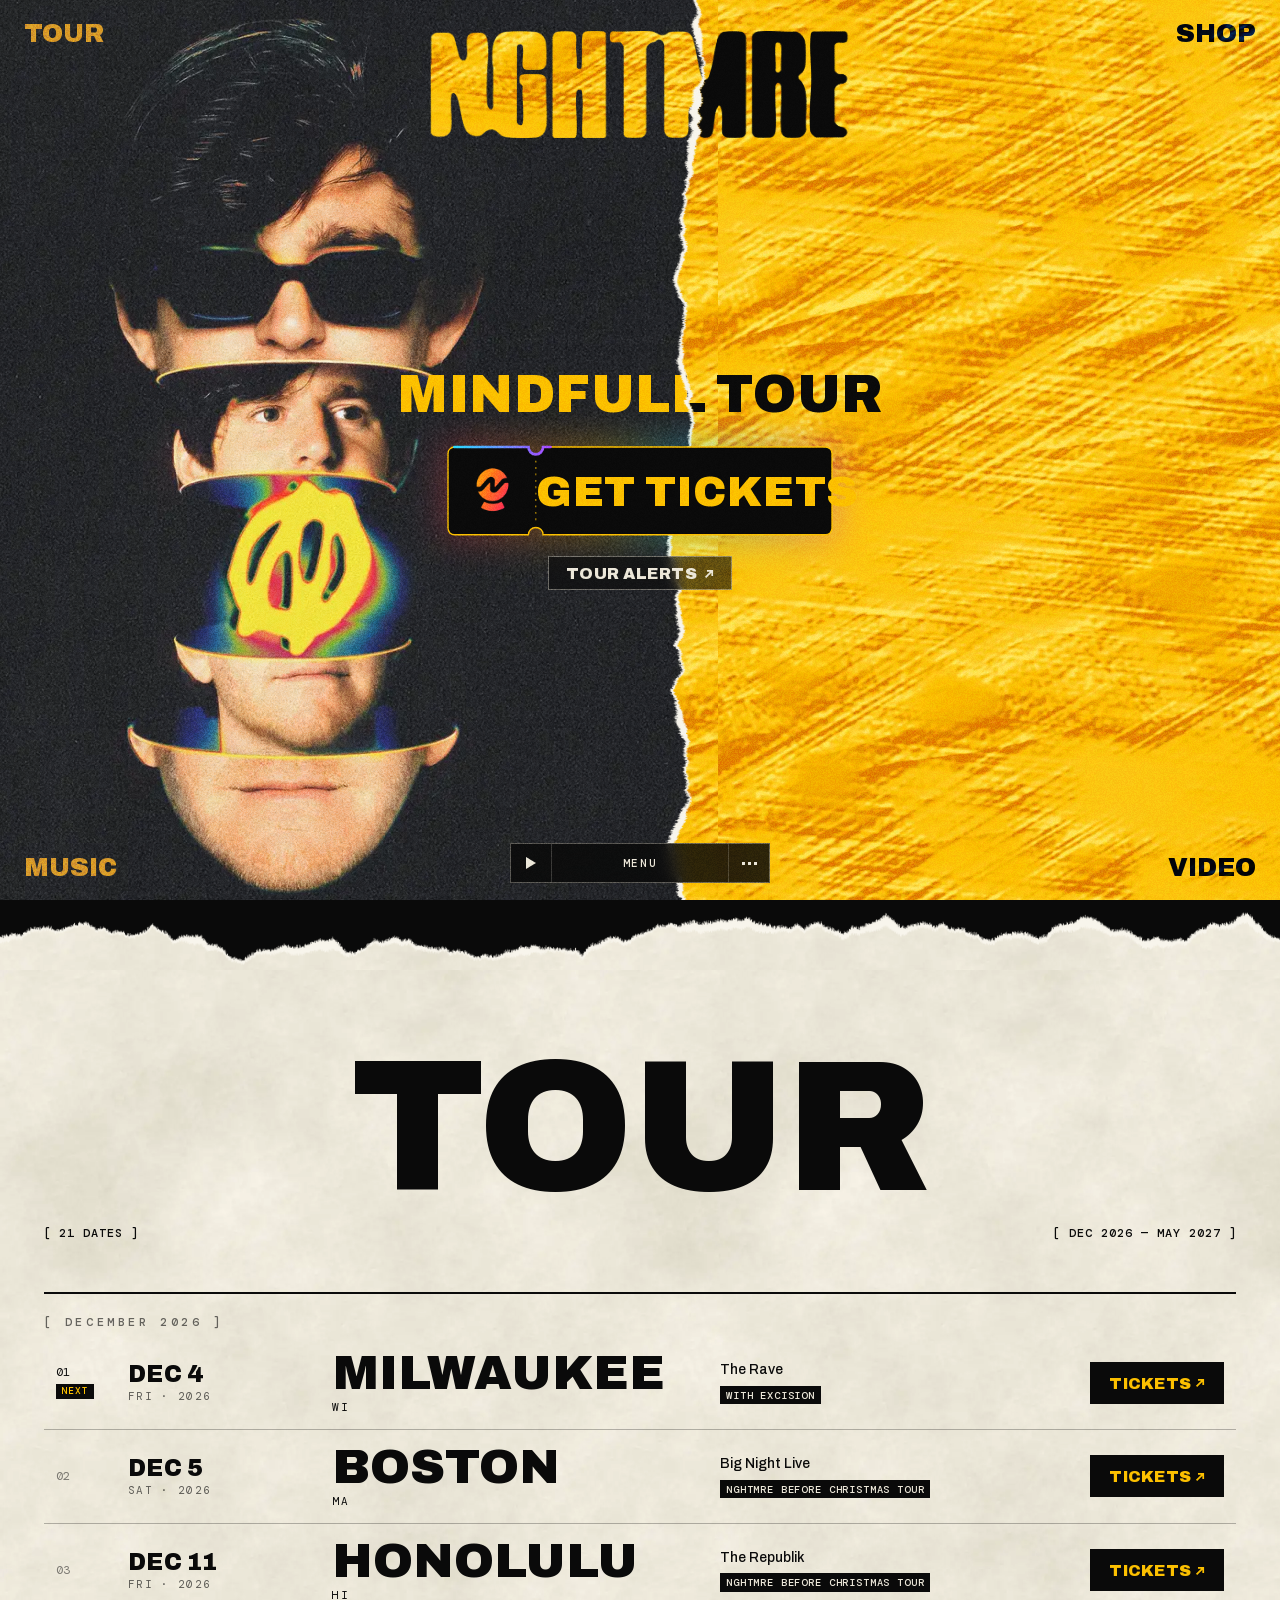
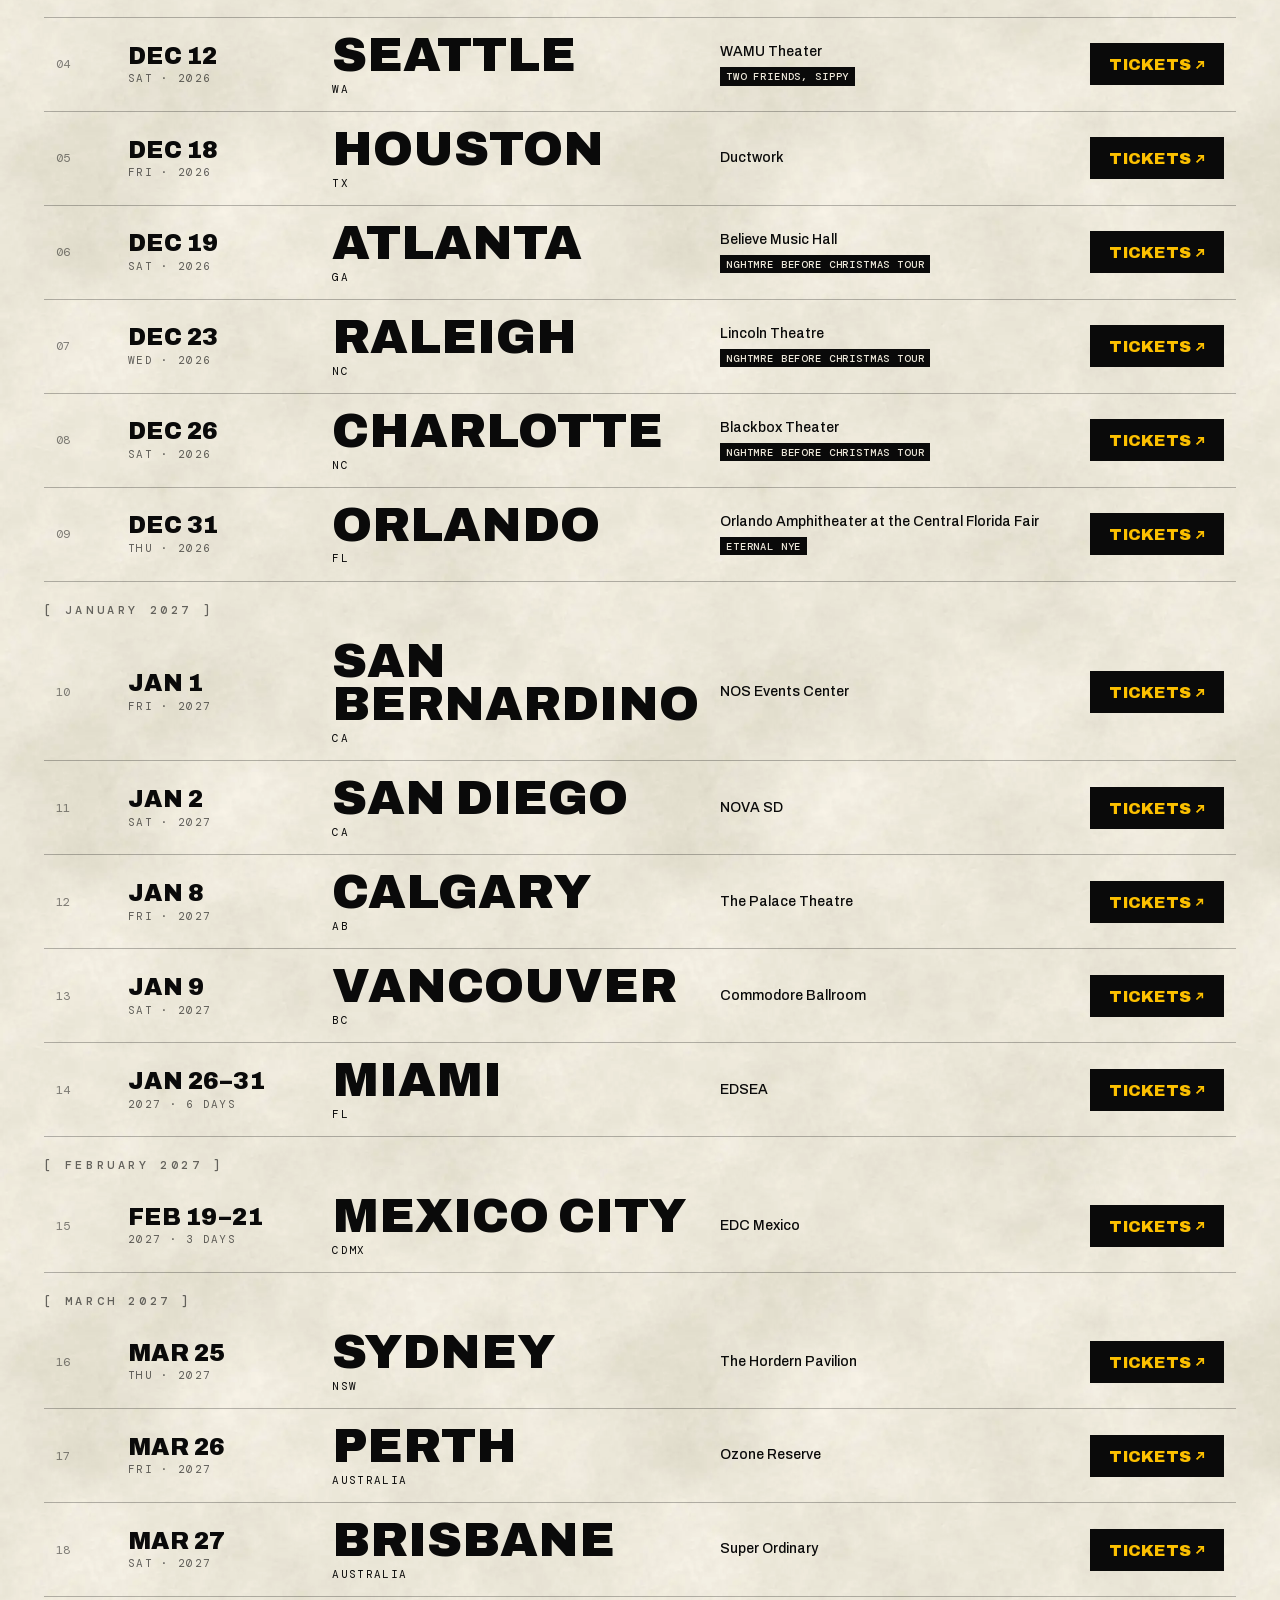
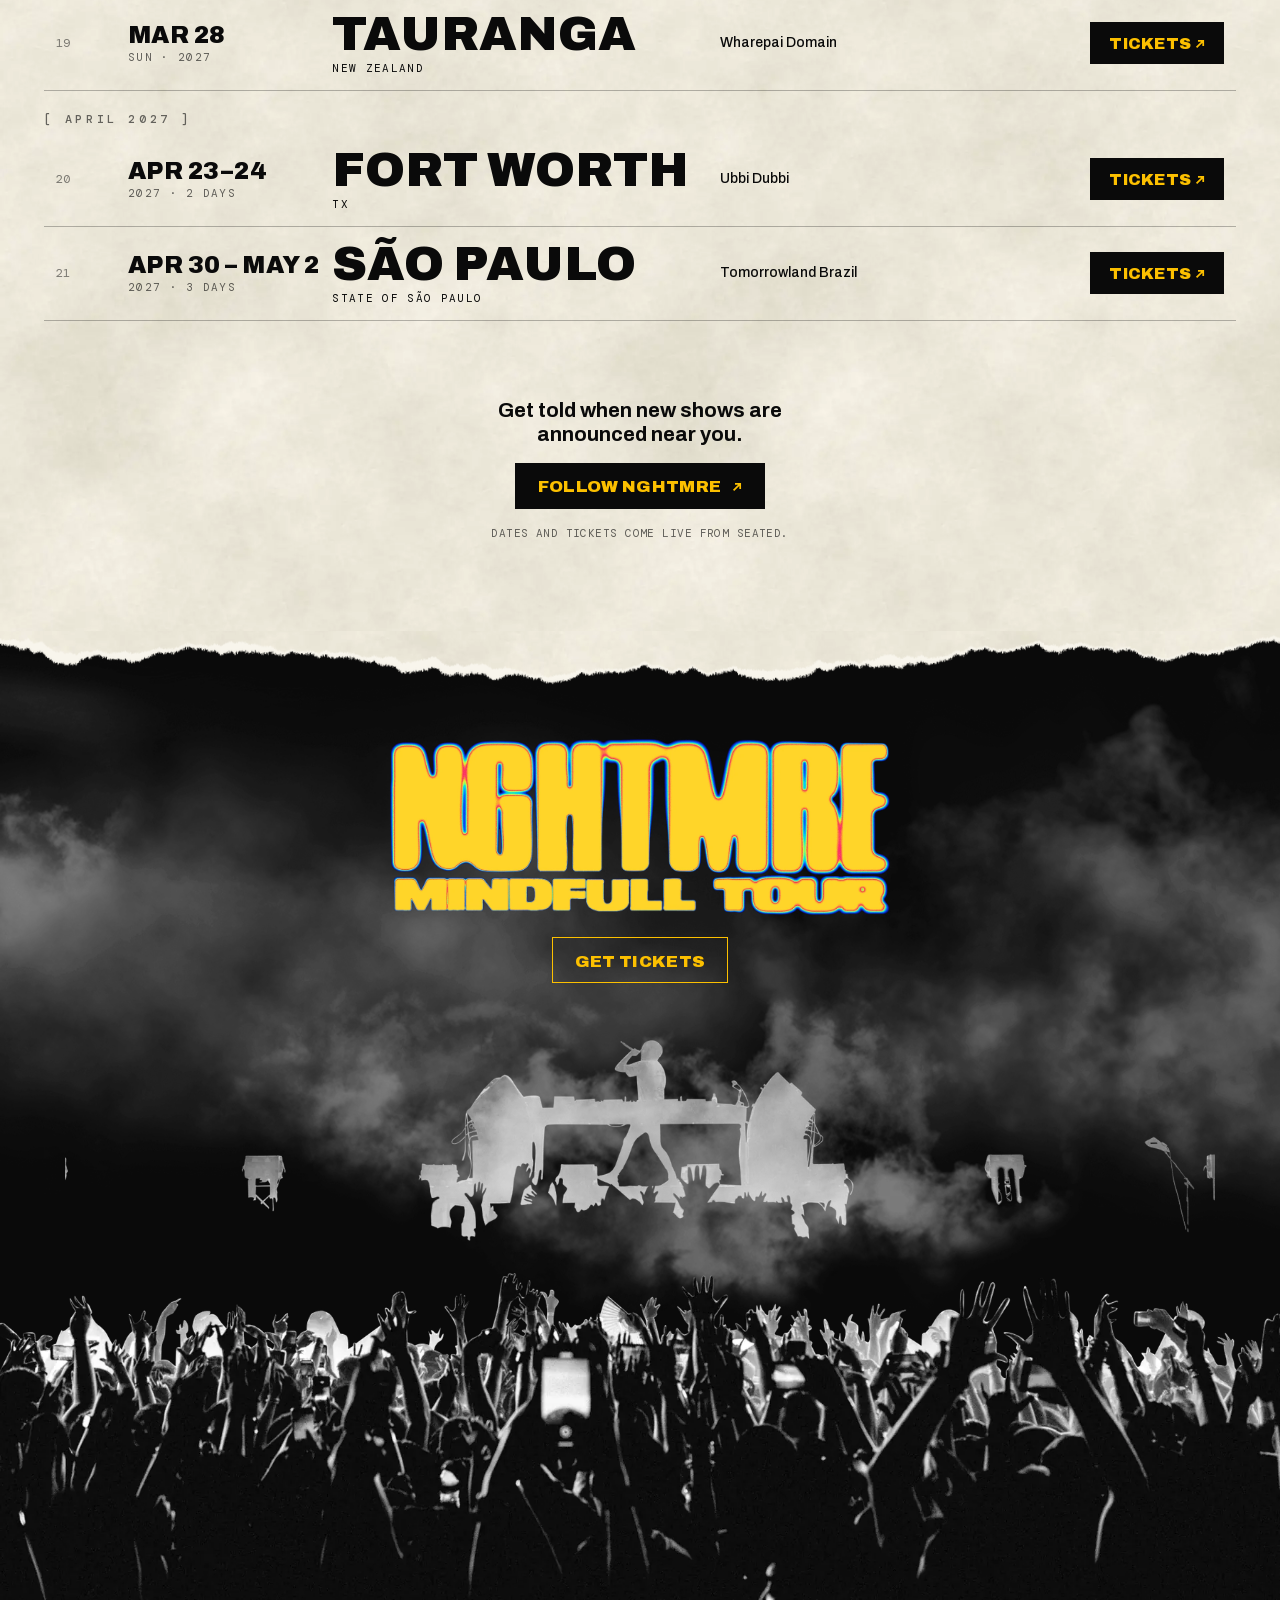
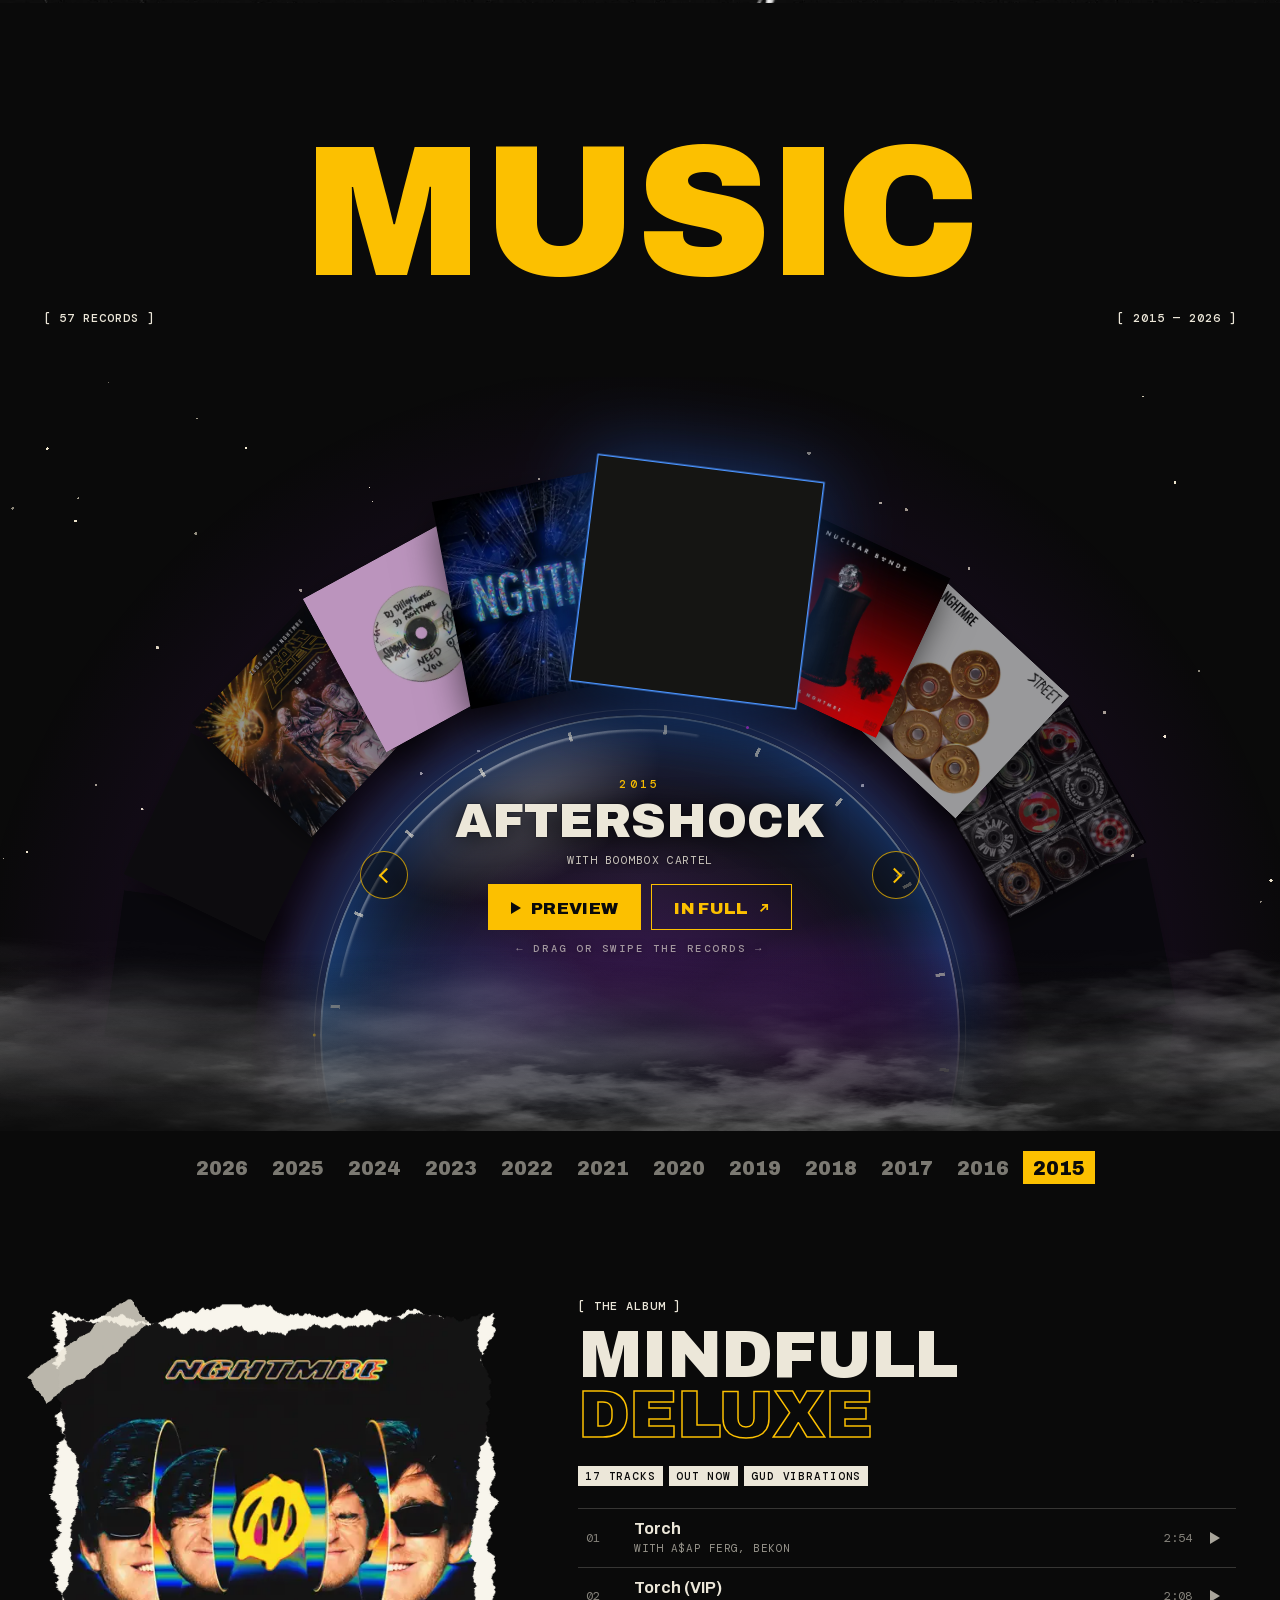
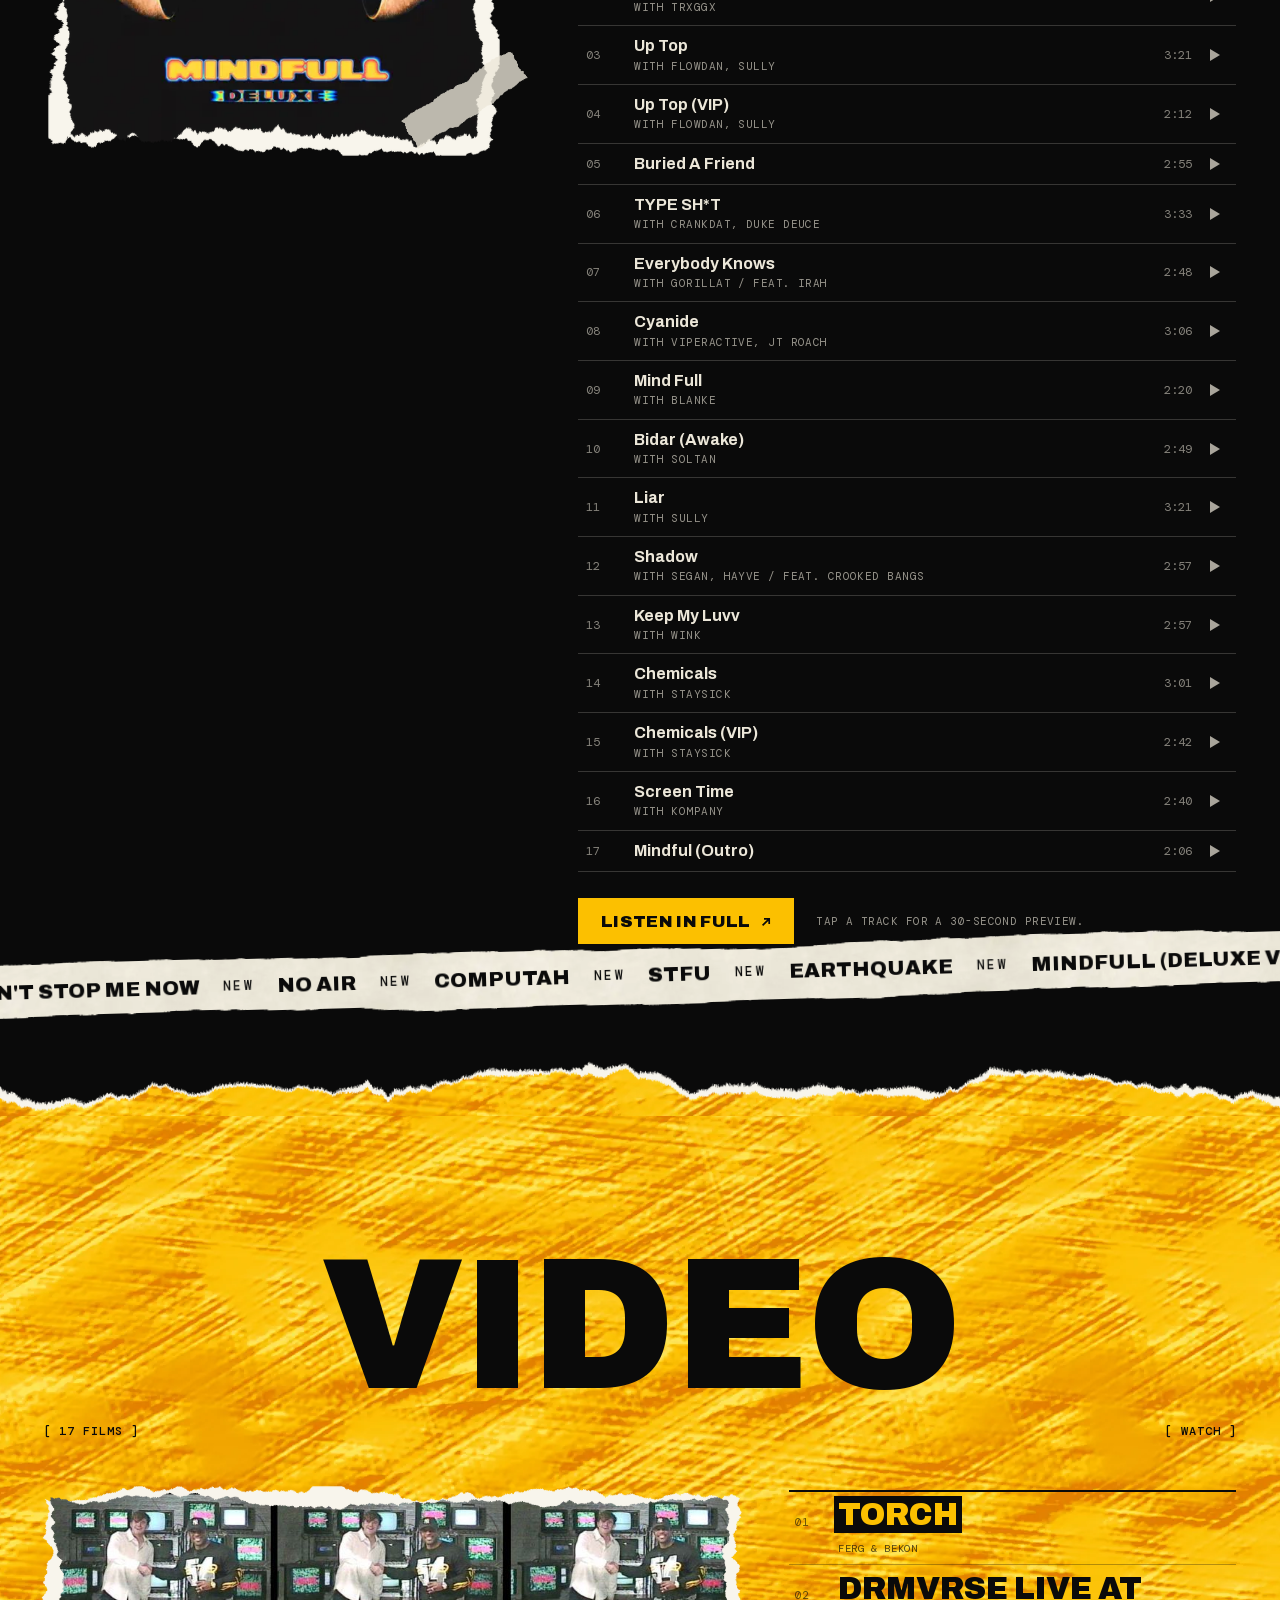
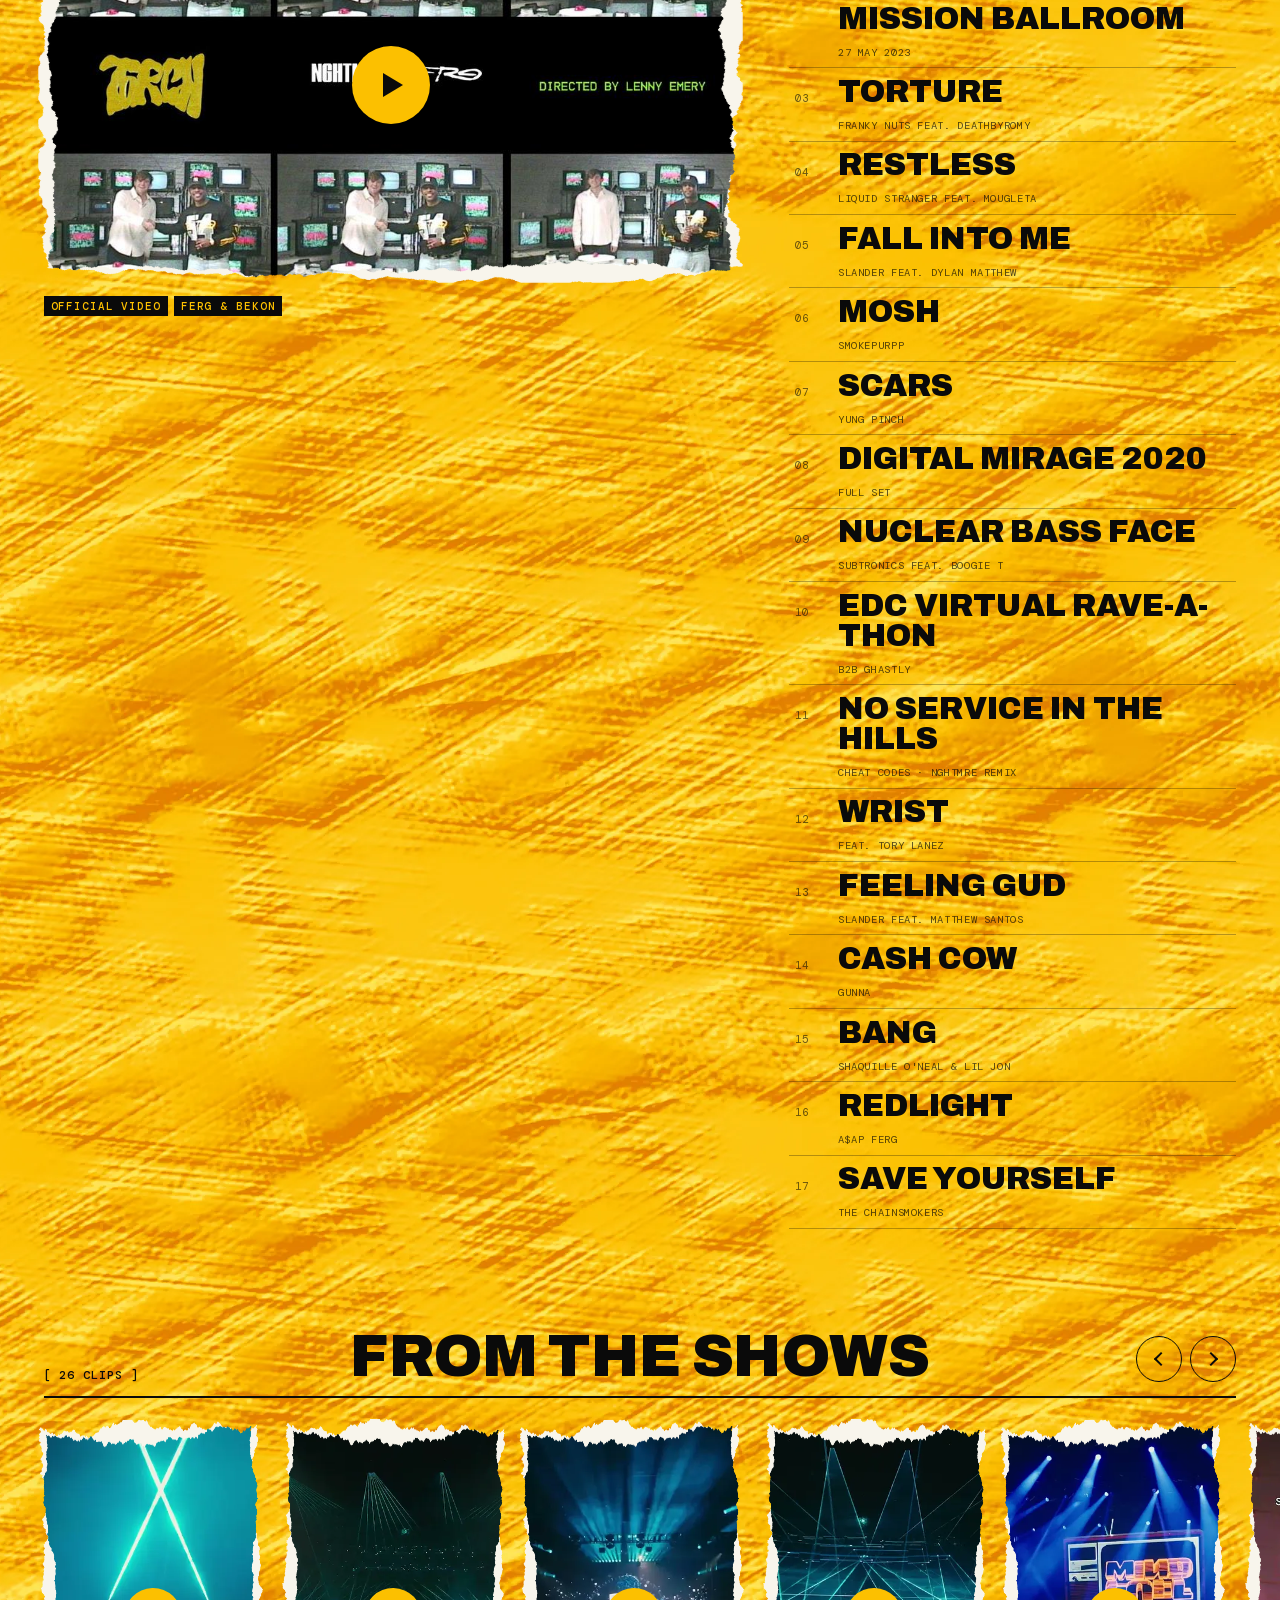
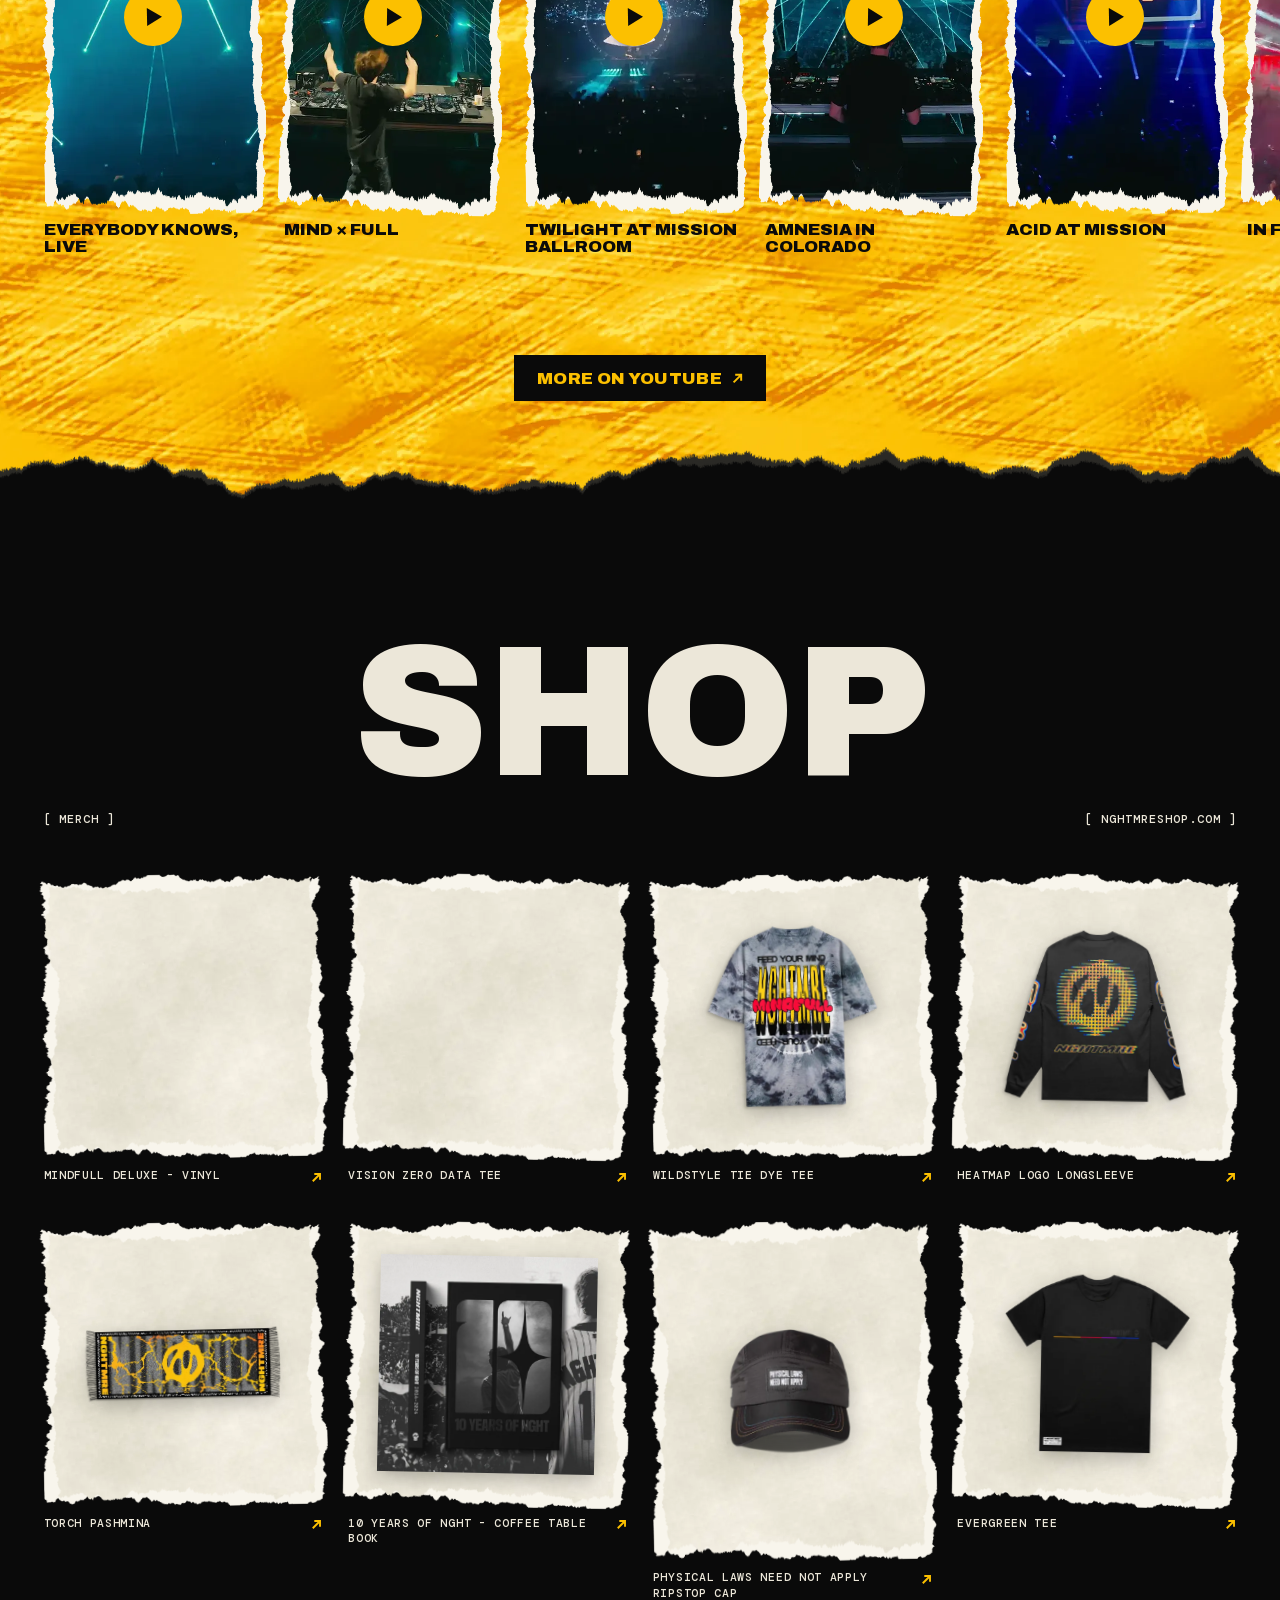
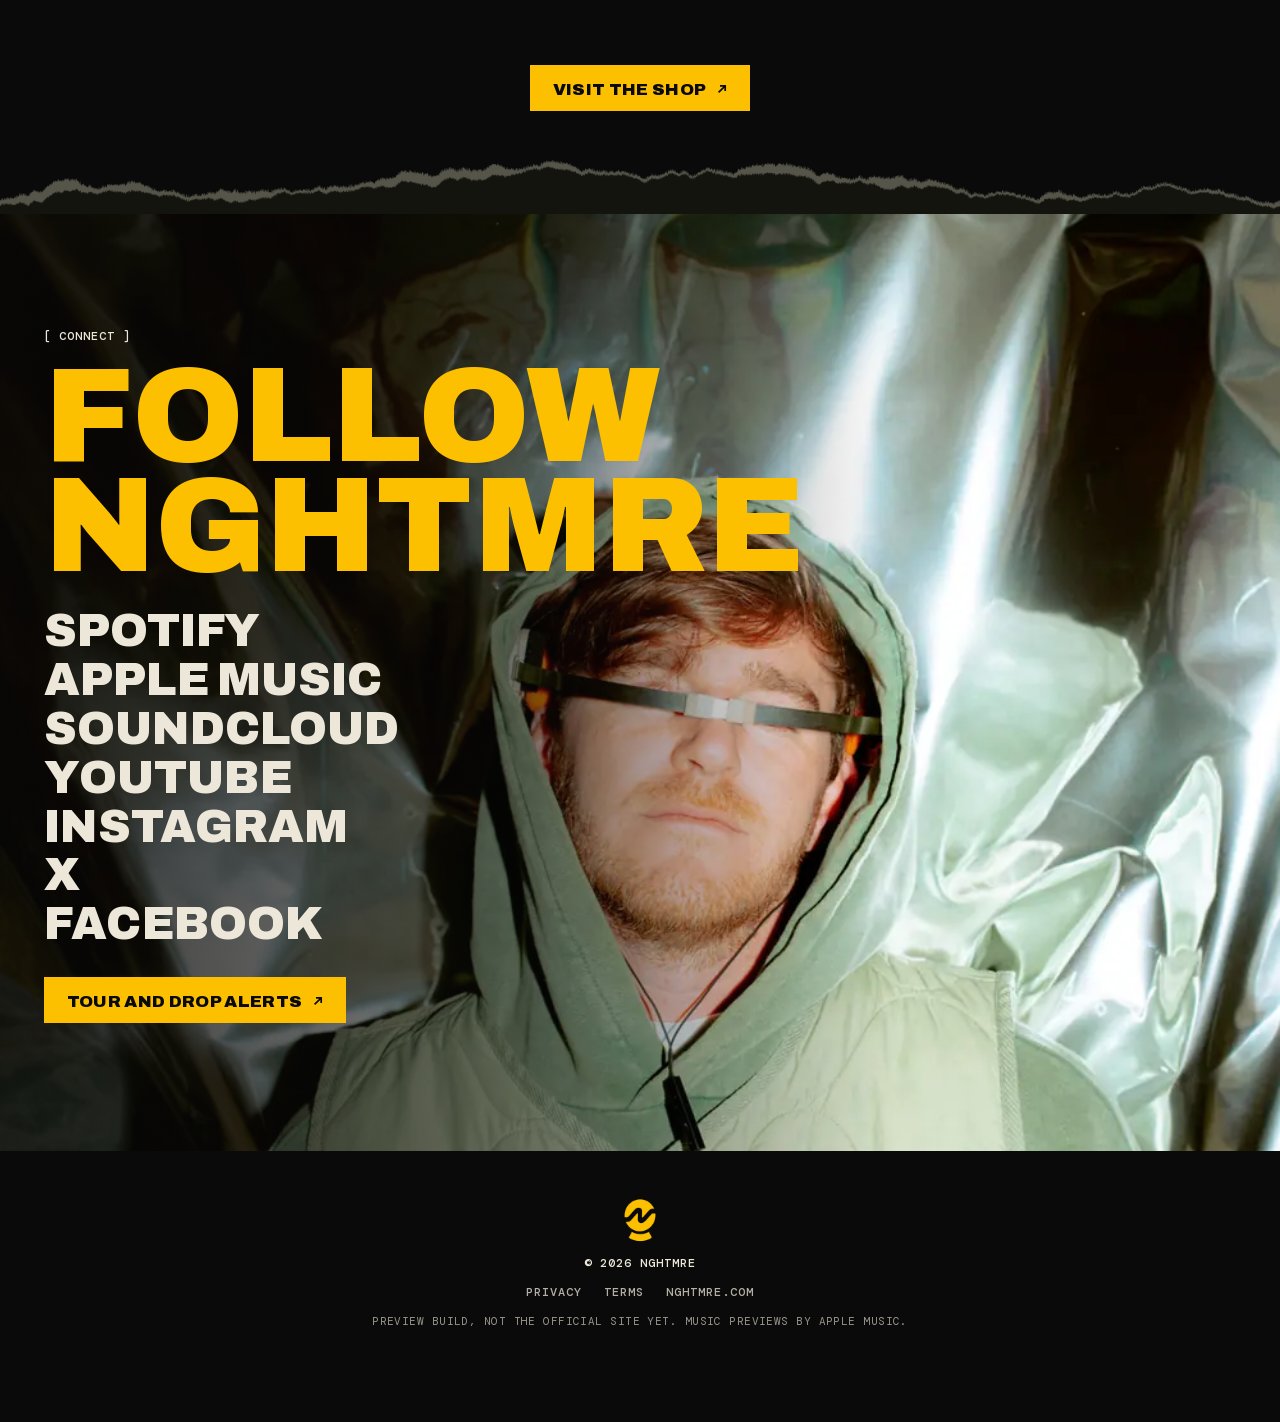
<file: index.html>
<!doctype html>
<html lang="en">
<head>
<meta charset="utf-8">
<meta name="viewport" content="width=device-width, initial-scale=1, viewport-fit=cover">
<meta name="robots" content="noindex">
<title>NGHTMRE</title>
<meta name="description" content="NGHTMRE. Mindfull Tour dates and tickets, music, videos and merch.">
<meta property="og:type" content="website">
<meta property="og:title" content="NGHTMRE: Mindfull Tour">
<meta property="og:description" content="Tour dates and tickets, music, videos and merch.">
<meta property="og:image" content="https://samsegan.github.io/nghtmre-site/img/share.jpg">
<meta property="og:image:width" content="1200">
<meta property="og:image:height" content="630">
<meta name="twitter:card" content="summary_large_image">
<meta name="theme-color" content="#0a0a0a">
<link rel="icon" href="data:image/svg+xml,%3Csvg xmlns='http://www.w3.org/2000/svg' viewBox='0 0 32 32'%3E%3Crect width='32' height='32' fill='%23fcc000'/%3E%3Cpath d='M8 23V9h3.400l6.200 8.200V9H21v14h-3.300l-6.300-8.300V23z' fill='%230a0a0a'/%3E%3C/svg%3E">
<link rel="preconnect" href="https://nghtmre.com" crossorigin>
<link rel="preload" href="https://nghtmre.com/cdn/shop/t/16/assets/DusterTM.woff" as="font" type="font/woff2" crossorigin>
<link rel="preload" href="https://nghtmre.com/cdn/shop/t/16/assets/bootzy.woff" as="font" type="font/woff2" crossorigin>
<link rel="preload" as="image" href="img/hero.webp" media="(min-width: 821px)">
<link rel="preload" as="image" href="img/hero-m.webp" media="(max-width: 820px)">
<link rel="stylesheet" href="css/styles.css">
<script>document.documentElement.className = 'js';</script>
</head>
<body>

<a class="skip" href="#tour">Skip to the tour dates</a>

<svg class="defs" width="0" height="0" aria-hidden="true" focusable="false">
  <linearGradient id="tix-heat" gradientUnits="userSpaceOnUse" x1="0" y1="0" x2="420" y2="96">
    <stop offset="0" stop-color="#22e4ff"/><stop offset=".3" stop-color="#c02cff"/><stop offset=".6" stop-color="#ff2d55"/><stop offset="1" stop-color="#fcc000"/>
  </linearGradient>
  <linearGradient id="orb-heat" gradientUnits="userSpaceOnUse" x1="0" y1="0" x2="200" y2="0">
    <stop offset="0" stop-color="#2f6bff"/><stop offset=".3" stop-color="#c02cff"/><stop offset=".55" stop-color="#ff2d55"/><stop offset=".8" stop-color="#ff7a1a"/><stop offset="1" stop-color="#fcc000"/>
  </linearGradient>
</svg>

<!-- once past the dates, tickets stay one tap away -->
<a class="tix tix-float" id="tix-float" href="#tour" aria-label="Get tickets for the Mindfull Tour" aria-hidden="true" tabindex="-1">
        <svg class="tix-shape" viewBox="0 0 420 96" aria-hidden="true" focusable="false">
          <path class="tix-body" d="M7 0H88A8 8 0 0 0 104 0H413A7 7 0 0 1 420 7V89A7 7 0 0 1 413 96H104A8 8 0 0 0 88 96H7A7 7 0 0 1 0 89V7A7 7 0 0 1 7 0Z"/>
          <path class="tix-run" pathLength="1000" d="M7 0H88A8 8 0 0 0 104 0H413A7 7 0 0 1 420 7V89A7 7 0 0 1 413 96H104A8 8 0 0 0 88 96H7A7 7 0 0 1 0 89V7A7 7 0 0 1 7 0Z"/>
          <path class="tix-perf" d="M96 15V81"/>
        </svg>
        <span class="tix-orb" aria-hidden="true"></span>
        <span class="tix-text">Get tickets</span>
</a>

<!-- film grain over everything -->
<div id="grain" aria-hidden="true"></div>

<!-- the four corners, as on nghtmre.com; they invert against whatever is behind them -->
<nav id="nav" aria-label="Sections">
  <a class="corner tl" href="#tour" data-sec="tour">Tour</a>
  <a class="corner tr" href="#shop" data-sec="shop">Shop</a>
  <a class="corner bl" href="#music" data-sec="music">Music</a>
  <a class="corner br" href="#video" data-sec="video">Video</a>
  <a class="nav-logo" href="#top" aria-label="NGHTMRE: back to the top"></a>
</nav>

<!-- the bag: what is picked from the shop, checked out on nghtmreshop.com -->
<button class="bag-btn" id="bag-btn" type="button" aria-controls="bag" aria-expanded="false" hidden>Bag <b id="bag-n">0</b></button>
<div class="bag" id="bag" role="dialog" aria-label="Your bag" hidden>
  <div class="bag-head">
    <span>Your bag</span>
    <button class="bag-x" type="button" aria-label="Close the bag">&times;</button>
  </div>
  <ul class="bag-list" id="bag-list"></ul>
  <div class="bag-foot">
    <p class="bag-sum"><span>Subtotal</span> <b id="bag-sum">$0</b></p>
    <a class="btn y solid bag-go" id="bag-go" href="https://nghtmreshop.com/cart" target="_blank" rel="noopener">Check out <span class="ext" aria-hidden="true"></span></a>
    <p class="fine">Checkout is on nghtmreshop.com, NGHTMRE's own store. Shipping and tax are added there.</p>
  </div>
</div>

<!-- bottom centre: the player and the dial -->
<div id="dock">
  <button class="dock-play" type="button" aria-label="Play a preview"><i aria-hidden="true"></i></button>
  <button class="dock-label" type="button" aria-expanded="false" aria-controls="dial">
    <span class="dock-text">Menu</span>
  </button>
  <button class="dock-more" type="button" aria-label="Open the menu" aria-expanded="false" aria-controls="dial"><i aria-hidden="true"></i></button>
  <span class="dock-bar" aria-hidden="true"></span>
</div>

<div id="dial" role="dialog" aria-label="Menu" hidden>
  <div class="dial-head">
    <span class="dial-sq" aria-hidden="true"></span>
    <span class="dial-title">NGHTMRE</span>
    <button class="dial-x" type="button" aria-label="Close the menu">&times;</button>
  </div>
  <div class="dial-face">
    <div class="dial-wheel">
      <a href="#tour" data-sec="tour"><b>1.</b> Tour</a>
      <a href="#music" data-sec="music"><b>2.</b> Music</a>
      <a href="#video" data-sec="video"><b>3.</b> Video</a>
      <a href="#shop" data-sec="shop"><b>4.</b> Shop</a>
      <a href="#connect" data-sec="connect"><b>5.</b> Connect</a>
      <a href="#top" data-sec="top">Top</a>
    </div>
    <span class="dial-ring" aria-hidden="true"></span>
    <span class="dial-dot" aria-hidden="true"></span>
    <button class="dial-play" type="button" aria-label="Play a preview"><i aria-hidden="true"></i></button>
  </div>
  <p class="dial-now"><span class="dial-now-k">Now</span> <span class="dial-now-v">Nothing playing</span></p>
  <div class="dial-foot">
    <a href="#tour">Tickets</a>
    <span class="dial-mark" aria-hidden="true"></span>
    <a href="https://laylo.com/nghtmre" target="_blank" rel="noopener">Follow</a>
  </div>
</div>

<main>

<div class="stack">

  <!-- ============ LANDING ============ -->
  <section id="top" class="hero" data-sec="top">
    <div class="hero-photo">
      <div class="cut">
        <picture>
          <source media="(max-width: 820px)" srcset="img/hero-m.webp">
          <img src="img/hero.webp" alt="NGHTMRE: a portrait cut into stacked slices, with a melting smiley in the middle" width="1800" height="1800" fetchpriority="high">
        </picture>
      </div>
    </div>

    <!-- the logo and the tour's name, printed across the tear: yellow on the photo... -->
    <div class="ink-y" aria-hidden="true"><span class="lk-logo"><b></b></span><span class="lk-title">Mindfull Tour</span></div>
    <div class="hero-paint">
      <span class="vtear" aria-hidden="true"></span>
      <!-- ...and black on the paint: the sheet, then its torn edge -->
      <div class="onpaint sheet" aria-hidden="true"><div class="herobox"><span class="heat"></span><span class="lk-logo"><b></b></span><span class="lk-title">Mindfull Tour</span></div></div>
      <div class="onpaint edge" aria-hidden="true"><div class="herobox"><span class="heat"></span><span class="lk-logo"><b></b></span><span class="lk-title">Mindfull Tour</span></div></div>
    </div>

    <div class="hero-ui">
      <h1 class="sr">NGHTMRE: Mindfull Tour</h1>
      <button class="dream-hit logo" type="button" aria-pressed="false" aria-label="NGHTMRE. Press to dream."></button>
      <button class="dream-hit title" type="button" aria-pressed="false" aria-label="Mindfull Tour. Press to dream."></button>
      <a class="tix" href="#tour" aria-label="Get tickets for the Mindfull Tour">
        <svg class="tix-shape" viewBox="0 0 420 96" aria-hidden="true" focusable="false">
          <path class="tix-body" d="M7 0H88A8 8 0 0 0 104 0H413A7 7 0 0 1 420 7V89A7 7 0 0 1 413 96H104A8 8 0 0 0 88 96H7A7 7 0 0 1 0 89V7A7 7 0 0 1 7 0Z"/>
          <path class="tix-run" pathLength="1000" d="M7 0H88A8 8 0 0 0 104 0H413A7 7 0 0 1 420 7V89A7 7 0 0 1 413 96H104A8 8 0 0 0 88 96H7A7 7 0 0 1 0 89V7A7 7 0 0 1 7 0Z"/>
          <path class="tix-perf" d="M96 15V81"/>
        </svg>
        <span class="tix-orb" aria-hidden="true"></span>
        <span class="tix-text">Get tickets</span>
      </a>
      <a class="hero-alerts" href="https://laylo.com/nghtmre/A9tr65" target="_blank" rel="noopener">Tour alerts <span class="ext" aria-hidden="true"></span></a>
    </div>

    <span class="lid top" aria-hidden="true"></span><span class="lid bottom" aria-hidden="true"></span>
  </section>

  <!-- ============ TOUR ============ -->
  <section id="tour" class="tour" data-sec="tour">
    <span class="tear top a paper" aria-hidden="true"></span>

    <header class="sec-head">
      <p class="label" id="tour-count">[ Dates ]</p>
      <h2 class="mega">Tour</h2>
      <p class="label r" id="tour-span">[ 2026 &mdash; 27 ]</p>
    </header>

    <ol class="shows" id="shows">
      <li class="shows-wait">
        <a href="https://nghtmre.com/pages/tour">The dates are on nghtmre.com <span class="ext" aria-hidden="true"></span></a>
      </li>
    </ol>

    <div class="tour-foot">
      <p>Get told when new shows are announced near you.</p>
      <a class="btn solid" href="https://laylo.com/nghtmre" target="_blank" rel="noopener">Follow NGHTMRE <span class="ext" aria-hidden="true"></span></a>
      <p class="fine">Dates and tickets come live from Seated.</p>
    </div>

    <!-- the stage, the fog and the crowd from nghtmre.com -->
    <div class="scene" id="scene">
      <span class="tear bottom b paper" aria-hidden="true"></span>
      <img class="scene-stage" src="img/stage.webp" alt="" width="1600" height="1066" loading="lazy">
      <img class="scene-fog" src="img/fog.webp" alt="" width="1400" height="738" loading="lazy">
      <div class="scene-copy">
        <img class="scene-title" src="img/tour-title.webp" alt="NGHTMRE Mindfull Tour" width="1300" height="459" loading="lazy">
        <a class="btn y" href="#tour">Get tickets</a>
      </div>
      <img class="scene-crowd" src="img/crowd.webp" alt="" width="1800" height="1200" loading="lazy">
    </div>
  </section>

</div>

<!-- ============ MUSIC ============ -->
<section id="music" class="music" data-sec="music">
  <header class="sec-head">
    <p class="label" id="music-count">[ Records ]</p>
    <h2 class="mega">Music</h2>
    <p class="label r">[ 2015 &mdash; 2026 ]</p>
  </header>

  <!-- every record, turning round his orb -->
  <div class="orbit" id="orbit">
    <div class="orbit-stage" id="orbit-stage" tabindex="0" aria-roledescription="carousel" aria-label="Every record. Drag or swipe sideways, or use the left and right arrow keys, to turn the wheel.">
      <span class="orbit-sky" aria-hidden="true"></span>
      <div class="orb" aria-hidden="true">
        <span class="orb-halo"></span>
        <span class="orb-glass">
          <span class="orb-mist m1"></span><span class="orb-mist m2"></span><span class="orb-mist m3"></span>
          <span class="orb-ticks"></span>
          <span class="orb-shine"></span><span class="orb-glint"></span>
        </span>
        <svg class="orb-ring" viewBox="0 0 200 200" focusable="false">
          <circle class="r0" cx="100" cy="100" r="99"/>
          <circle class="r1" id="orb-prog" cx="100" cy="100" r="99" pathLength="100" transform="rotate(180 100 100)"/>
        </svg>
      </div>
      <ul class="fan" id="fan"></ul>
      <div class="orbit-fog" aria-hidden="true">
        <img src="img/fog.webp" alt="" width="1400" height="738" loading="lazy">
        <img src="img/fog.webp" alt="" width="1400" height="738" loading="lazy">
      </div>
      <button class="orb-turn back" type="button" aria-label="Turn the wheel back one record"><i aria-hidden="true"></i></button>
      <button class="orb-turn fwd" type="button" aria-label="Turn the wheel on one record"><i aria-hidden="true"></i></button>
      <div class="vision" aria-live="polite">
        <p class="vision-when" id="vision-when"></p>
        <h3 class="vision-title" id="vision-title"></h3>
        <p class="vision-who" id="vision-who"></p>
        <div class="vision-btns">
          <button class="btn y solid" type="button" id="vision-play"><span class="dp-i" aria-hidden="true"></span><span class="dp-t">Preview</span></button>
          <a class="btn y" id="vision-link" href="#" target="_blank" rel="noopener">In full <span class="ext" aria-hidden="true"></span></a>
        </div>
        <p class="vision-hint" aria-hidden="true"><span>&larr;</span> Drag or swipe the records <span>&rarr;</span></p>
      </div>
    </div>
    <ol class="orbit-years" id="orbit-years" aria-label="Jump to a year"></ol>
  </div>

  <div class="album" id="album">
    <div class="album-art">
      <div class="torn sq">
        <img id="album-img" src="art/mindfull-deluxe-version.webp" alt="MINDFULL (Deluxe Version) cover" width="520" height="520">
      </div>
      <span class="tape t1" aria-hidden="true"></span>
      <span class="tape t2" aria-hidden="true"></span>
    </div>
    <div class="album-body">
      <p class="label">[ The album ]</p>
      <h3 class="album-title">Mindfull <em>Deluxe</em></h3>
      <ul class="specs" id="album-specs">
        <li><span>17 tracks</span></li>
        <li><span>Out now</span></li>
        <li><span>Gud Vibrations</span></li>
      </ul>
      <ol class="tracks" id="tracks"></ol>
      <div class="album-foot">
        <a class="btn y solid" id="album-link" href="https://album.link/i/1887643726" target="_blank" rel="noopener">Listen in full <span class="ext" aria-hidden="true"></span></a>
        <p class="fine">Tap a track for a 30-second preview.</p>
      </div>
    </div>
  </div>

  <!-- the same records as a grid, for ?records=grid -->
  <div class="grid-view" id="grid-view" hidden>
    <div class="cat-head">
      <p class="label">[ Every record ]</p>
      <p class="label r">Tap a sleeve to hear it</p>
    </div>
    <ul class="cat" id="cat"></ul>
    <div class="cat-more">
      <button class="btn y" type="button" id="cat-all">View all</button>
    </div>
  </div>
</section>

<!-- torn strip of the newest records -->
<div class="strip" aria-hidden="true"><div class="strip-in"><div class="strip-run" id="strip-run"></div></div></div>

<!-- ============ VIDEO ============ -->
<section id="video" class="video" data-sec="video">
  <span class="tear top c paint" aria-hidden="true"></span>

  <header class="sec-head">
    <p class="label" id="video-count">[ Films ]</p>
    <h2 class="mega">Video</h2>
    <p class="label r">[ Watch ]</p>
  </header>

  <div class="vid">
    <div class="vid-stage">
      <div class="torn wide" id="vid-frame"></div>
      <p class="vid-meta" id="vid-meta"></p>
    </div>
    <ol class="vid-list" id="vid-list"></ol>
  </div>
  <!-- his YouTube Shorts: moments from the shows, played in the page -->
  <div class="clips" id="clips">
    <div class="clips-head">
      <p class="label" id="clips-count">[ Clips ]</p>
      <h3 class="clips-title">From the shows</h3>
      <div class="clips-turn">
        <button type="button" class="clips-b back" aria-label="Earlier clips"><i aria-hidden="true"></i></button>
        <button type="button" class="clips-b fwd" aria-label="More clips"><i aria-hidden="true"></i></button>
      </div>
    </div>
    <ul class="clips-run" id="clips-run"></ul>
  </div>

  <div class="vid-more">
    <a class="btn solid" href="https://www.youtube.com/@NGHTMRE" target="_blank" rel="noopener">More on YouTube <span class="ext" aria-hidden="true"></span></a>
  </div>
</section>

<!-- ============ SHOP ============ -->
<section id="shop" class="shop" data-sec="shop">
  <span class="tear top a ink" aria-hidden="true"></span>

  <header class="sec-head">
    <p class="label">[ Merch ]</p>
    <h2 class="mega">Shop</h2>
    <p class="label r" id="shop-state">[ nghtmreshop.com ]</p>
  </header>

  <ul class="merch" id="merch"></ul>
  <div class="shop-more">
    <a class="btn y solid" href="https://nghtmreshop.com" target="_blank" rel="noopener">Visit the shop <span class="ext" aria-hidden="true"></span></a>
  </div>
</section>

<!-- ============ CONNECT ============ -->
<section id="connect" class="connect" data-sec="connect">
  <span class="tear top b foil" aria-hidden="true"></span>
  <picture class="connect-bg">
    <source media="(max-width: 820px)" srcset="img/foil-m.webp">
    <img src="img/foil.webp" alt="NGHTMRE in a green hooded jacket and a visor, in front of crumpled silver foil" width="2000" height="1604" loading="lazy">
  </picture>

  <div class="connect-in">
    <p class="label">[ Connect ]</p>
    <h2 class="connect-title">Follow<br>NGHTMRE</h2>
    <ul class="socials">
      <li><a href="https://open.spotify.com/artist/76M2Ekj8bG8W7X2nbx2CpF" target="_blank" rel="noopener"><span>Spotify</span></a></li>
      <li><a href="https://music.apple.com/us/artist/nghtmre/910641213" target="_blank" rel="noopener"><span>Apple Music</span></a></li>
      <li><a href="https://soundcloud.com/nghtmre" target="_blank" rel="noopener"><span>SoundCloud</span></a></li>
      <li><a href="https://www.youtube.com/@NGHTMRE" target="_blank" rel="noopener"><span>YouTube</span></a></li>
      <li><a href="https://www.instagram.com/nghtmre" target="_blank" rel="noopener"><span>Instagram</span></a></li>
      <li><a href="https://twitter.com/NGHTMRE" target="_blank" rel="noopener"><span>X</span></a></li>
      <li><a href="https://www.facebook.com/nghtmre/" target="_blank" rel="noopener"><span>Facebook</span></a></li>
    </ul>
    <a class="btn y solid" href="https://laylo.com/nghtmre" target="_blank" rel="noopener">Tour and drop alerts <span class="ext" aria-hidden="true"></span></a>
  </div>
</section>

</main>

<footer class="foot">
  <span class="foot-mark" aria-hidden="true"></span>
  <p>&copy; <span id="year">2026</span> NGHTMRE</p>
  <p class="foot-links">
    <a href="https://nghtmre.com/pages/privacy-policy" target="_blank" rel="noopener">Privacy</a>
    <a href="https://nghtmre.com/pages/terms-of-service" target="_blank" rel="noopener">Terms</a>
    <a href="https://nghtmre.com/" target="_blank" rel="noopener">nghtmre.com</a>
  </p>
  <p class="fine">Preview build, not the official site yet. Music previews by Apple Music.</p>
</footer>

<noscript><p class="noscript">This page fills in its dates, records and videos with JavaScript. Everything is also on <a href="https://nghtmre.com/">nghtmre.com</a>.</p></noscript>

<script src="js/data.js"></script>
<script src="js/app.js"></script>
</body>
</html>
</file>
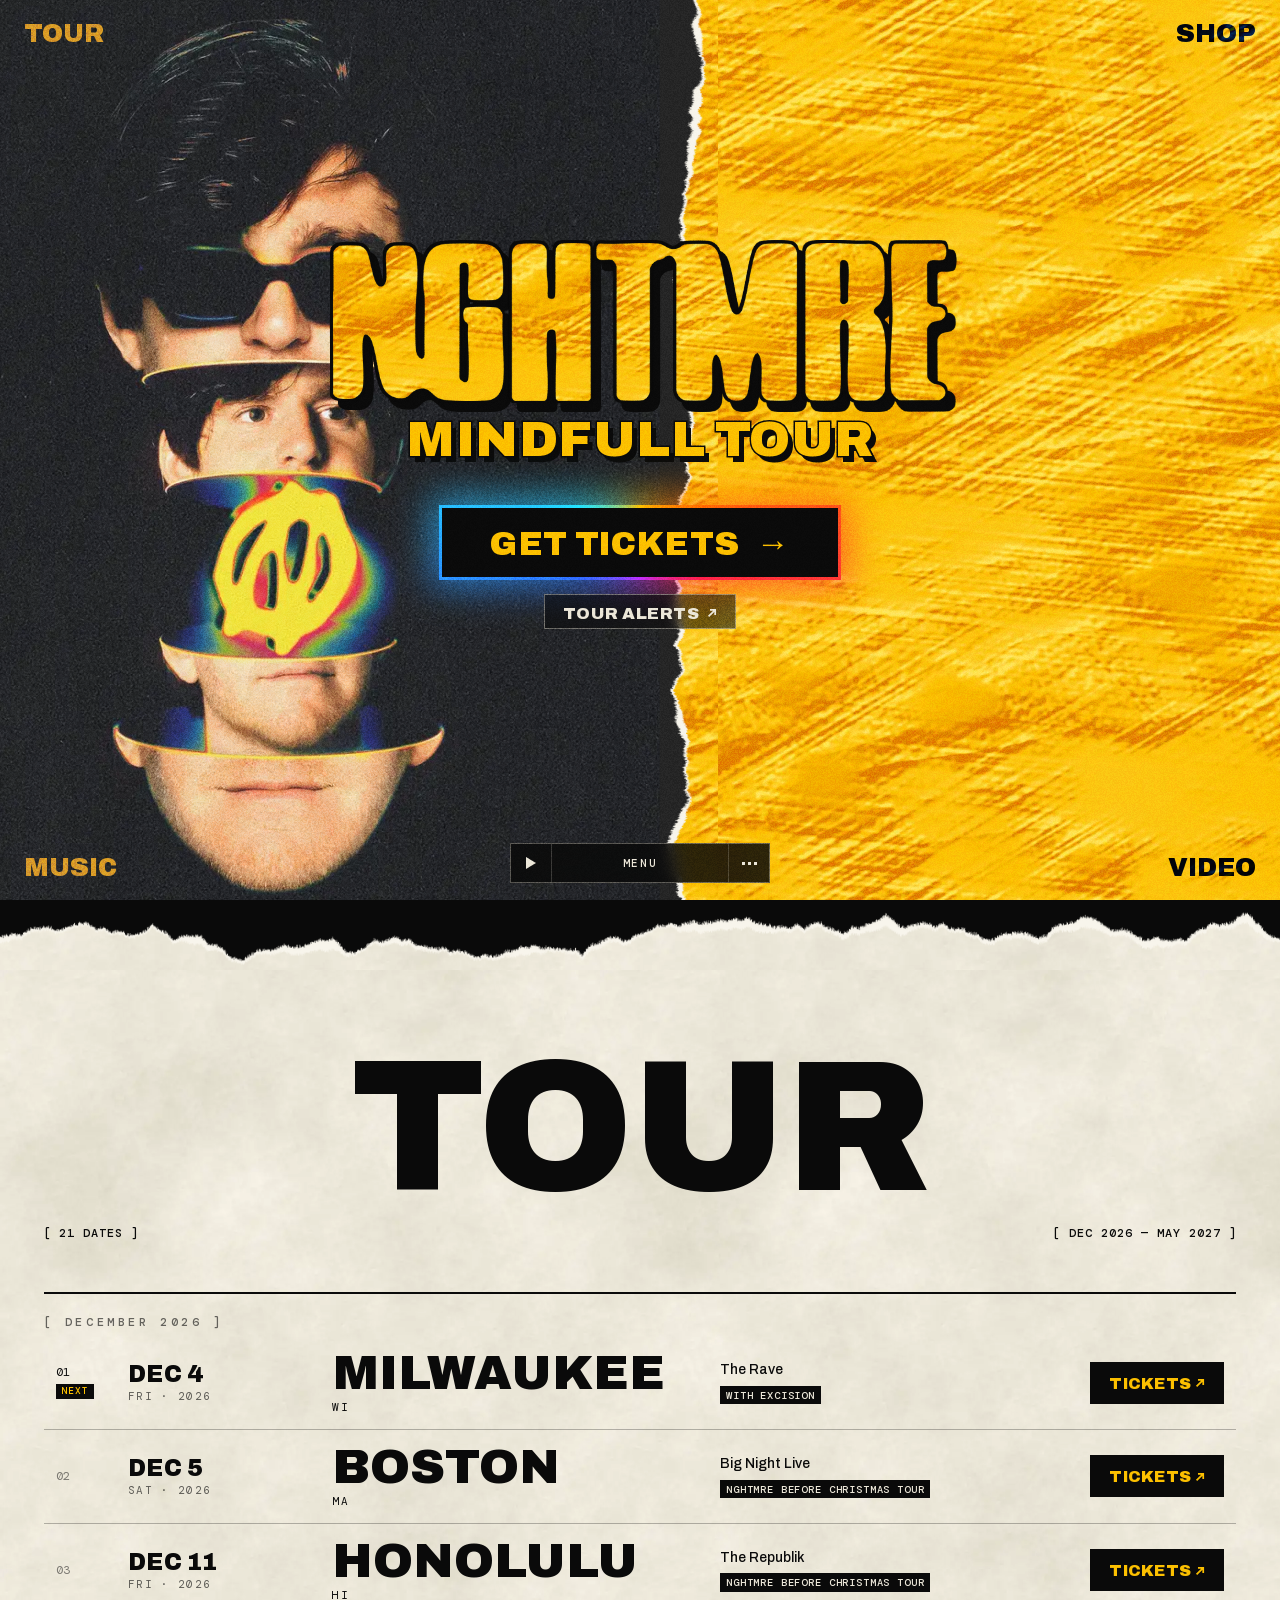
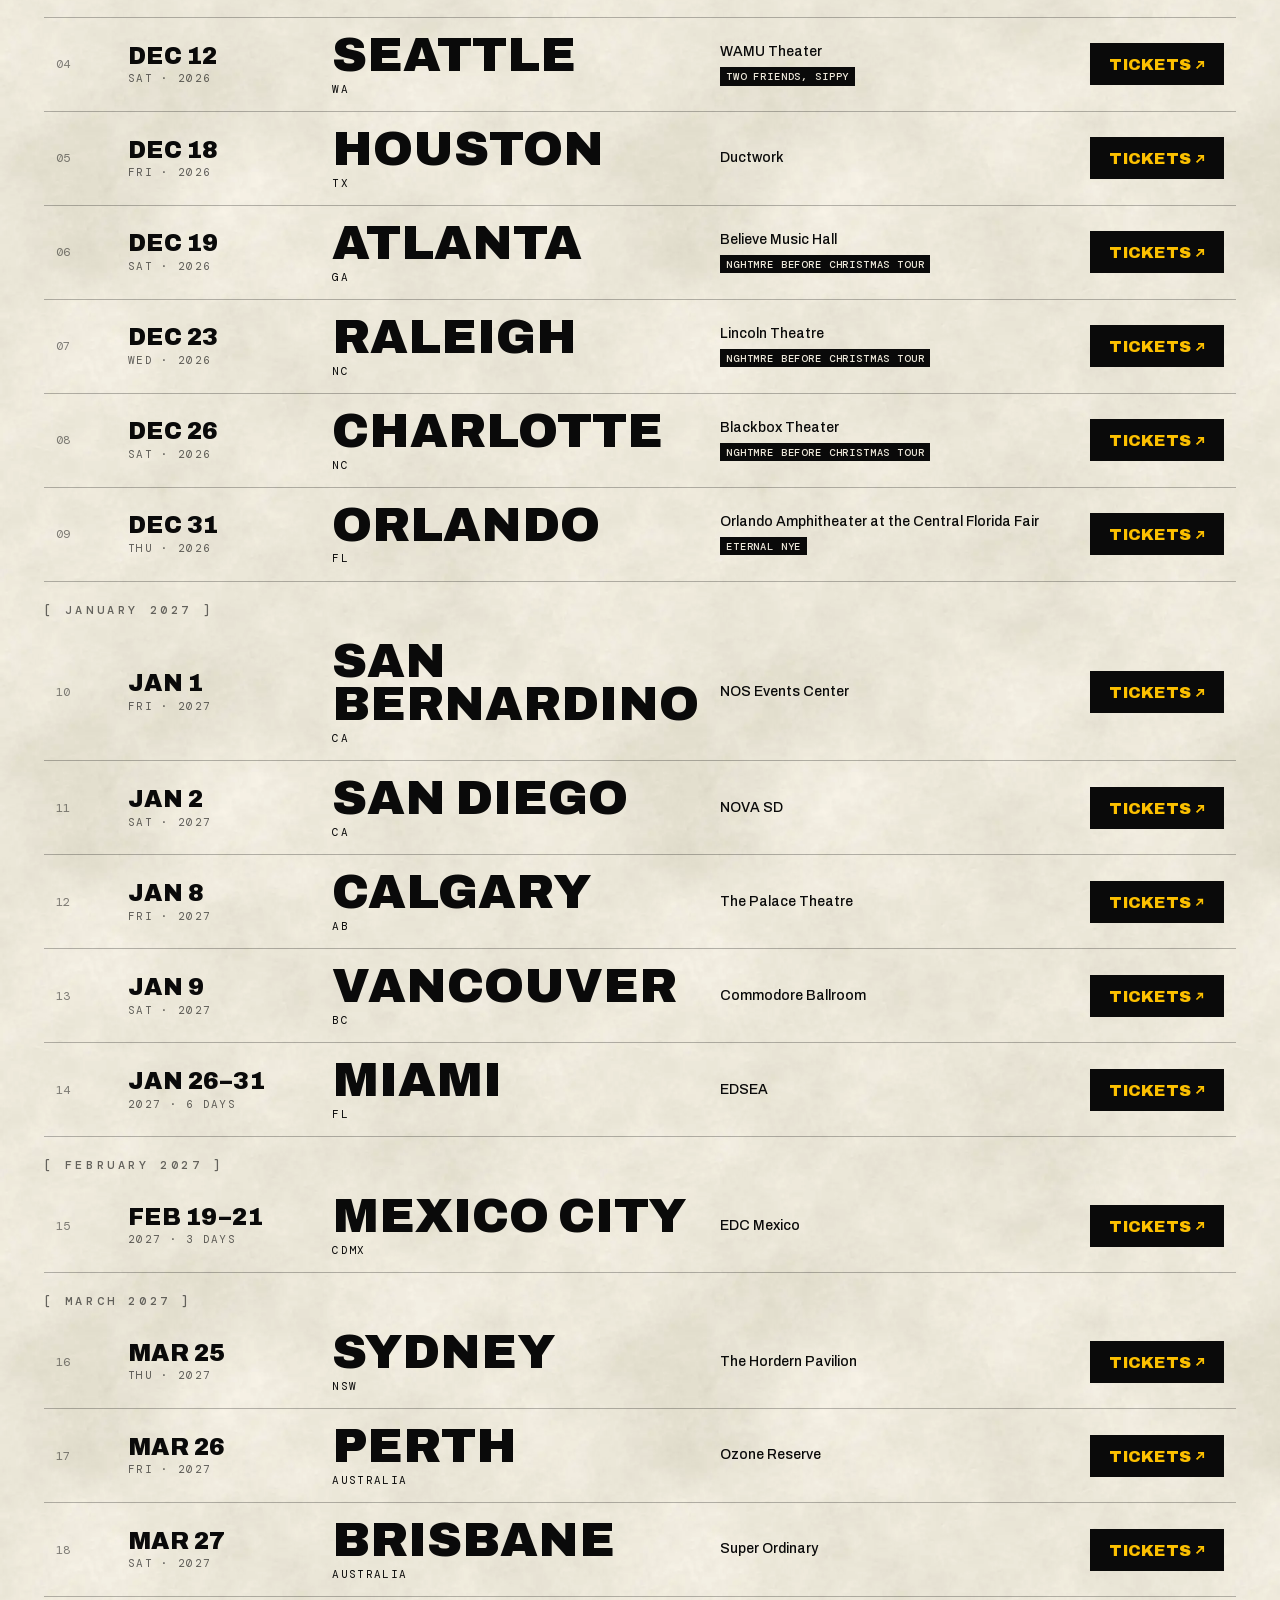
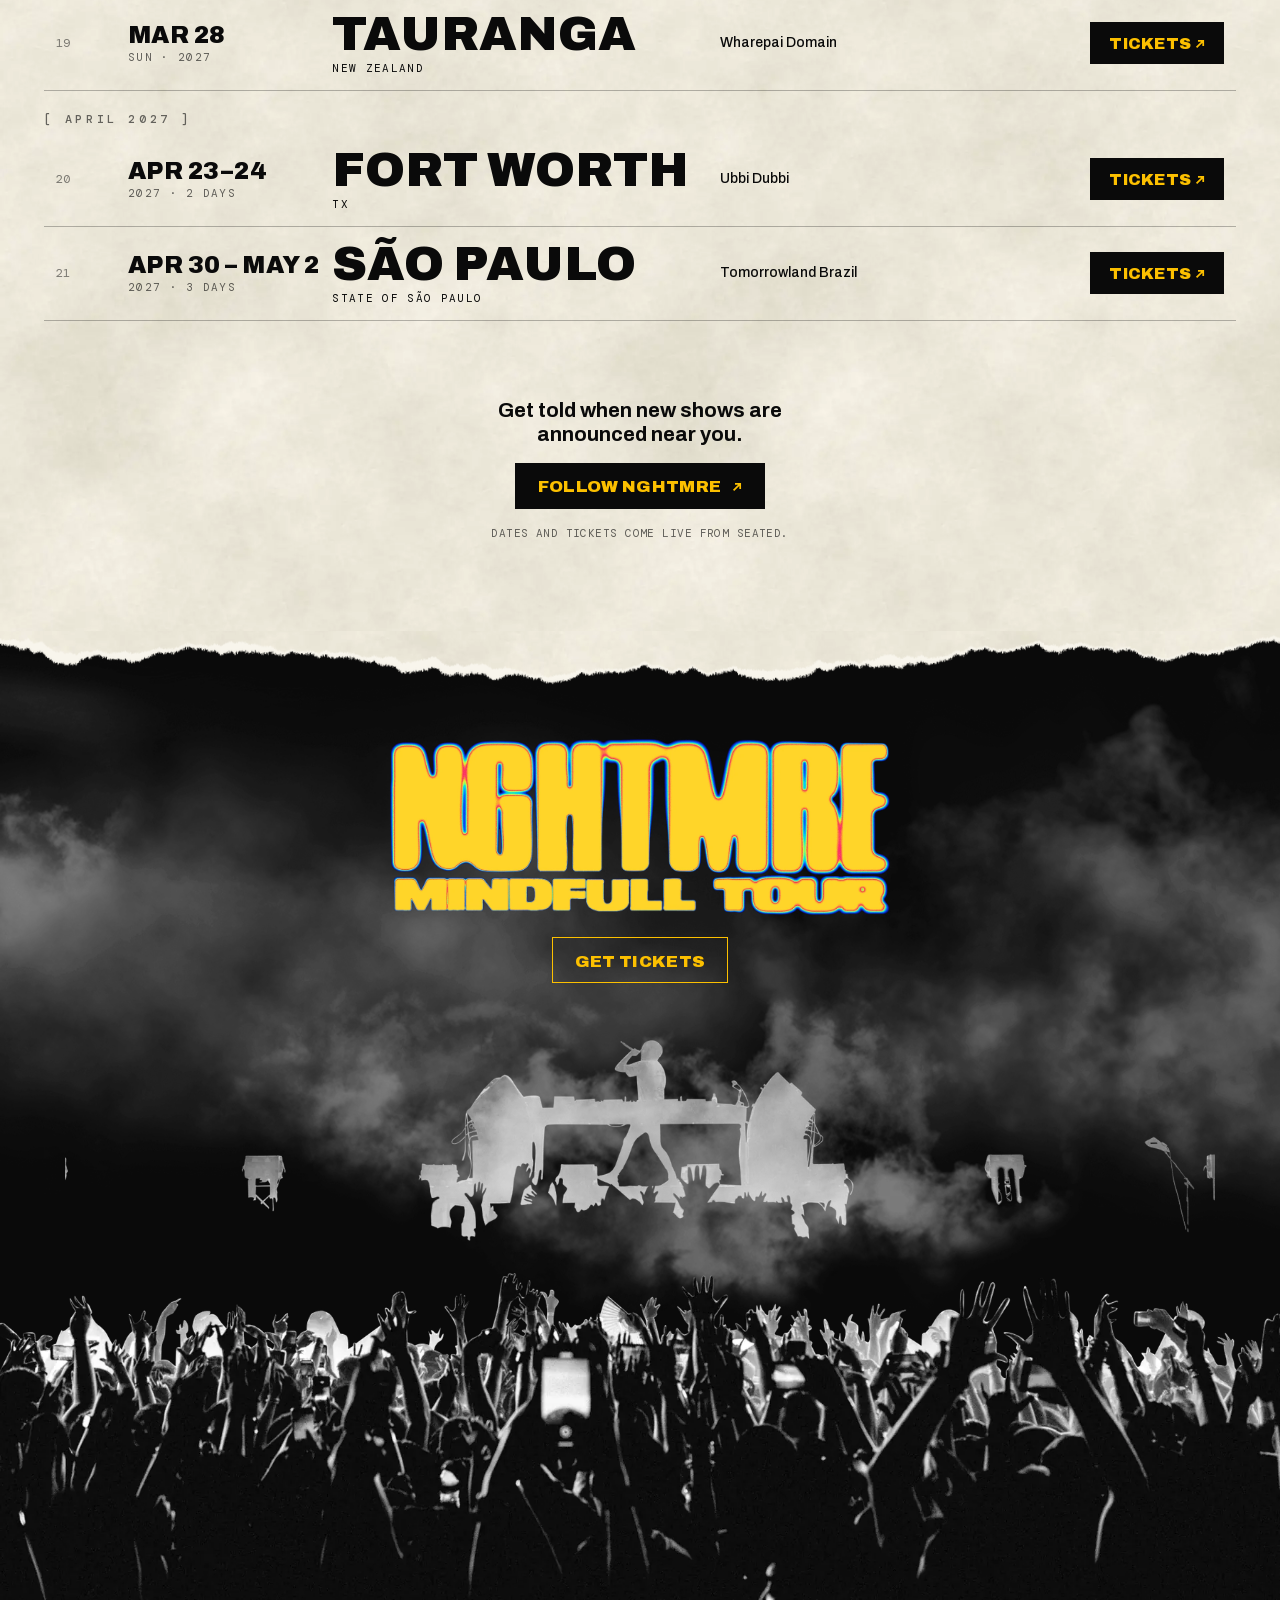
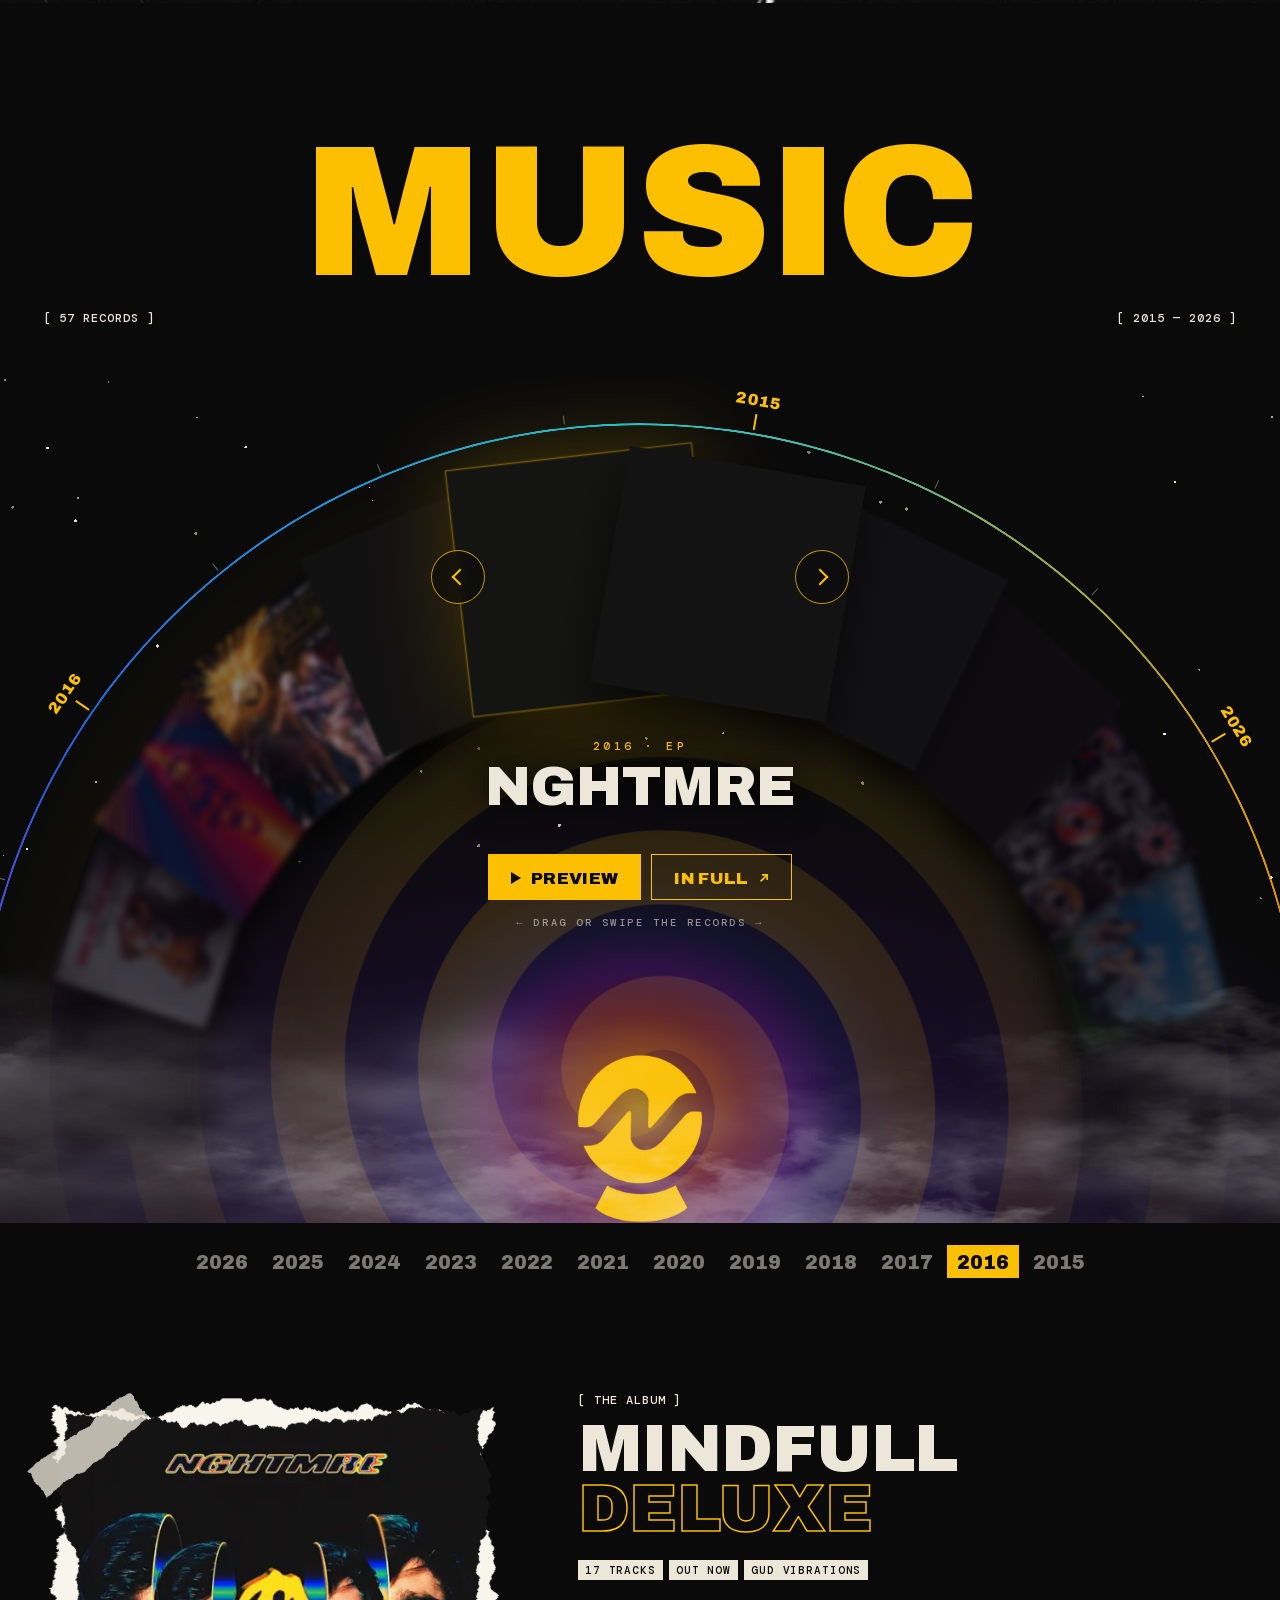
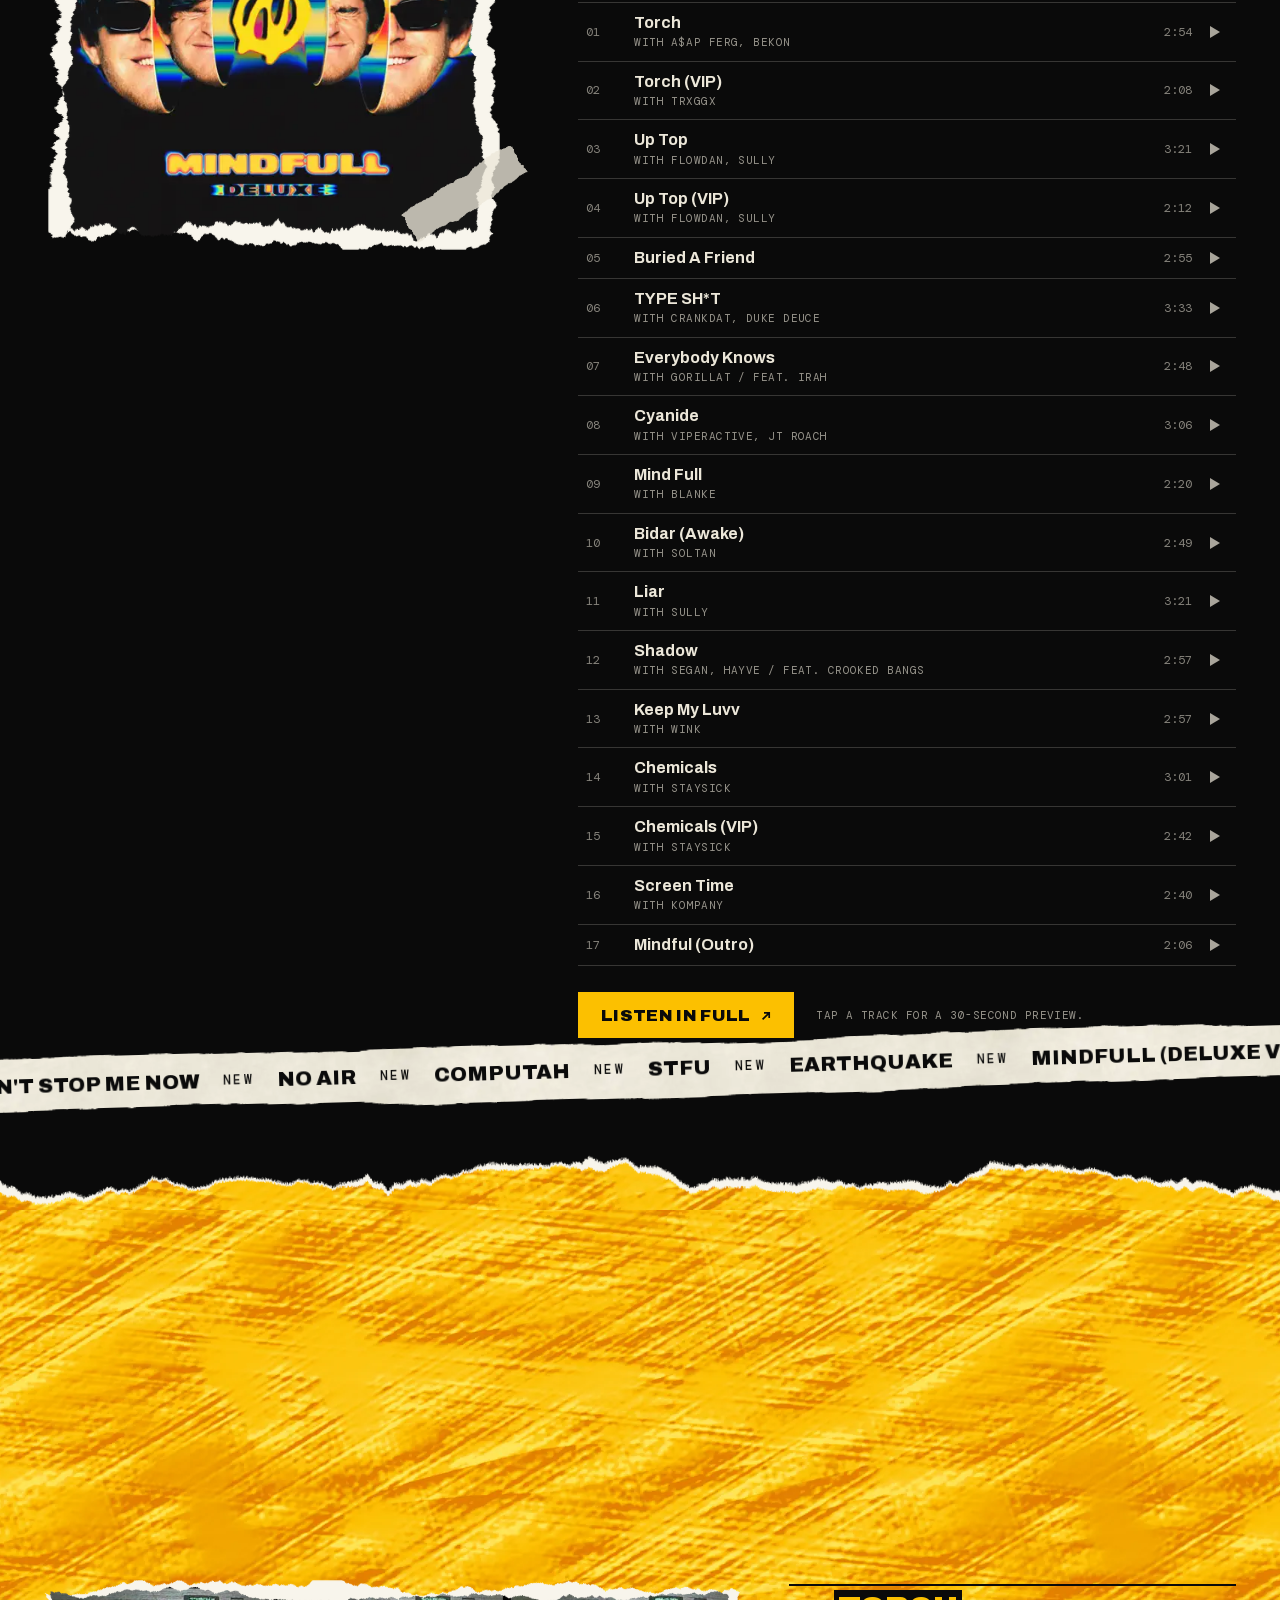
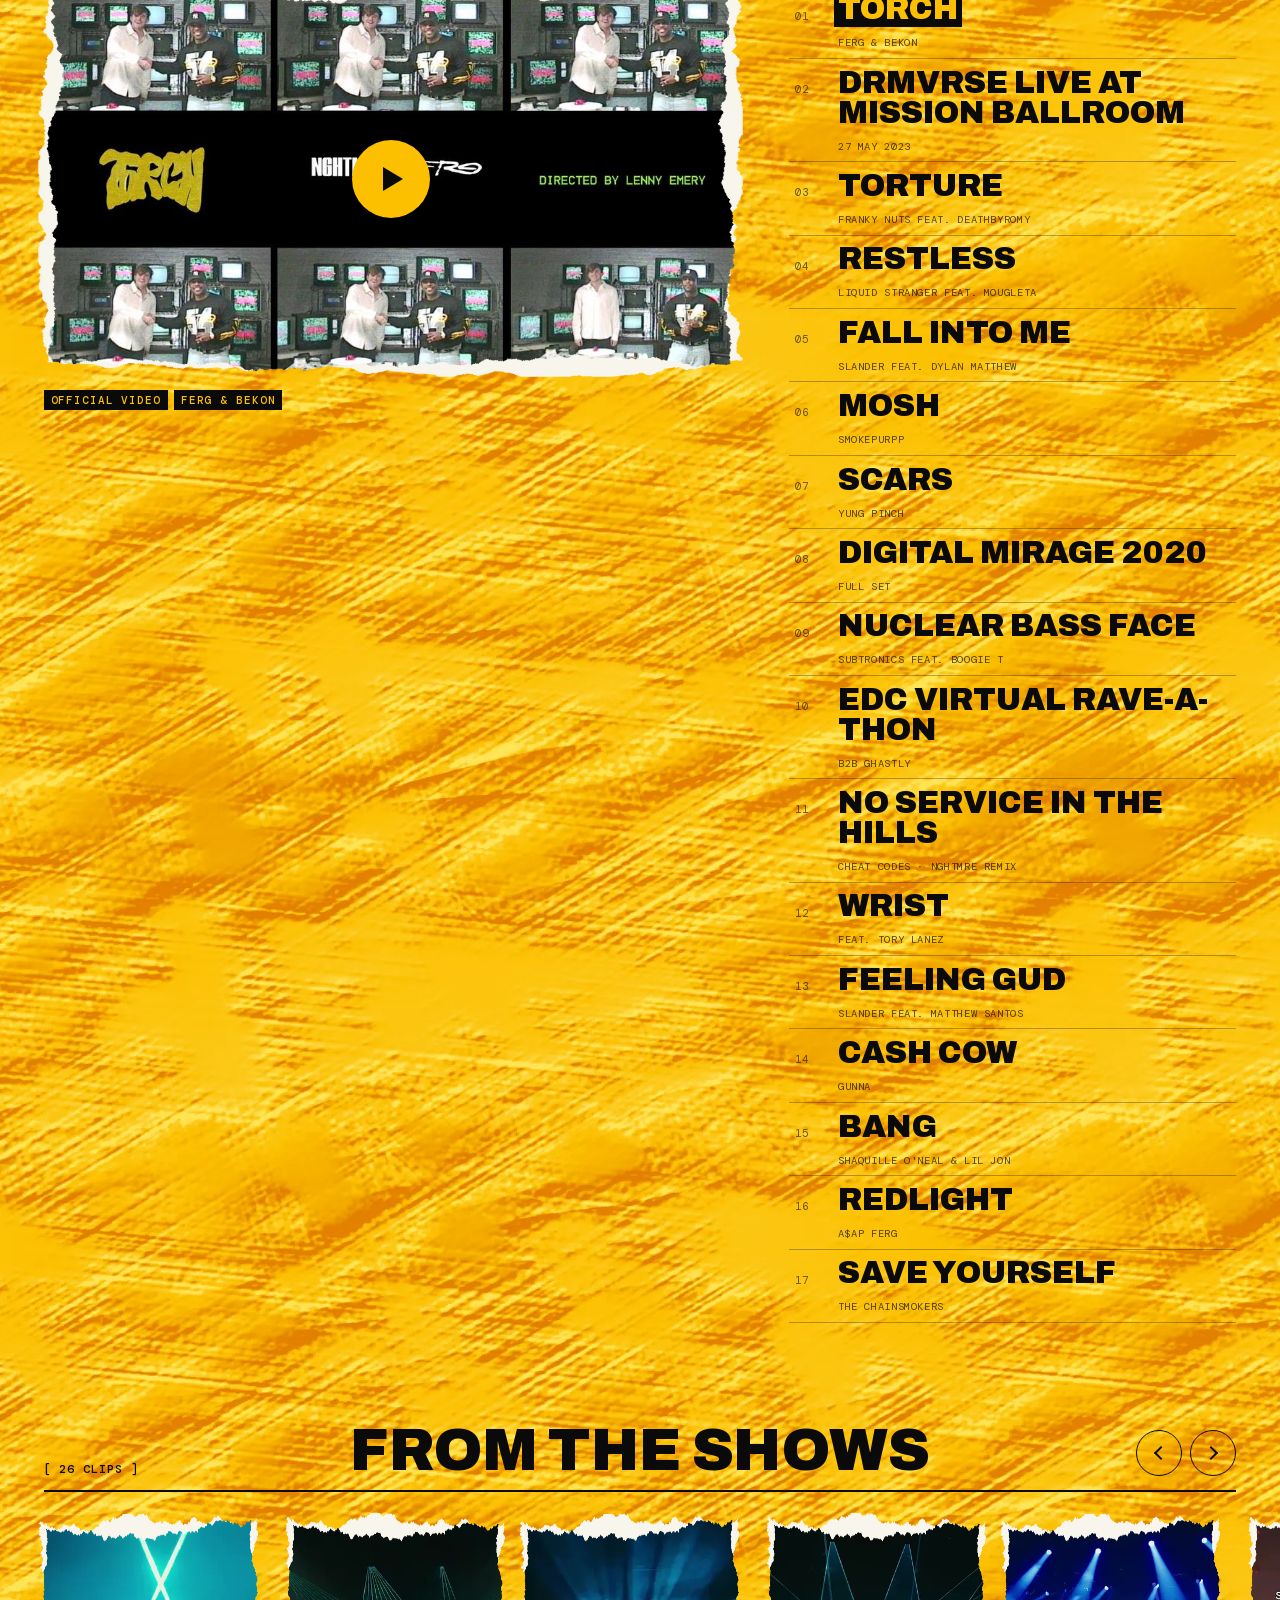
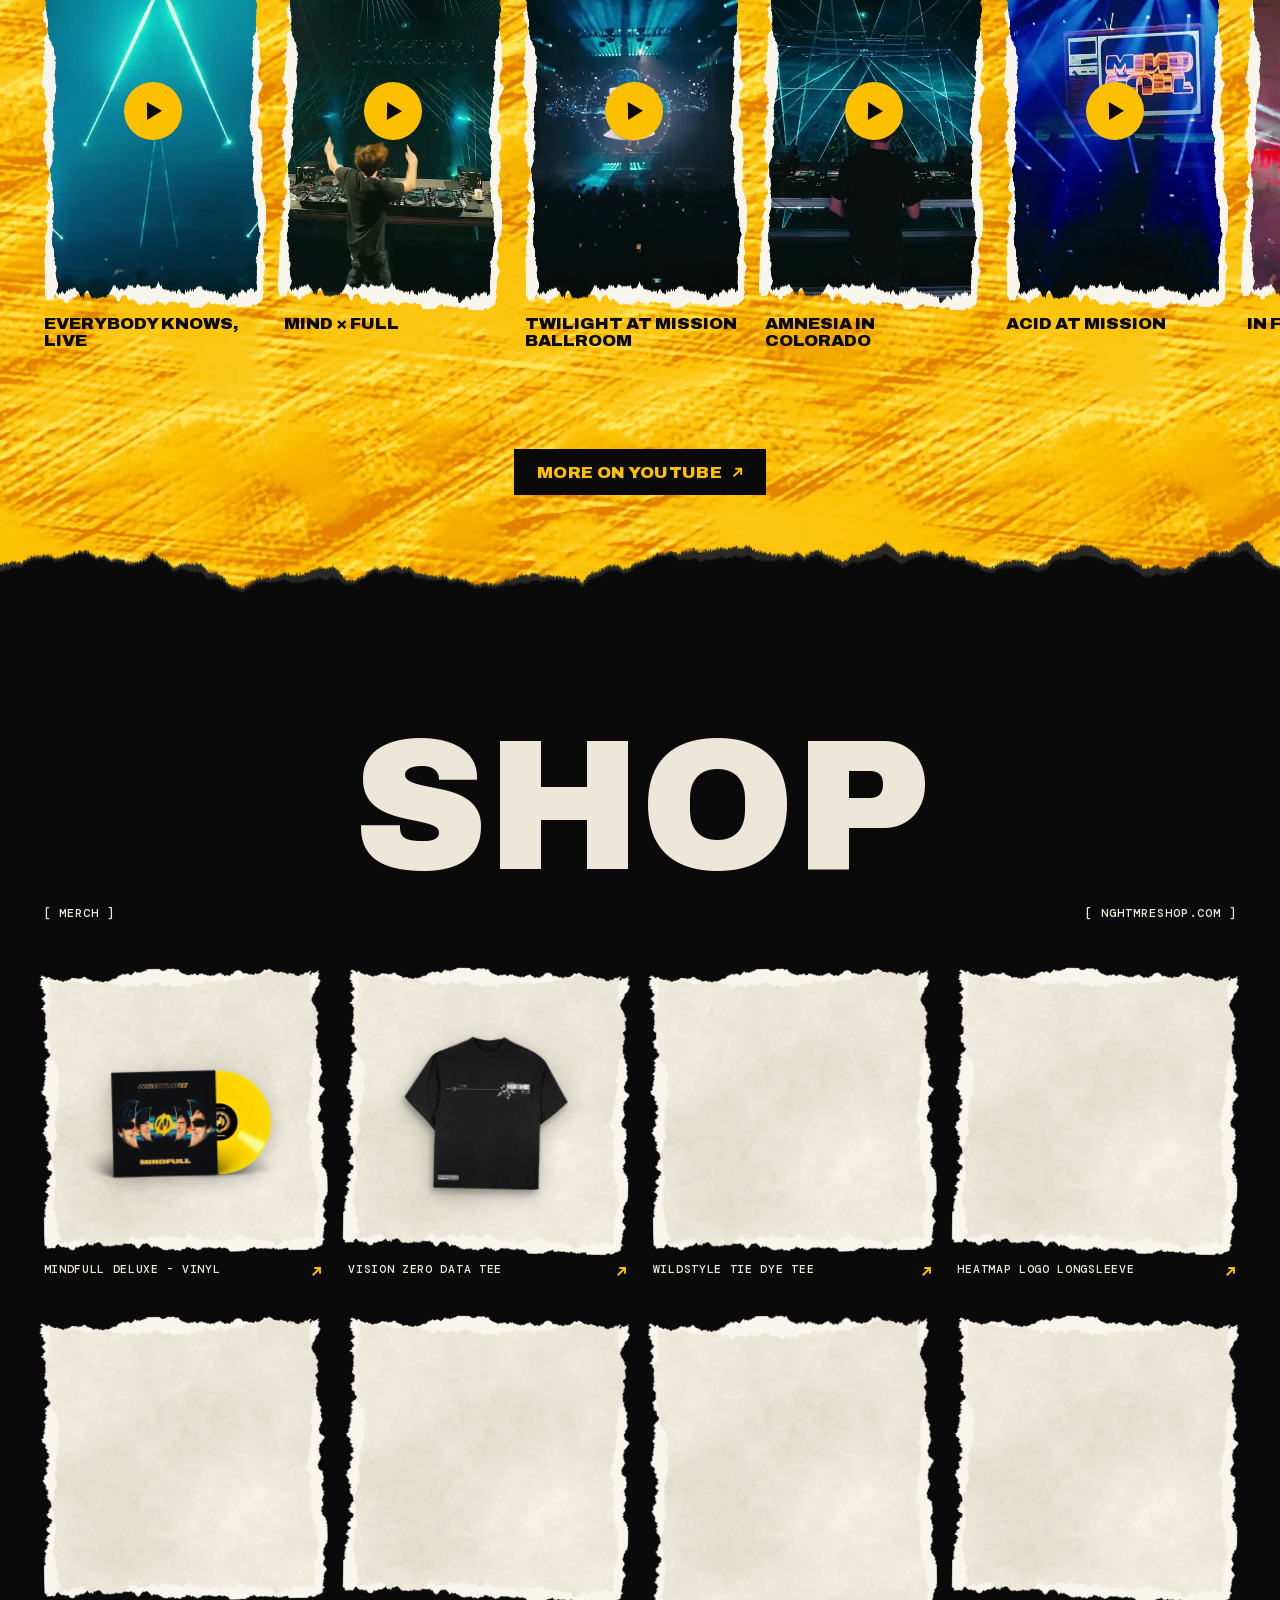
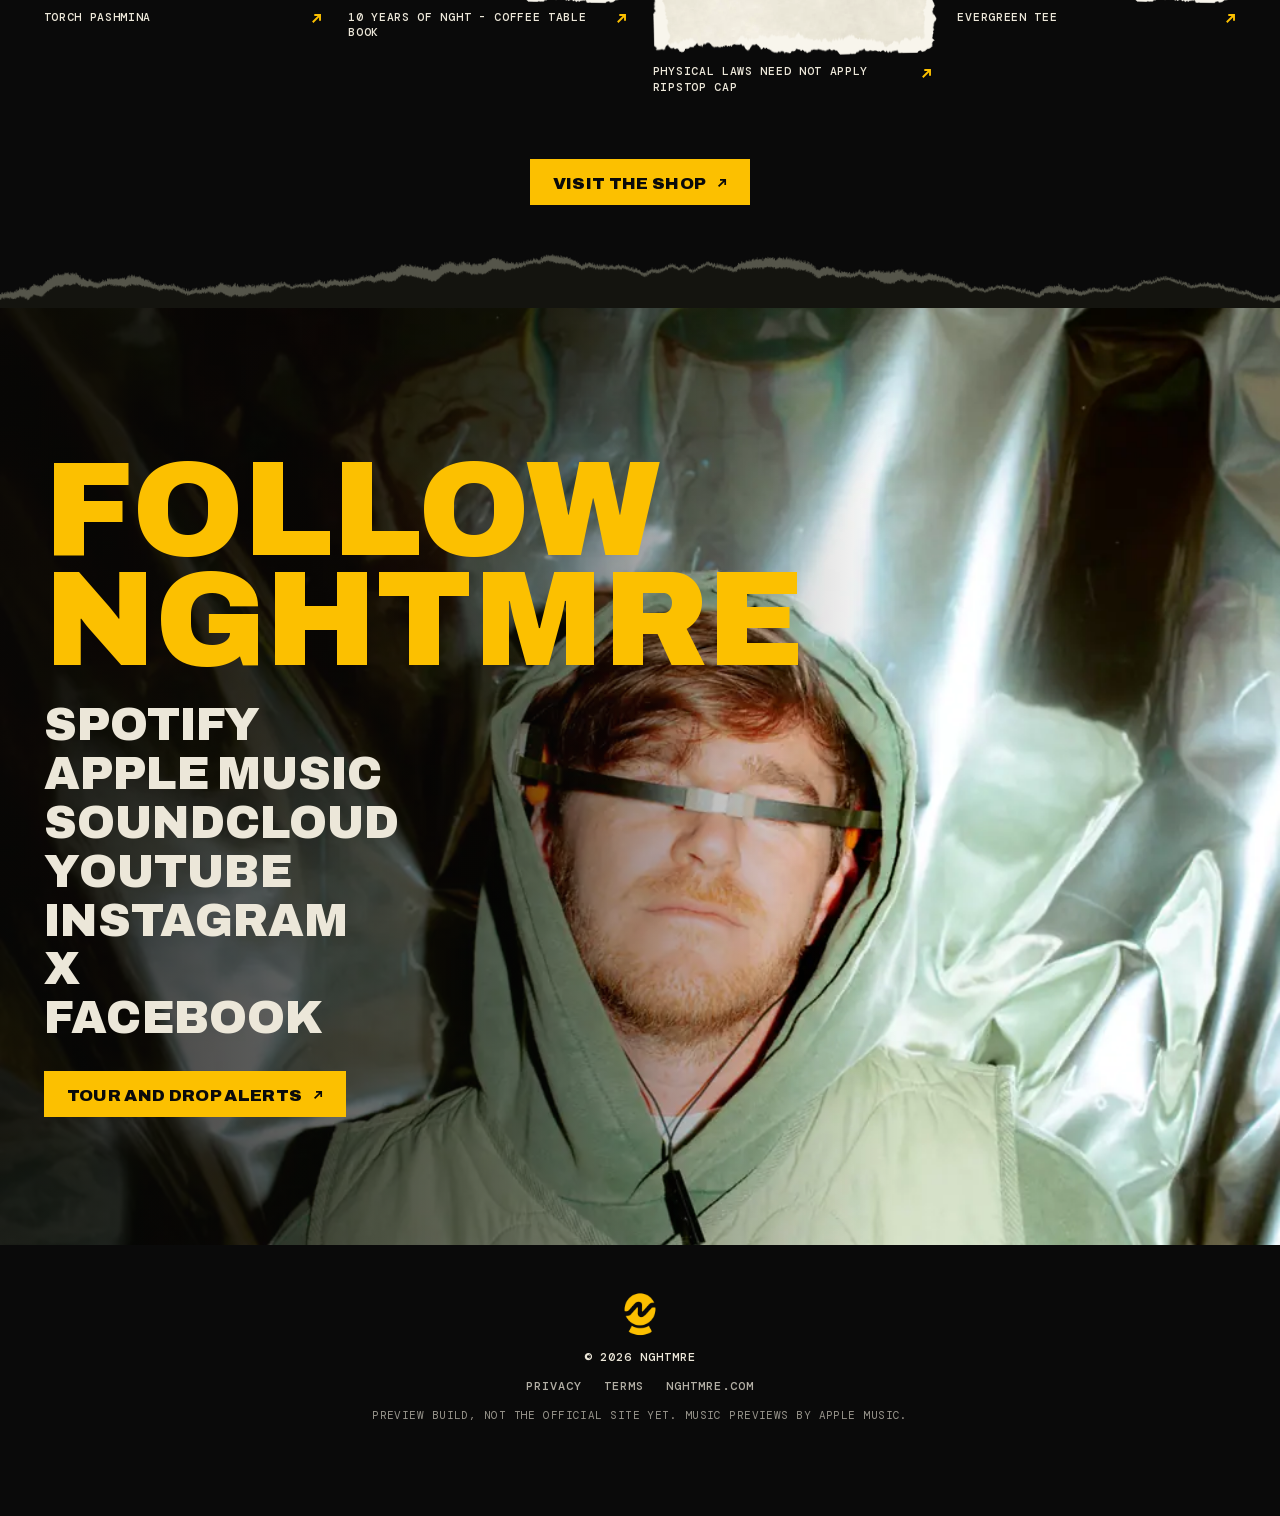
<file: opus.html>
<!doctype html>
<html lang="en">
<head>
<meta charset="utf-8">
<meta name="viewport" content="width=device-width, initial-scale=1, viewport-fit=cover">
<meta name="robots" content="noindex">
<title>NGHTMRE</title>
<meta name="description" content="NGHTMRE. Mindfull Tour dates and tickets, music, videos and merch.">
<meta property="og:type" content="website">
<meta property="og:title" content="NGHTMRE: Mindfull Tour">
<meta property="og:description" content="Tour dates and tickets, music, videos and merch.">
<meta property="og:image" content="https://samsegan.github.io/nghtmre-site/img/share.jpg">
<meta property="og:image:width" content="1200">
<meta property="og:image:height" content="630">
<meta name="twitter:card" content="summary_large_image">
<meta name="theme-color" content="#0a0a0a">
<link rel="icon" href="data:image/svg+xml,%3Csvg xmlns='http://www.w3.org/2000/svg' viewBox='0 0 32 32'%3E%3Crect width='32' height='32' fill='%23fcc000'/%3E%3Cpath d='M8 23V9h3.400l6.200 8.200V9H21v14h-3.300l-6.300-8.300V23z' fill='%230a0a0a'/%3E%3C/svg%3E">
<link rel="preconnect" href="https://nghtmre.com" crossorigin>
<link rel="preload" href="https://nghtmre.com/cdn/shop/t/16/assets/DusterTM.woff" as="font" type="font/woff2" crossorigin>
<link rel="preload" href="https://nghtmre.com/cdn/shop/t/16/assets/bootzy.woff" as="font" type="font/woff2" crossorigin>
<link rel="preload" as="image" href="img/hero.webp" media="(min-width: 821px)">
<link rel="preload" as="image" href="img/hero-m.webp" media="(max-width: 820px)">
<link rel="stylesheet" href="css/styles-opus.css">
<script>document.documentElement.className = 'js';</script>
</head>
<body>

<a class="skip" href="#tour">Skip to the tour dates</a>

<svg class="defs" width="0" height="0" aria-hidden="true" focusable="false">
  <filter id="dreamwarp" x="-5%" y="-5%" width="110%" height="110%" color-interpolation-filters="sRGB">
    <feTurbulence id="dw-noise" type="fractalNoise" baseFrequency="0.005 0.02" numOctaves="2" seed="4" result="n"/>
    <feDisplacementMap id="dw-map" in="SourceGraphic" in2="n" scale="0" xChannelSelector="R" yChannelSelector="G"/>
  </filter>
</svg>

<!-- once past the dates, tickets stay one tap away -->
<a class="tix tix-float" id="tix-float" href="#tour" aria-hidden="true" tabindex="-1"><span>Get tickets</span></a>

<!-- film grain over everything -->
<div id="grain" aria-hidden="true"></div>

<!-- the four corners, as on nghtmre.com; they invert against whatever is behind them -->
<nav id="nav" aria-label="Sections">
  <a class="corner tl" href="#tour" data-sec="tour">Tour</a>
  <a class="corner tr" href="#shop" data-sec="shop">Shop</a>
  <a class="corner bl" href="#music" data-sec="music">Music</a>
  <a class="corner br" href="#video" data-sec="video">Video</a>
  <a class="nav-logo" href="#top" aria-label="NGHTMRE: back to the top"></a>
</nav>

<!-- the bag: what is picked from the shop, checked out on nghtmreshop.com -->
<button class="bag-btn" id="bag-btn" type="button" aria-controls="bag" aria-expanded="false" hidden>Bag <b id="bag-n">0</b></button>
<div class="bag" id="bag" role="dialog" aria-label="Your bag" hidden>
  <div class="bag-head">
    <span>Your bag</span>
    <button class="bag-x" type="button" aria-label="Close the bag">&times;</button>
  </div>
  <ul class="bag-list" id="bag-list"></ul>
  <div class="bag-foot">
    <p class="bag-sum"><span>Subtotal</span> <b id="bag-sum">$0</b></p>
    <a class="btn y solid bag-go" id="bag-go" href="https://nghtmreshop.com/cart" target="_blank" rel="noopener">Check out <span class="ext" aria-hidden="true"></span></a>
    <p class="fine">Checkout is on nghtmreshop.com, NGHTMRE's own store. Shipping and tax are added there.</p>
  </div>
</div>

<!-- bottom centre: the player and the dial -->
<div id="dock">
  <button class="dock-play" type="button" aria-label="Play a preview"><i aria-hidden="true"></i></button>
  <button class="dock-label" type="button" aria-expanded="false" aria-controls="dial">
    <span class="dock-text">Menu</span>
  </button>
  <button class="dock-more" type="button" aria-label="Open the menu" aria-expanded="false" aria-controls="dial"><i aria-hidden="true"></i></button>
  <span class="dock-bar" aria-hidden="true"></span>
</div>

<div id="dial" role="dialog" aria-label="Menu" hidden>
  <div class="dial-head">
    <span class="dial-sq" aria-hidden="true"></span>
    <span class="dial-title">NGHTMRE</span>
    <button class="dial-x" type="button" aria-label="Close the menu">&times;</button>
  </div>
  <div class="dial-face">
    <div class="dial-wheel">
      <a href="#tour" data-sec="tour"><b>1.</b> Tour</a>
      <a href="#music" data-sec="music"><b>2.</b> Music</a>
      <a href="#video" data-sec="video"><b>3.</b> Video</a>
      <a href="#shop" data-sec="shop"><b>4.</b> Shop</a>
      <a href="#connect" data-sec="connect"><b>5.</b> Connect</a>
      <a href="#top" data-sec="top">Top</a>
    </div>
    <span class="dial-ring" aria-hidden="true"></span>
    <span class="dial-dot" aria-hidden="true"></span>
    <button class="dial-play" type="button" aria-label="Play a preview"><i aria-hidden="true"></i></button>
  </div>
  <p class="dial-now"><span class="dial-now-k">Now</span> <span class="dial-now-v">Nothing playing</span></p>
  <div class="dial-foot">
    <a href="#tour">Tickets</a>
    <span class="dial-mark" aria-hidden="true"></span>
    <a href="https://laylo.com/nghtmre" target="_blank" rel="noopener">Follow</a>
  </div>
</div>

<main>

<div class="stack">

  <!-- ============ LANDING ============ -->
  <section id="top" class="hero" data-sec="top">
    <div class="hero-photo">
      <picture>
        <source media="(max-width: 820px)" srcset="img/hero-m.webp">
        <img src="img/hero.webp" alt="NGHTMRE: a portrait cut into stacked slices, with a melting smiley in the middle" width="1800" height="1800" fetchpriority="high">
      </picture>
    </div>
    <div class="hero-paint"><span class="vtear" aria-hidden="true"></span></div>

    <!-- the dream: a spiral and echoes of the logo, shown while it plays -->
    <svg class="hero-swirl" id="hero-swirl" viewBox="-100 -100 200 200" aria-hidden="true"></svg>
    <div class="hero-echo" id="hero-echo" aria-hidden="true"></div>

    <!-- the middle of the landing: his logo and the tour (tap them to dream), then tickets -->
    <div class="hero-lock">
      <h1 class="sr">NGHTMRE: Mindfull Tour</h1>
      <button class="hero-dream" id="hero-dream" type="button" aria-label="NGHTMRE, Mindfull Tour. Tap to dream.">
        <span class="hero-logo" aria-hidden="true"><i></i></span>
        <span class="hero-tour" aria-hidden="true">Mindfull Tour</span>
      </button>
      <div class="hero-btns">
        <a class="tix" href="#tour"><span>Get tickets <i aria-hidden="true">&rarr;</i></span></a>
        <a class="hero-alerts" href="https://laylo.com/nghtmre/A9tr65" target="_blank" rel="noopener">Tour alerts <span class="ext" aria-hidden="true"></span></a>
      </div>
    </div>
  </section>

  <!-- ============ TOUR ============ -->
  <section id="tour" class="tour" data-sec="tour">
    <span class="tear top a paper" aria-hidden="true"></span>

    <header class="sec-head">
      <p class="label" id="tour-count">[ Dates ]</p>
      <h2 class="mega">Tour</h2>
      <p class="label r" id="tour-span">[ 2026 &mdash; 27 ]</p>
    </header>

    <ol class="shows" id="shows">
      <li class="shows-wait">
        <a href="https://nghtmre.com/pages/tour">The dates are on nghtmre.com <span class="ext" aria-hidden="true"></span></a>
      </li>
    </ol>

    <div class="tour-foot">
      <p>Get told when new shows are announced near you.</p>
      <a class="btn solid" href="https://laylo.com/nghtmre" target="_blank" rel="noopener">Follow NGHTMRE <span class="ext" aria-hidden="true"></span></a>
      <p class="fine">Dates and tickets come live from Seated.</p>
    </div>

    <!-- the stage, the fog and the crowd from nghtmre.com -->
    <div class="scene" id="scene">
      <span class="tear bottom b paper" aria-hidden="true"></span>
      <img class="scene-stage" src="img/stage.webp" alt="" width="1600" height="1066" loading="lazy">
      <img class="scene-fog" src="img/fog.webp" alt="" width="1400" height="738" loading="lazy">
      <div class="scene-copy">
        <img class="scene-title" src="img/tour-title.webp" alt="NGHTMRE Mindfull Tour" width="1300" height="459" loading="lazy">
        <a class="btn y" href="#tour">Get tickets</a>
      </div>
      <img class="scene-crowd" src="img/crowd.webp" alt="" width="1800" height="1200" loading="lazy">
    </div>
  </section>

</div>

<!-- ============ MUSIC ============ -->
<section id="music" class="music" data-sec="music">
  <header class="sec-head">
    <p class="label" id="music-count">[ Records ]</p>
    <h2 class="mega">Music</h2>
    <p class="label r">[ 2015 &mdash; 2026 ]</p>
  </header>

  <!-- every record, on a wheel that turns round his crystal ball -->
  <div class="dream" id="dream">
    <div class="dream-stage" id="dream-stage" tabindex="0" aria-roledescription="carousel" aria-label="Every record. Drag or swipe sideways, or use the left and right arrow keys, to turn the wheel.">
      <span class="dream-sky" aria-hidden="true"></span>
      <svg class="dream-swirl" id="dream-swirl" viewBox="-100 -100 200 200" aria-hidden="true"><g class="sw-idle"><g class="sw-play" id="dream-arm"></g></g></svg>
      <div class="dream-rim" id="dream-rim" aria-hidden="true"></div>
      <span class="dream-ball" aria-hidden="true"></span>
      <ul class="dream-wheel" id="dream-wheel"></ul>
      <img class="dream-fog f1" src="img/fog.webp" alt="" width="1400" height="738" loading="lazy">
      <img class="dream-fog f2" src="img/fog.webp" alt="" width="1400" height="738" loading="lazy">
      <button class="dream-turn back" type="button" aria-label="Turn the wheel back one record"><i aria-hidden="true"></i></button>
      <button class="dream-turn fwd" type="button" aria-label="Turn the wheel on one record"><i aria-hidden="true"></i></button>
      <div class="dream-now" id="dream-now" aria-live="polite">
        <p class="dream-when" id="dream-when"></p>
        <h3 class="dream-title" id="dream-title"></h3>
        <p class="dream-who" id="dream-who"></p>
        <div class="dream-btns">
          <button class="btn y solid" type="button" id="dream-play"><span class="dp-i" aria-hidden="true"></span><span class="dp-t">Preview</span></button>
          <a class="btn y" id="dream-link" href="#" target="_blank" rel="noopener">In full <span class="ext" aria-hidden="true"></span></a>
        </div>
        <p class="dream-hint" aria-hidden="true"><span>&larr;</span> Drag or swipe the records <span>&rarr;</span></p>
      </div>
    </div>
    <ol class="dream-years" id="dream-years" aria-label="Jump to a year"></ol>
  </div>

  <div class="album" id="album">
    <div class="album-art">
      <div class="torn sq">
        <img id="album-img" src="art/mindfull-deluxe-version.webp" alt="MINDFULL (Deluxe Version) cover" width="520" height="520">
      </div>
      <span class="tape t1" aria-hidden="true"></span>
      <span class="tape t2" aria-hidden="true"></span>
    </div>
    <div class="album-body">
      <p class="label">[ The album ]</p>
      <h3 class="album-title">Mindfull <em>Deluxe</em></h3>
      <ul class="specs" id="album-specs">
        <li><span>17 tracks</span></li>
        <li><span>Out now</span></li>
        <li><span>Gud Vibrations</span></li>
      </ul>
      <ol class="tracks" id="tracks"></ol>
      <div class="album-foot">
        <a class="btn y solid" id="album-link" href="https://album.link/i/1887643726" target="_blank" rel="noopener">Listen in full <span class="ext" aria-hidden="true"></span></a>
        <p class="fine">Tap a track for a 30-second preview.</p>
      </div>
    </div>
  </div>

  <!-- the same records as a grid, for ?records=grid -->
  <div class="grid-view" id="grid-view" hidden>
    <div class="cat-head">
      <p class="label">[ Every record ]</p>
      <p class="label r">Tap a sleeve to hear it</p>
    </div>
    <ul class="cat" id="cat"></ul>
    <div class="cat-more">
      <button class="btn y" type="button" id="cat-all">View all</button>
    </div>
  </div>
</section>

<!-- torn strip of the newest records -->
<div class="strip" aria-hidden="true"><div class="strip-in"><div class="strip-run" id="strip-run"></div></div></div>

<!-- ============ VIDEO ============ -->
<section id="video" class="video" data-sec="video">
  <span class="tear top c paint" aria-hidden="true"></span>

  <header class="sec-head">
    <p class="label" id="video-count">[ Films ]</p>
    <h2 class="mega">Video</h2>
    <p class="label r">[ Watch ]</p>
  </header>

  <div class="vid">
    <div class="vid-stage">
      <div class="torn wide" id="vid-frame"></div>
      <p class="vid-meta" id="vid-meta"></p>
    </div>
    <ol class="vid-list" id="vid-list"></ol>
  </div>
  <!-- his YouTube Shorts: moments from the shows, played in the page -->
  <div class="clips" id="clips">
    <div class="clips-head">
      <p class="label" id="clips-count">[ Clips ]</p>
      <h3 class="clips-title">From the shows</h3>
      <div class="clips-turn">
        <button type="button" class="clips-b back" aria-label="Earlier clips"><i aria-hidden="true"></i></button>
        <button type="button" class="clips-b fwd" aria-label="More clips"><i aria-hidden="true"></i></button>
      </div>
    </div>
    <ul class="clips-run" id="clips-run"></ul>
  </div>

  <div class="vid-more">
    <a class="btn solid" href="https://www.youtube.com/@NGHTMRE" target="_blank" rel="noopener">More on YouTube <span class="ext" aria-hidden="true"></span></a>
  </div>
</section>

<!-- ============ SHOP ============ -->
<section id="shop" class="shop" data-sec="shop">
  <span class="tear top a ink" aria-hidden="true"></span>

  <header class="sec-head">
    <p class="label">[ Merch ]</p>
    <h2 class="mega">Shop</h2>
    <p class="label r" id="shop-state">[ nghtmreshop.com ]</p>
  </header>

  <ul class="merch" id="merch"></ul>
  <div class="shop-more">
    <a class="btn y solid" href="https://nghtmreshop.com" target="_blank" rel="noopener">Visit the shop <span class="ext" aria-hidden="true"></span></a>
  </div>
</section>

<!-- ============ CONNECT ============ -->
<section id="connect" class="connect" data-sec="connect">
  <span class="tear top b foil" aria-hidden="true"></span>
  <picture class="connect-bg">
    <source media="(max-width: 820px)" srcset="img/foil-m.webp">
    <img src="img/foil.webp" alt="NGHTMRE in a green hooded jacket and a visor, in front of crumpled silver foil" width="2000" height="1604" loading="lazy">
  </picture>

  <div class="connect-in">
    <p class="label">[ Connect ]</p>
    <h2 class="connect-title">Follow<br>NGHTMRE</h2>
    <ul class="socials">
      <li><a href="https://open.spotify.com/artist/76M2Ekj8bG8W7X2nbx2CpF" target="_blank" rel="noopener"><span>Spotify</span></a></li>
      <li><a href="https://music.apple.com/us/artist/nghtmre/910641213" target="_blank" rel="noopener"><span>Apple Music</span></a></li>
      <li><a href="https://soundcloud.com/nghtmre" target="_blank" rel="noopener"><span>SoundCloud</span></a></li>
      <li><a href="https://www.youtube.com/@NGHTMRE" target="_blank" rel="noopener"><span>YouTube</span></a></li>
      <li><a href="https://www.instagram.com/nghtmre" target="_blank" rel="noopener"><span>Instagram</span></a></li>
      <li><a href="https://twitter.com/NGHTMRE" target="_blank" rel="noopener"><span>X</span></a></li>
      <li><a href="https://www.facebook.com/nghtmre/" target="_blank" rel="noopener"><span>Facebook</span></a></li>
    </ul>
    <a class="btn y solid" href="https://laylo.com/nghtmre" target="_blank" rel="noopener">Tour and drop alerts <span class="ext" aria-hidden="true"></span></a>
  </div>
</section>

</main>

<footer class="foot">
  <span class="foot-mark" aria-hidden="true"></span>
  <p>&copy; <span id="year">2026</span> NGHTMRE</p>
  <p class="foot-links">
    <a href="https://nghtmre.com/pages/privacy-policy" target="_blank" rel="noopener">Privacy</a>
    <a href="https://nghtmre.com/pages/terms-of-service" target="_blank" rel="noopener">Terms</a>
    <a href="https://nghtmre.com/" target="_blank" rel="noopener">nghtmre.com</a>
  </p>
  <p class="fine">Preview build, not the official site yet. Music previews by Apple Music.</p>
</footer>

<noscript><p class="noscript">This page fills in its dates, records and videos with JavaScript. Everything is also on <a href="https://nghtmre.com/">nghtmre.com</a>.</p></noscript>

<script src="js/data-opus.js"></script>
<script src="js/app-opus.js"></script>
</body>
</html>
</file>
<file: css/styles.css>
/* NGHTMRE. Yellow on black from nghtmre.com; torn paper and thick paint after
   dieantwoord.com; big type, bracket labels and the sheet that slides over the
   picture after indigo-laboratory.it; the dial and hairline panels after
   theearthcries.com. */

/* NGHTMRE's own type, loaded from nghtmre.com where his licence covers it:
   DusterTM (the wide titles: MUSIC, VIDEOS, 2026 TOUR), Bootzy (the corner
   links and buttons, "FOLLOW NGHTMRE") and Alte Haas Grotesk (the tour list).
   Archivo stays as the fallback if nghtmre.com's files ever move. */
@font-face { font-family: "DusterTM"; src: url(https://nghtmre.com/cdn/shop/t/16/assets/DusterTM.woff), url(https://nghtmre.com/cdn/shop/t/16/assets/DusterTM.otf); font-weight: 1 1000; font-display: swap; }
@font-face { font-family: "Bootzy"; src: url(https://nghtmre.com/cdn/shop/t/16/assets/bootzy.woff), url(https://nghtmre.com/cdn/shop/t/16/assets/Bootzy.otf); font-weight: 1 1000; font-display: swap; }
@font-face { font-family: "Alte Haas Grotesk"; src: url(https://nghtmre.com/cdn/shop/t/16/assets/AlteHaasGroteskRegular.woff); font-weight: 1 599; font-display: swap; }
@font-face { font-family: "Alte Haas Grotesk"; src: url(https://nghtmre.com/cdn/shop/t/16/assets/AlteHaasGroteskBold.woff); font-weight: 600 1000; font-display: swap; }
@font-face { font-family: "Archivo"; src: url(../fonts/archivo-var.woff2) format("woff2"); font-weight: 100 900; font-stretch: 62% 125%; font-display: swap; }
@font-face { font-family: "DM Mono"; src: url(../fonts/dm-mono-400.woff2) format("woff2"); font-weight: 400; font-display: swap; }
@font-face { font-family: "DM Mono"; src: url(../fonts/dm-mono-500.woff2) format("woff2"); font-weight: 500; font-display: swap; }

:root {
  --y: #fcc000;
  --ink: #0a0a0a;
  --paper: #ece7d9;
  --fibre: #f8f5ec;
  --line: rgba(236, 231, 217, .2);
  --sans: "Alte Haas Grotesk", "Archivo", "Helvetica Neue", Arial, sans-serif;
  --wide: "DusterTM", "Archivo", "Arial Black", sans-serif;     /* his titles */
  --tall: "Bootzy", "Archivo", "Arial Narrow", sans-serif;      /* his links and buttons */
  --mono: "DM Mono", ui-monospace, "SF Mono", Menlo, monospace;
  --pad: clamp(16px, 3.4vw, 56px);
  --th: clamp(40px, 5.4vw, 84px);          /* height of a torn edge */
  --edge: clamp(14px, 1.3vw, 22px);        /* corner labels' distance from the screen edge */
}

*, *::before, *::after { box-sizing: border-box; }
html { -webkit-text-size-adjust: 100%; scroll-behavior: smooth; scroll-padding-top: 0; }
body { margin: 0; background: var(--ink); color: var(--paper); font-family: var(--sans); font-size: 16px; line-height: 1.4; -webkit-font-smoothing: antialiased; font-synthesis: none; overflow-x: hidden; }
img { display: block; max-width: 100%; height: auto; }
a { color: inherit; }
button { font: inherit; color: inherit; background: none; border: 0; padding: 0; cursor: pointer; }
h1, h2, h3, p, ul, ol { margin: 0; padding: 0; }
ul, ol { list-style: none; }
:focus-visible { outline: 2px solid currentColor; outline-offset: 3px; }
::selection { background: var(--y); color: var(--ink); }

.sr { position: absolute; width: 1px; height: 1px; overflow: hidden; clip-path: inset(50%); white-space: nowrap; }
.defs { position: absolute; width: 0; height: 0; overflow: hidden; }
.skip { position: fixed; left: 50%; top: 8px; transform: translate(-50%, -200%); z-index: 100; background: var(--y); color: var(--ink); padding: 10px 16px; font: 500 13px var(--mono); text-transform: uppercase; }
.skip:focus { transform: translate(-50%, 0); }
.noscript { padding: 24px var(--pad); font: 14px var(--mono); background: var(--y); color: var(--ink); }

#grain { position: fixed; inset: 0; z-index: 90; pointer-events: none; background: url(../tex/grain.png); background-size: 220px; opacity: .5; mix-blend-mode: overlay; }

/* ---------- small parts ---------- */

.label { font: 500 12px/1.2 var(--mono); letter-spacing: .08em; text-transform: uppercase; }
.fine { font: 400 11px/1.5 var(--mono); letter-spacing: .04em; text-transform: uppercase; opacity: .62; }
.spaced { font: 500 clamp(11px, 1vw, 14px)/1.3 var(--mono); letter-spacing: .5em; text-transform: uppercase; }

.btn { display: inline-flex; align-items: center; gap: .6em; min-height: 46px; padding: 2px 22px 0; border: 1.5px solid currentColor; font: 900 17px/1 var(--tall); letter-spacing: .02em; text-transform: uppercase; text-decoration: none; white-space: nowrap; transition: background .18s, color .18s, transform .18s; }
.btn.solid { background: var(--ink); color: var(--y); border-color: var(--ink); }
.btn:hover { background: var(--ink); color: var(--y); transform: translate(-2px, -2px); box-shadow: 4px 4px 0 currentColor; }
.btn.solid:hover { background: transparent; color: var(--ink); box-shadow: 4px 4px 0 var(--ink); }
.btn.y { color: var(--y); }
.btn.y:hover { background: var(--y); color: var(--ink); box-shadow: 4px 4px 0 var(--paper); }
.btn.y.solid { background: var(--y); color: var(--ink); border-color: var(--y); }
.btn.y.solid:hover { background: transparent; color: var(--y); box-shadow: 4px 4px 0 var(--y); }

/* print that has been eaten away */
.erode { -webkit-mask: url(../tex/grunge.png) 0 0 / 520px; mask: url(../tex/grunge.png) 0 0 / 520px; }

/* a torn edge. Two layers: the white fibre of the paper, then the sheet itself */
.tear { position: absolute; left: 0; right: 0; height: var(--th); pointer-events: none; z-index: 3; }
.tear.top { bottom: calc(100% - 1px); }
.tear.bottom { top: calc(100% - 1px); transform: scaleY(-1); }
.tear::before, .tear::after { content: ""; position: absolute; inset: 0; -webkit-mask-repeat: repeat-x; mask-repeat: repeat-x; -webkit-mask-size: auto 100%; mask-size: auto 100%; }
.tear::before { background: var(--fibre); }
.tear.a::before { -webkit-mask-image: url(../tex/tear-a-f.png); mask-image: url(../tex/tear-a-f.png); }
.tear.a::after { -webkit-mask-image: url(../tex/tear-a.png); mask-image: url(../tex/tear-a.png); }
.tear.b::before { -webkit-mask-image: url(../tex/tear-b-f.png); mask-image: url(../tex/tear-b-f.png); }
.tear.b::after { -webkit-mask-image: url(../tex/tear-b.png); mask-image: url(../tex/tear-b.png); }
.tear.c::before { -webkit-mask-image: url(../tex/tear-c-f.png); mask-image: url(../tex/tear-c-f.png); }
.tear.c::after { -webkit-mask-image: url(../tex/tear-c.png); mask-image: url(../tex/tear-c.png); }
.tear.paper::after { background: var(--paper) url(../tex/paper.webp); background-size: 600px; }
.tear.paint::after { background: var(--y) url(../tex/paint.webp); background-size: 900px; }
.tear.ink::after { background: var(--ink); }
.tear.ink::before { background: #2a2925; }
.tear.foil::after { background: #14140f; }
.tear.foil::before { background: #55554a; }

/* a sheet torn on all four sides */
.torn { position: relative; }
.torn::before { content: ""; position: absolute; inset: -1.2%; background: var(--fibre); -webkit-mask: url(../tex/frame-sq-f.png) center / 100% 100% no-repeat; mask: url(../tex/frame-sq-f.png) center / 100% 100% no-repeat; }
.torn > * { position: relative; width: 100%; -webkit-mask: url(../tex/frame-sq.png) center / 100% 100% no-repeat; mask: url(../tex/frame-sq.png) center / 100% 100% no-repeat; }
.torn.wide::before { -webkit-mask-image: url(../tex/frame-wide-f.png); mask-image: url(../tex/frame-wide-f.png); inset: -.8%; }
.torn.wide > * { -webkit-mask-image: url(../tex/frame-wide.png); mask-image: url(../tex/frame-wide.png); }

.tape { position: absolute; width: 30%; height: 9%; background: rgba(236, 231, 217, .78); box-shadow: 0 1px 2px rgba(0, 0, 0, .3); -webkit-mask: url(../tex/frame-strip.png) center / 100% 100% no-repeat; mask: url(../tex/frame-strip.png) center / 100% 100% no-repeat; }

/* section heads: [label]  WORD  [label] */
.sec-head { display: grid; grid-template-columns: 1fr 1fr; align-items: end; gap: 14px 16px; padding: clamp(56px, 9vw, 130px) var(--pad) clamp(28px, 4vw, 60px); }
.sec-head .r { text-align: right; }
.sec-head .label { white-space: nowrap; }
.mega { font: 900 clamp(3.4rem, 14.6vw, 15rem)/.86 var(--wide); letter-spacing: -.01em; text-transform: uppercase; text-align: center; padding: .08em .04em .02em; grid-column: 1 / -1; grid-row: 1; min-width: 0; }

/* ---------- the four corners ---------- */

#nav .corner, .nav-logo { position: fixed; z-index: 60; mix-blend-mode: difference; }
#nav .corner { color: var(--y); font: 900 clamp(1.15rem, 2vw, 1.95rem)/1 var(--tall); letter-spacing: 0; text-transform: uppercase; text-decoration: none; padding: .16em .3em .12em; transition: background .15s, color .15s; }
#nav .tl { left: var(--edge); top: var(--edge); }
#nav .tr { right: var(--edge); top: var(--edge); }
#nav .bl { left: var(--edge); bottom: var(--edge); }
#nav .br { right: var(--edge); bottom: var(--edge); }
#nav .corner:hover, #nav .corner.on { background: var(--y); color: #000; }
.nav-logo { left: 50%; top: calc(var(--edge) - 2px); width: clamp(120px, 12vw, 190px); aspect-ratio: 1299 / 321; transform: translateX(-50%); background: var(--y); -webkit-mask: url(../img/logo.png) center / contain no-repeat; mask: url(../img/logo.png) center / contain no-repeat; opacity: 0; pointer-events: none; transition: opacity .3s; }
.past-hero .nav-logo { opacity: 1; pointer-events: auto; }

/* ---------- dock ---------- */

#dock { position: fixed; z-index: 70; left: 50%; bottom: var(--edge); transform: translateX(-50%); display: grid; grid-template-columns: 40px minmax(0, 1fr) 40px; align-items: stretch; width: min(260px, calc(100vw - 2 * var(--edge) - 190px)); min-width: 150px; height: 40px; background: rgba(10, 10, 10, .86); border: 1px solid rgba(236, 231, 217, .34); color: var(--paper); -webkit-backdrop-filter: blur(8px); backdrop-filter: blur(8px); }
#dock button { display: grid; place-items: center; min-width: 0; }
#dock button:hover { background: rgba(236, 231, 217, .12); }
.dock-play i { width: 0; height: 0; border-style: solid; border-width: 6px 0 6px 10px; border-color: transparent transparent transparent var(--paper); }
.playing .dock-play i, .playing .dial-play i { width: 10px; height: 10px; border: 0; background: var(--y); }
.dock-label { border-left: 1px solid rgba(236, 231, 217, .2) !important; border-right: 1px solid rgba(236, 231, 217, .2) !important; padding: 0 10px !important; overflow: hidden; }
.dock-text { display: block; max-width: 100%; overflow: hidden; white-space: nowrap; text-overflow: ellipsis; font: 500 11px/1 var(--mono); letter-spacing: .14em; text-transform: uppercase; }
.dock-more i, .dock-more i::before, .dock-more i::after { display: block; width: 3px; height: 3px; background: var(--paper); }
.dock-more i { position: relative; }
.dock-more i::before, .dock-more i::after { content: ""; position: absolute; top: 0; }
.dock-more i::before { left: -6px; }
.dock-more i::after { left: 6px; }
.dock-bar { position: absolute; left: 0; bottom: -1px; height: 2px; width: 100%; background: var(--y); transform-origin: 0 50%; transform: scaleX(var(--p, 0)); }

/* ---------- dial ---------- */

#dial { position: fixed; z-index: 80; left: 50%; bottom: calc(var(--edge) + 52px); width: min(340px, calc(100vw - 24px)); transform: translateX(-50%); background: rgba(12, 12, 11, .94); border: 1px solid rgba(236, 231, 217, .34); color: var(--paper); font: 500 11px/1 var(--mono); letter-spacing: .14em; text-transform: uppercase; -webkit-backdrop-filter: blur(14px); backdrop-filter: blur(14px); transition: opacity .2s, transform .25s cubic-bezier(.2, .8, .2, 1); }
#dial[hidden] { display: block; visibility: hidden; opacity: 0; transform: translateX(-50%) translateY(14px) scale(.96); pointer-events: none; transition: opacity .15s, transform .15s, visibility 0s .15s; }
.dial-head { display: grid; grid-template-columns: 42px 1fr 42px; align-items: center; height: 42px; border-bottom: 1px solid var(--line); text-align: center; }
.dial-sq { width: 9px; height: 9px; background: var(--paper); justify-self: center; }
.dial-title { opacity: .7; }
.dial-x { font: 400 22px/1 Arial, sans-serif; height: 100%; }
.dial-x:hover { color: var(--y); }
.dial-face { position: relative; height: 300px; overflow: hidden; }
.dial-wheel { position: absolute; left: 50%; top: 50%; width: 0; height: 0; transform: rotate(var(--rot, 0deg)); transition: transform .5s cubic-bezier(.3, 1.2, .4, 1); }
.dial-wheel a { position: absolute; right: 0; top: 0; width: 150px; margin-top: -14px; padding: 9px 66px 9px 0; text-align: right; white-space: nowrap; text-decoration: none; transform-origin: 100% 50%; transform: rotate(var(--a)); opacity: .5; transition: opacity .2s, color .2s; }
.dial-wheel a b { font-weight: 500; }
.dial-wheel a:hover, .dial-wheel a:focus-visible, .dial-wheel a.on { opacity: 1; }
.dial-wheel a.on { color: var(--y); }
.dial-ring { position: absolute; left: 50%; top: 50%; width: 112px; height: 112px; margin: -56px; border: 1px solid var(--line); border-radius: 50%; pointer-events: none; }
.dial-dot { position: absolute; left: calc(50% - 60px); top: 50%; width: 7px; height: 7px; margin: -3.5px; border-radius: 50%; background: var(--y); pointer-events: none; }
.dial-play { position: absolute; left: 50%; top: 50%; width: 46px; height: 46px; margin: -23px; border: 1px solid rgba(236, 231, 217, .5) !important; border-radius: 50%; display: grid; place-items: center; transition: background .2s, border-color .2s; }
.dial-play:hover { background: rgba(252, 192, 0, .16); border-color: var(--y) !important; }
.dial-play i { width: 0; height: 0; margin-left: 3px; border-style: solid; border-width: 6px 0 6px 10px; border-color: transparent transparent transparent var(--paper); }
.playing .dial-play i { margin-left: 0; }
.dial-now { padding: 11px 14px; border-top: 1px solid var(--line); white-space: nowrap; overflow: hidden; text-overflow: ellipsis; }
.dial-now-k { opacity: .5; margin-right: .6em; }
.dial-foot { display: grid; grid-template-columns: 1fr 52px 1fr; border-top: 1px solid var(--line); }
.dial-foot a { display: grid; place-items: center; height: 46px; text-decoration: none; }
.dial-foot a:hover { background: var(--y); color: var(--ink); }
.dial-mark { border-left: 1px solid var(--line); border-right: 1px solid var(--line); background: var(--paper); -webkit-mask: url(../img/mark.png) center / 22px no-repeat; mask: url(../img/mark.png) center / 22px no-repeat; }

/* ---------- landing ---------- */

.stack { position: relative; }
.hero { position: sticky; top: 0; z-index: 0; height: 100vh; height: 100svh; min-height: 560px; display: grid; grid-template-columns: minmax(0, 56fr) minmax(0, 44fr); background: var(--ink); overflow: hidden; container-type: size;
  --lw: min(34cqw, 60cqh, 600px);               /* the logo's width */
  --logo-top: clamp(14px, 3.4cqh, 38px);
  --title-fs: min(4.1cqw, 7.4cqh, 66px);
  --title-top: 41cqh;
  --tw: min(30cqw, 54cqh, 440px);               /* the ticket's width */
  --tix-top: calc(var(--title-top) + var(--title-fs) + 2.8cqh); }

/* the portrait. .cut is the picture's own square, placed as object-fit: cover
   would place it, so the five slices can be cut in the picture's own measure */
.hero-photo { position: relative; overflow: hidden; background: #252525; container-type: size; transition: background 0s; }
.cut { position: absolute; --w: max(100cqw, 100cqh); width: var(--w); height: var(--w); left: calc((100cqw - var(--w)) * .5 + var(--px, -7cqw)); top: calc((100cqh - var(--w)) * .42); transform: scale(calc(1.02 + var(--hp, 0) * .08)); }
.cut picture, .cut img { display: block; width: 100%; height: 100%; }
.hero-photo::after { content: ""; position: absolute; inset: 0; background: #000; opacity: calc(var(--hp, 0) * .45); pointer-events: none; }
.cut-bands { position: absolute; inset: 0; visibility: hidden; }
.band { position: absolute; inset: 0; }
.band:nth-child(1) { --sx: -4.4%; --sr: -1.1deg; }
.band:nth-child(2) { --sx: 5%; --sr: .8deg; }
.band:nth-child(3) { --sx: -2.6%; --sr: -.4deg; }
.band:nth-child(4) { --sx: 3.8%; --sr: .6deg; }
.band:nth-child(5) { --sx: -4.8%; --sr: 1deg; }

.hero-paint { position: relative; z-index: 2; background: var(--y) url(../tex/paint.webp) center / 900px; }
.vtear { position: absolute; top: 0; bottom: 0; right: calc(100% - 1px); width: var(--th); pointer-events: none; }
.vtear::before, .vtear::after { content: ""; position: absolute; inset: 0; -webkit-mask-repeat: repeat-y; mask-repeat: repeat-y; -webkit-mask-size: 100% auto; mask-size: 100% auto; }
.vtear::before { background: var(--fibre); -webkit-mask-image: url(../tex/vtear-a-f.png); mask-image: url(../tex/vtear-a-f.png); }
.vtear::after { background: var(--y) url(../tex/paint.webp) center / 900px; -webkit-mask-image: url(../tex/vtear-a.png); mask-image: url(../tex/vtear-a.png); }

/* The logo and the tour's name are printed across the tear in two inks:
   yellow on the photo, black on the paint. The yellow copy lies under the
   paint sheet; the black copy is drawn only where the paint is (the sheet,
   and its torn edge). Each .herobox is exactly the landing's own rectangle,
   so the three copies sit on top of one another to the pixel. */
.ink-y { position: absolute; inset: 0; z-index: 1; color: var(--y); pointer-events: none; }
.onpaint { position: absolute; overflow: hidden; color: var(--ink); pointer-events: none; }
.onpaint.sheet { inset: 0; }
.onpaint.edge { top: 0; bottom: 0; right: calc(100% - 1px); width: var(--th); -webkit-mask: url(../tex/vtear-a.png) 0 0 / 100% auto repeat-y; mask: url(../tex/vtear-a.png) 0 0 / 100% auto repeat-y; }
.herobox { position: absolute; top: 0; left: -56cqw; width: 100cqw; height: 100cqh; }
.onpaint.edge .herobox { left: calc(-56cqw + var(--th) - 1px); }

.lk-logo { position: absolute; left: 50%; top: var(--logo-top); width: var(--lw); aspect-ratio: 1000 / 247; margin-left: calc(var(--lw) / -2); }
.lk-logo b, .lk-logo i { position: absolute; top: 0; height: 100%; background: currentColor; -webkit-mask: url(../img/logo.png) 0 0 / 100% 100% no-repeat; mask: url(../img/logo.png) 0 0 / 100% 100% no-repeat; }
.lk-logo b { left: 0; width: 100%; }
.ink-y .lk-logo b, .ink-y .lk-logo i { background: var(--y) url(../tex/paint.webp) center / 700px; }
.lk-logo .lt { display: none; }
.lk-title { position: absolute; left: 0; right: 0; top: var(--title-top); text-align: center; font: 900 var(--title-fs)/1 var(--wide); letter-spacing: .01em; text-transform: uppercase; white-space: nowrap; animation: bob 5s ease-in-out infinite; }
.lk-title span { display: inline-block; }
@keyframes bob { 0%, 100% { transform: translateY(0); } 50% { transform: translateY(-9px); } }

/* what can be pressed: the logo and the tour's name (they dream), the ticket, alerts */
.hero-ui { position: absolute; inset: 0; z-index: 3; pointer-events: none; }
.hero-ui > * { pointer-events: auto; }
.dream-hit { position: absolute; left: 50%; cursor: pointer; }
.dream-hit.logo { top: var(--logo-top); width: var(--lw); aspect-ratio: 1000 / 247; margin-left: calc(var(--lw) / -2); }
.dream-hit.title { top: var(--title-top); width: calc(var(--title-fs) * 7.3); height: var(--title-fs); margin-left: calc(var(--title-fs) * -3.65); }
.dream-hit:focus-visible { outline: 2px solid var(--y); outline-offset: 6px; }

/* Get tickets: a ticket. His orb is its hologram, a light runs slowly round
   its edge, and like the lockup on nghtmre.com it floats */
.tix { position: absolute; display: block; width: var(--tw); aspect-ratio: 420 / 96; --u: calc(var(--tw) / 420); color: var(--y); text-decoration: none; isolation: isolate; }
.hero-ui .tix { left: 50%; top: var(--tix-top); margin-left: calc(var(--tw) / -2); animation: bob 5s ease-in-out infinite; }
.tix::before { content: ""; position: absolute; inset: calc(var(--u) * -6); z-index: -1; background: linear-gradient(90deg, #ff2d55, #ff7a1a, #fcc000, #22e4ff, #2f6bff, #c02cff); filter: blur(calc(var(--u) * 20)); opacity: .3; animation: tixglow 5s ease-in-out infinite; }
@keyframes tixglow { 0%, 100% { opacity: .2; } 50% { opacity: .36; } }
.tix-shape { position: absolute; inset: 0; width: 100%; height: 100%; overflow: visible; }
.tix-body { fill: var(--ink); stroke: var(--y); stroke-width: 1.5; transition: fill .18s; }
.tix-run { fill: none; stroke: url(#tix-heat); stroke-width: 3; stroke-linecap: round; stroke-dasharray: 110 890; animation: tixrun 7s linear infinite; }
@keyframes tixrun { to { stroke-dashoffset: -1000; } }
.tix-perf { stroke: currentColor; stroke-width: 1.5; stroke-dasharray: 2 5; opacity: .6; }
.tix-orb { position: absolute; left: calc(var(--u) * 23); top: 50%; width: calc(var(--u) * 52); height: calc(var(--u) * 52); margin-top: calc(var(--u) * -27); background: linear-gradient(115deg, #fcc000, #ff7a1a, #ff2d55, #c02cff, #2f6bff, #22e4ff, #fcc000) 0 0 / 300% 100%; -webkit-mask: url(../img/mark.png) center / contain no-repeat; mask: url(../img/mark.png) center / contain no-repeat; animation: holo 9s linear infinite; }
@keyframes holo { to { background-position: 150% 0; } }
.tix-text { position: absolute; left: calc(var(--u) * 96); right: 0; top: 0; bottom: 0; display: grid; place-items: center; padding-top: calc(var(--u) * 5); font: 900 calc(var(--u) * 47)/1 var(--tall); letter-spacing: .02em; text-transform: uppercase; white-space: nowrap; transition: color .18s; }
.tix:hover .tix-body, .tix:focus-visible .tix-body { fill: var(--y); }
.tix:hover, .tix:focus-visible { color: var(--ink); outline: none; }
.tix:hover .tix-orb, .tix:focus-visible .tix-orb { background: var(--ink); animation: none; }
.tix:hover .tix-run, .tix:focus-visible .tix-run { animation-duration: 2.4s; }

.hero-alerts { position: absolute; left: 0; right: 0; top: calc(var(--tix-top) + var(--tw) * 96 / 420 + 2.4cqh); width: -moz-fit-content; width: fit-content; margin: 0 auto; display: inline-flex; align-items: center; gap: .45em; padding: .55em 1.05em .44em; background: rgba(10, 10, 10, .62); border: 1px solid rgba(236, 231, 217, .42); color: var(--paper); font: 900 clamp(.95rem, 1.25vw, 1.2rem)/1 var(--tall); letter-spacing: .03em; text-transform: uppercase; text-decoration: none; -webkit-backdrop-filter: blur(6px); backdrop-filter: blur(6px); animation: bob 5s ease-in-out infinite; transition: border-color .15s, color .15s; }
.hero-alerts:hover { border-color: var(--y); color: var(--y); }

/* the small ticket that stays under TOUR once the dates are behind you */
.tix-float { position: fixed; z-index: 61; left: var(--edge); top: calc(var(--edge) + clamp(36px, 3.6vw, 52px)); --tw: clamp(150px, 12.5vw, 186px); opacity: 0; visibility: hidden; transition: opacity .3s, visibility 0s .3s; }
.show-tix .tix-float { opacity: 1; visibility: visible; transition: opacity .3s; }

/* ---------- the dream: tap the logo ----------
   The eyes close. When they open, the portrait is what a thermal camera
   sees and its five slices slide apart, the paint runs through the heat-map
   colours, and the letters of the logo and the tour's name float off with
   red and blue ghosts. A few seconds on the eyes close again, and you wake. */
.lid { position: absolute; left: -10%; right: -10%; height: 59%; z-index: 6; background: #050505; pointer-events: none; transition: transform .46s cubic-bezier(.2, .7, .2, 1); }
.lid.top { top: 0; border-radius: 0 0 50% 50% / 0 0 26% 26%; transform: translateY(-102%); }
.lid.bottom { bottom: 0; border-radius: 50% 50% 0 0 / 26% 26% 0 0; transform: translateY(102%); }
.blink .lid { transform: none; transition: transform .2s cubic-bezier(.6, 0, .9, .5); }

.heat { position: absolute; inset: 0; visibility: hidden; background: url(../tex/paint.webp) center / 900px, linear-gradient(115deg, #2f6bff, #c02cff 20%, #ff2d55 42%, #ff7a1a 62%, #fcc000 80%, #18c964); background-blend-mode: luminosity, normal; }
.dreaming .heat { visibility: visible; animation: heat 4.4s linear both; }
@keyframes heat { from { filter: saturate(1.7) brightness(.8) hue-rotate(0deg); } to { filter: saturate(1.7) brightness(.8) hue-rotate(-170deg); } }
.dreaming .cut-bands { visibility: visible; }
.dreaming .cut > picture { visibility: hidden; }
.dreaming .hero-photo { background: #07061c; }
.dreaming .band { animation: sway 4.4s ease-in-out both; }
@keyframes sway { 0%, 100% { transform: none; } 22% { transform: translateX(var(--sx)) rotate(var(--sr)); } 50% { transform: translateX(calc(var(--sx) * -.55)) rotate(calc(var(--sr) * -.7)); } 78% { transform: translateX(calc(var(--sx) * .8)) rotate(calc(var(--sr) * .5)); } }
.dreaming .lk-logo b { display: none; }
.dreaming .lk-logo .lt { display: block; }
.dreaming .lk-logo, .dreaming .lk-title { filter: drop-shadow(calc(var(--lw) * .012) 0 0 rgba(255, 45, 85, .85)) drop-shadow(calc(var(--lw) * -.012) 0 0 rgba(47, 107, 255, .85)); }
.dreaming .lt i, .dreaming .lk-title span { animation: floaty 4.2s cubic-bezier(.4, 0, .4, 1) both; animation-delay: var(--dl, 0s); }
@keyframes floaty { 0%, 100% { transform: none; } 22% { transform: translate(var(--dx), var(--dy)) rotate(var(--dr)); } 50% { transform: translate(calc(var(--dx) * -.5), calc(var(--dy) * -.8)) rotate(calc(var(--dr) * -.7)); } 78% { transform: translate(calc(var(--dx) * .6), calc(var(--dy) * .5)) rotate(calc(var(--dr) * .4)); } }

/* ---------- tour: a paper sheet that slides up over the landing ---------- */

.tour { position: relative; z-index: 1; margin-top: var(--th); background: var(--paper) url(../tex/paper.webp); background-size: 600px; color: var(--ink); }
.tour .sec-head { padding-top: clamp(30px, 5vw, 70px); }
.shows { margin: 0 var(--pad); border-top: 2px solid var(--ink); }
.shows-wait a { display: block; padding: 28px 0; font: 500 14px var(--mono); text-transform: uppercase; letter-spacing: .08em; }
.month { padding: 22px 0 8px; font: 500 12px/1 var(--mono); letter-spacing: .3em; text-transform: uppercase; opacity: .6; }
.show { border-bottom: 1px solid rgba(10, 10, 10, .28); }
.show a { position: relative; display: grid; grid-template-columns: 3.2rem 11.5rem minmax(0, 1.05fr) minmax(0, 1fr) auto; align-items: center; gap: 0 clamp(10px, 1.6vw, 26px); padding: 15px clamp(6px, 1vw, 16px); text-decoration: none; isolation: isolate; }
.show a::before { content: ""; position: absolute; inset: 0; z-index: -1; background: var(--y) url(../tex/paint.webp) center / 900px; clip-path: inset(0 100% 0 0); transition: clip-path .32s cubic-bezier(.3, .8, .3, 1); }
.show a:hover::before, .show a:focus-visible::before { clip-path: inset(0 0 0 0); }
.show-n { font: 400 12px/1 var(--mono); opacity: .5; }
.show-date { display: grid; gap: 5px; }
.show-date b { font: 900 clamp(1.25rem, 1.85vw, 1.65rem)/1 var(--tall); letter-spacing: .02em; text-transform: uppercase; white-space: nowrap; }
.show-date i { font: 400 11px/1 var(--mono); font-style: normal; letter-spacing: .12em; text-transform: uppercase; opacity: .62; }
.show-city { font: 900 clamp(1.85rem, 3.8vw, 3.6rem)/.9 var(--tall); text-transform: uppercase; transition: transform .32s cubic-bezier(.3, .8, .3, 1); }
.show-city small { display: block; margin-top: 6px; font: 400 11px/1.2 var(--mono); letter-spacing: .12em; }
.show a:hover .show-city { transform: translateX(10px); }
.show-venue { font: 500 14px/1.3 var(--sans); }
.show-venue em { display: table; margin-top: 6px; padding: 3px 6px 2px; background: var(--ink); color: var(--paper); font: 500 10.5px/1.25 var(--mono); font-style: normal; letter-spacing: .08em; text-transform: uppercase; }
.show-cta { padding: 13px 18px 11px; border: 1.5px solid var(--ink); background: var(--ink); color: var(--y); font: 900 16px/1 var(--tall); letter-spacing: .02em; text-transform: uppercase; white-space: nowrap; transition: background .18s, color .18s, transform .18s; }
.show a:hover .show-cta { color: var(--paper); transform: scale(1.06); }
.show.next-up .show-n { opacity: 1; }
.show.next-up .show-n::after { content: "Next"; display: table; margin-top: 6px; padding: 3px 5px 2px; background: var(--ink); color: var(--y); font: 500 9.5px/1 var(--mono); letter-spacing: .1em; text-transform: uppercase; }
.show.sold .show-cta { background: transparent; color: var(--ink); }
.tour-foot { display: grid; justify-items: center; gap: 16px; padding: clamp(40px, 6vw, 80px) var(--pad) clamp(50px, 7vw, 100px); text-align: center; }
.tour-foot p:first-child { font: 700 clamp(1.05rem, 1.6vw, 1.4rem)/1.2 var(--sans); max-width: 26ch; }

/* stage, fog, crowd */
.scene { position: relative; height: clamp(600px, 108vh, 1040px); background: var(--ink); overflow: hidden; }
.scene .tear.bottom { top: -1px; }
.scene-stage { position: absolute; left: 50%; bottom: 13%; width: min(1150px, 190vw); max-width: none; transform: translateX(-50%) translateY(calc((1 - var(--sp, 1)) * 60px)) scale(calc(.92 + var(--sp, 1) * .08)); opacity: .8; }
.scene-fog { position: absolute; left: -10%; bottom: 20%; width: 120%; max-width: none; opacity: .5; animation: fog 34s linear infinite alternate; }
@keyframes fog { from { transform: translateX(-6%); } to { transform: translateX(6%); } }
.scene-crowd { position: absolute; left: 50%; bottom: -2%; width: max(100%, 900px); max-width: none; transform: translateX(-50%) translateY(calc((1 - var(--sp, 1)) * 34%)); }
.scene-copy { position: absolute; left: 0; right: 0; top: calc(var(--th) + 4%); z-index: 3; display: grid; justify-items: center; gap: 22px; }
.scene-title { width: min(500px, 72vw); }

/* ---------- music ---------- */

.music { position: relative; z-index: 1; background: var(--ink); padding-bottom: clamp(60px, 8vw, 120px); }
.music .mega { color: var(--y); }
.album { display: grid; grid-template-columns: minmax(0, 5fr) minmax(0, 7fr); gap: clamp(24px, 5vw, 90px); align-items: start; padding: 0 var(--pad); }
.album-art { position: sticky; top: 90px; transform: rotate(-2.2deg); margin: 2% 4% 0 2%; }
.album-art img { aspect-ratio: 1; object-fit: cover; }
.tape.t1 { left: -7%; top: 5%; transform: rotate(-38deg); }
.tape.t2 { right: -8%; bottom: 7%; transform: rotate(-33deg); }
.album-title { margin-top: 12px; font: 900 clamp(2.2rem, 5.2vw, 5rem)/.9 var(--wide); letter-spacing: -.01em; text-transform: uppercase; }
.album-title em { display: block; font-style: normal; color: transparent; -webkit-text-stroke: 1.5px var(--y); }
.specs { display: flex; flex-wrap: wrap; gap: 6px; margin: 20px 0 22px; }
.specs span { display: block; padding: 4px 7px 3px; background: var(--paper); color: var(--ink); font: 500 11px/1.2 var(--mono); letter-spacing: .08em; text-transform: uppercase; }
.tracks { border-top: 1px solid var(--line); }
.track { border-bottom: 1px solid var(--line); }
.track button { display: grid; grid-template-columns: 2.4rem minmax(0, 1fr) auto 26px; align-items: center; gap: 10px; width: 100%; padding: 11px 8px; text-align: left; transition: background .15s, color .15s; }
.track button:hover { background: var(--y); color: var(--ink); }
.track-n { font: 400 12px/1 var(--mono); opacity: .55; }
.track-t { font: 700 clamp(.98rem, 1.25vw, 1.15rem)/1.15 var(--sans); min-width: 0; }
.track-t small { display: block; margin-top: 3px; font: 400 11px/1.3 var(--mono); letter-spacing: .04em; opacity: .62; text-transform: uppercase; }
.track-d { font: 400 12px/1 var(--mono); opacity: .55; }
.track-i { width: 0; height: 0; justify-self: center; border-style: solid; border-width: 6px 0 6px 10px; border-color: transparent transparent transparent currentColor; opacity: .7; }
.is-playing.track button { color: var(--y); }
.is-playing.track button:hover { color: var(--ink); }
.is-playing .track-i { width: 10px; height: 10px; border: 0; background: currentColor; opacity: 1; }
.album-foot { display: flex; flex-wrap: wrap; align-items: center; gap: 16px 22px; margin-top: 26px; }

.cat-head { display: flex; justify-content: space-between; gap: 16px; margin: clamp(60px, 9vw, 130px) var(--pad) 18px; padding-bottom: 12px; border-bottom: 1px solid var(--line); }
.cat { display: grid; grid-template-columns: repeat(6, minmax(0, 1fr)); gap: clamp(18px, 2.4vw, 34px) clamp(10px, 1.3vw, 20px); padding: 0 var(--pad); }
.sleeve { position: relative; min-width: 0; }
.sleeve.more { display: none; }
.cat.all .sleeve.more { display: block; }
.sleeve-play { position: relative; display: block; width: 100%; background: #161614; overflow: hidden; }
.sleeve-play img { width: 100%; aspect-ratio: 1; object-fit: cover; transition: transform .35s cubic-bezier(.3, .8, .3, 1), filter .3s; }
.sleeve-play:hover img, .sleeve-play:focus-visible img { transform: scale(1.06) rotate(-1.2deg); filter: contrast(1.08); }
.sleeve-tag { position: absolute; left: 6px; bottom: 6px; padding: 4px 6px 3px; background: var(--y); color: var(--ink); font: 500 10px/1 var(--mono); letter-spacing: .1em; text-transform: uppercase; opacity: 0; transform: translateY(6px); transition: opacity .2s, transform .2s; }
.sleeve-play:hover .sleeve-tag, .sleeve-play:focus-visible .sleeve-tag, .is-playing .sleeve-tag { opacity: 1; transform: none; }
.is-playing .sleeve-play { outline: 2px solid var(--y); outline-offset: 3px; }
.sleeve-cap { display: grid; grid-template-columns: minmax(0, 1fr) auto; gap: 2px 8px; margin-top: 9px; }
.sleeve-t { font: 700 13.5px/1.2 var(--sans); text-transform: uppercase; overflow-wrap: anywhere; }
.sleeve-a { grid-column: 1 / -1; font: 400 10.5px/1.35 var(--mono); letter-spacing: .04em; text-transform: uppercase; opacity: .6; }
.sleeve-l { font: 500 12px/1.2 var(--mono); text-decoration: none; padding: 0 2px; align-self: start; }
.sleeve-l:hover { color: var(--y); }
.cat-more { display: grid; justify-items: center; margin-top: clamp(30px, 4vw, 54px); }
.grid-view { padding-bottom: 10px; }

/* ---------- every record: his orb ----------
   NGHTMRE's mark is a crystal ball, so the records turn round one. It rises
   out of the fog like a moon; the covers fan round its top half and turn like
   the platter of a CDJ (drag, swipe, flick: it keeps spinning and comes to
   rest on a record). What the ball shows is the record at the front: its
   name inside the glass, and the glow and the mist in the colours of its
   cover. While a preview plays the ball beats with the track and the rim
   fills as it runs. */

@property --c1 { syntax: "<color>"; inherits: true; initial-value: #fcc000; }
@property --c2 { syntax: "<color>"; inherits: true; initial-value: #7a3cff; }

.orbit { margin: 0 0 clamp(70px, 9vw, 130px); }
.orbit-stage { position: relative; height: 100vh; overflow: hidden; touch-action: pan-y; -webkit-user-select: none; user-select: none; cursor: grab; outline: none; isolation: isolate; --c1: #fcc000; --c2: #7a3cff; transition: --c1 .8s, --c2 .8s; }
.orbit-stage.grabbing { cursor: grabbing; }
.orbit-stage:focus-visible { box-shadow: inset 0 0 0 2px var(--y); }

.orbit-sky { position: absolute; inset: 0; z-index: 0; pointer-events: none; }
.orbit-sky::before, .orbit-sky::after { content: ""; position: absolute; inset: 0; background-image: var(--stars-a); animation: twinkle 4.6s ease-in-out infinite alternate; }
.orbit-sky::after { background-image: var(--stars-b); animation-duration: 7.3s; animation-delay: -3s; }
@keyframes twinkle { from { opacity: .2; } to { opacity: .9; } }

.orb { position: absolute; left: 50%; top: var(--hub); z-index: 1; width: 0; height: 0; pointer-events: none; }
.orb > * { position: absolute; }
.orb-halo { left: calc(var(--rb) * -2.1); top: calc(var(--rb) * -2.1); width: calc(var(--rb) * 4.2); height: calc(var(--rb) * 4.2); border-radius: 50%; background: radial-gradient(closest-side, color-mix(in srgb, var(--c1) 60%, transparent) 0%, color-mix(in srgb, var(--c1) 34%, transparent) 34%, color-mix(in srgb, var(--c2) 18%, transparent) 58%, transparent 100%); opacity: .6; }
.orb-glass { left: calc(var(--rb) * -1); top: calc(var(--rb) * -1); width: calc(var(--rb) * 2); height: calc(var(--rb) * 2); border-radius: 50%; overflow: hidden; background: radial-gradient(circle at 50% 74%, color-mix(in srgb, var(--c1) 46%, transparent) 0%, color-mix(in srgb, var(--c2) 22%, transparent) 34%, transparent 62%), radial-gradient(circle at 50% 26%, #1d1826 0%, #0e0c14 48%, #07060a 100%); box-shadow: inset 0 0 0 2px rgba(255, 246, 220, .3), inset 0 0 calc(var(--rb) * .3) color-mix(in srgb, var(--c1) 55%, transparent), 0 0 calc(var(--rb) * .22) color-mix(in srgb, var(--c1) 34%, transparent); }
.orb-glass > * { position: absolute; }
.orb-mist { width: 96%; height: 96%; border-radius: 50%; mix-blend-mode: screen; opacity: .85; animation: mist 19s ease-in-out infinite alternate; }
.orb-mist.m1 { left: -40%; top: 26%; background: radial-gradient(closest-side, color-mix(in srgb, var(--c1) 72%, transparent), transparent); }
.orb-mist.m2 { left: 44%; top: 30%; background: radial-gradient(closest-side, color-mix(in srgb, var(--c2) 70%, transparent), transparent); animation-duration: 25s; animation-direction: alternate-reverse; }
.orb-mist.m3 { left: 2%; top: 52%; background: radial-gradient(closest-side, color-mix(in srgb, var(--c1) 46%, #ff2d55 20%), transparent); opacity: .4; animation-duration: 31s; }
@keyframes mist { from { transform: translate(-7%, 5%) scale(1); } to { transform: translate(10%, -8%) scale(1.24); } }
.orb-ticks { inset: calc(var(--rb) * .028); border-radius: 50%; background: repeating-conic-gradient(from -.3deg, rgba(255, 246, 220, .55) 0 .6deg, transparent .6deg var(--stepd, 16deg)); -webkit-mask: radial-gradient(closest-side, transparent calc(100% - 10px), #000 calc(100% - 9px)); mask: radial-gradient(closest-side, transparent calc(100% - 10px), #000 calc(100% - 9px)); }
.orb-shine { left: 9%; top: 2.5%; width: 46%; height: 24%; border-radius: 50%; background: radial-gradient(closest-side, rgba(255, 255, 255, .26), transparent); transform: rotate(-28deg); }
.orb-glint { inset: 2.2%; border-radius: 50%; border: 2.5px solid transparent; border-top-color: rgba(255, 255, 255, .7); transform: rotate(-34deg); filter: blur(1.2px); -webkit-mask: linear-gradient(#000, transparent 24%); mask: linear-gradient(#000, transparent 24%); }
.orb-ring { left: calc(var(--rb) * -1 - 9px); top: calc(var(--rb) * -1 - 9px); width: calc(var(--rb) * 2 + 18px); height: calc(var(--rb) * 2 + 18px); overflow: visible; }
.orb-ring circle { fill: none; stroke-width: 1.1; vector-effect: non-scaling-stroke; }
.orb-ring .r0 { stroke: rgba(236, 231, 217, .16); stroke-width: 1px; }
.orb-ring .r1 { stroke: url(#orb-heat); stroke-width: 3px; stroke-linecap: round; stroke-dasharray: 0 100; }

.fan { position: absolute; left: 50%; top: var(--hub); z-index: 3; width: 0; height: 0; }
.rec { position: absolute; left: calc(var(--s) / -2); top: calc(var(--s) / -2); width: var(--s); height: var(--s); visibility: hidden; will-change: transform; }
.rec-b { position: relative; display: block; width: 100%; height: 100%; background: #161614; box-shadow: 0 18px 40px rgba(0, 0, 0, .62); cursor: inherit; }
.rec-b img { width: 100%; height: 100%; object-fit: cover; pointer-events: none; -webkit-user-drag: none; }
.rec-shade { position: absolute; inset: 0; background: #07050c; opacity: 0; pointer-events: none; }
.rec-b::before { content: ""; position: absolute; left: 50%; top: 50%; z-index: 1; width: 72px; height: 72px; margin: -36px; border-radius: 50%; background: rgba(10, 10, 10, .58) url("data:image/svg+xml,%3Csvg xmlns='http://www.w3.org/2000/svg' viewBox='0 0 24 24'%3E%3Cpath d='M8 5v14l11-7z' fill='%23fcc000'/%3E%3C/svg%3E") center / 32px no-repeat; border: 1.5px solid rgba(252, 192, 0, .85); opacity: 0; transform: scale(.85); transition: opacity .2s, transform .2s; }
.rec.front .rec-b { cursor: pointer; box-shadow: 0 0 0 1.5px color-mix(in srgb, var(--c1) 82%, #fff), 0 0 80px color-mix(in srgb, var(--c1) 40%, transparent), 0 26px 56px rgba(0, 0, 0, .7); }
.rec.front .rec-b:hover::before { opacity: 1; transform: none; }
.rec.front.is-playing .rec-b::before { background-image: url("data:image/svg+xml,%3Csvg xmlns='http://www.w3.org/2000/svg' viewBox='0 0 24 24'%3E%3Cpath d='M7 6h3.6v12H7zM13.4 6H17v12h-3.6z' fill='%23fcc000'/%3E%3C/svg%3E"); }
.rec.is-playing .rec-b { outline: 2px solid var(--y); outline-offset: 4px; }

.orbit-fog { position: absolute; left: 0; right: 0; bottom: 0; height: 24%; z-index: 4; pointer-events: none; background: linear-gradient(to top, var(--ink) 4%, rgba(10, 10, 10, .8) 36%, rgba(10, 10, 10, 0)); }
.orbit-fog img { position: absolute; left: -20%; bottom: -30%; width: 140%; height: 150%; max-width: none; object-fit: fill; opacity: .3; animation: fog 40s linear infinite alternate; }
.orbit-fog img + img { bottom: -55%; opacity: .18; animation: fog2 56s linear infinite alternate; }
@keyframes fog2 { from { transform: scaleX(-1) translateX(-5%); } to { transform: scaleX(-1) translateX(5%); } }

/* what the ball shows */
.vision { position: absolute; left: 50%; top: calc(var(--hub) - var(--rb) * .8); z-index: 6; width: calc(var(--rb) * 1.36); margin-left: calc(var(--rb) * -.68); display: grid; justify-items: center; gap: calc(var(--rb) * .03); text-align: center; pointer-events: none; }
.vision a, .vision button { pointer-events: auto; }
.vision-when { font: 500 11.5px/1 var(--mono); letter-spacing: .3em; text-transform: uppercase; color: var(--y); }
.vision-title { max-width: 100%; font: 900 calc(var(--rb) * .15)/.9 var(--tall); text-transform: uppercase; color: var(--paper); text-shadow: 0 2px 26px rgba(0, 0, 0, .9), 0 0 2px rgba(0, 0, 0, .6); overflow-wrap: anywhere; }
.vision-who { min-height: 1.35em; font: 400 11.5px/1.35 var(--mono); letter-spacing: .06em; text-transform: uppercase; opacity: .82; text-shadow: 0 1px 10px #000; }
.vision-btns { display: flex; flex-wrap: wrap; justify-content: center; gap: 10px; margin-top: calc(var(--rb) * .02); }
.dp-i { width: 0; height: 0; border-style: solid; border-width: 6px 0 6px 10px; border-color: transparent transparent transparent currentColor; }
.is-sounding .dp-i { width: 10px; height: 10px; border: 0; background: currentColor; }
.vision-hint { margin-top: 4px; font: 500 10.5px/1 var(--mono); letter-spacing: .24em; text-transform: uppercase; opacity: .62; transition: opacity .6s; text-shadow: 0 1px 8px #000; }
.vision-hint span { display: inline-block; animation: nudge 1.6s ease-in-out infinite; }
.vision-hint span:last-child { animation-direction: reverse; }
@keyframes nudge { 0%, 100% { transform: translateX(0); } 50% { transform: translateX(-5px); } }
.orbit.turned .vision-hint { opacity: 0; }

.orb-turn { position: absolute; top: calc(var(--hub) - var(--rb) * .5); z-index: 7; width: 48px; height: 48px; margin-top: -24px; border-radius: 50%; border: 1.5px solid rgba(252, 192, 0, .7) !important; background: rgba(10, 10, 10, .5) !important; display: grid; place-items: center; transition: background .18s; }
.orb-turn.back { left: calc(50% - var(--rb) * .8 - 24px); }
.orb-turn.fwd { left: calc(50% + var(--rb) * .8 - 24px); }
.orb-turn:hover { background: var(--y) !important; }
.orb-turn i { width: 11px; height: 11px; border-left: 2px solid var(--y); border-bottom: 2px solid var(--y); transform: translateX(2px) rotate(45deg); }
.orb-turn.fwd i { transform: translateX(-2px) rotate(-135deg); }
.orb-turn:hover i { border-color: var(--ink); }

.orbit-years { display: flex; flex-wrap: wrap; justify-content: center; gap: 4px; margin: 20px var(--pad) 0; }
.orbit-years button { padding: 8px 10px 6px; font: 900 clamp(1.05rem, 1.5vw, 1.4rem)/1 var(--tall); color: var(--paper); opacity: .5; transition: opacity .15s, background .15s, color .15s; }
.orbit-years button:hover { opacity: 1; color: var(--y); }
.orbit-years button.on { opacity: 1; background: var(--y); color: var(--ink); }

/* torn strip that runs the newest titles */
.strip { position: relative; z-index: 4; height: 0; }
.strip-in { position: absolute; left: -4vw; right: -4vw; top: calc(var(--th) * -1.5); height: clamp(46px, 5vw, 70px); transform: rotate(-1.6deg); background: var(--paper) url(../tex/paper.webp); background-size: 600px; color: var(--ink); overflow: hidden; -webkit-mask: url(../tex/frame-strip.png) center / 100% 100% no-repeat; mask: url(../tex/frame-strip.png) center / 100% 100% no-repeat; display: flex; align-items: center; }
.strip-run { display: flex; white-space: nowrap; font: 900 clamp(1rem, 1.6vw, 1.45rem)/1 var(--wide); letter-spacing: 0; text-transform: uppercase; animation: run 46s linear infinite; }
.strip-run span { padding: 0 .7em; }
.strip-run span:nth-child(even) { font: 500 .62em/1 var(--mono); letter-spacing: .2em; align-self: center; }
@keyframes run { to { transform: translateX(-50%); } }

/* ---------- video: thick yellow paint ---------- */

.video { position: relative; z-index: 2; margin-top: var(--th); background: var(--y) url(../tex/paint.webp) center / 900px; color: var(--ink); padding-bottom: clamp(60px, 8vw, 120px); }
.vid { display: grid; grid-template-columns: minmax(0, 1.55fr) minmax(0, 1fr); gap: clamp(24px, 4vw, 70px); align-items: start; padding: 0 var(--pad); }
.vid-stage { position: sticky; top: 84px; }
#vid-frame { aspect-ratio: 16 / 9; }
#vid-frame > * { position: absolute; inset: 0; height: 100%; background: #000; }
.vid-poster { display: block; cursor: pointer; }
.vid-poster img { width: 100%; height: 100%; object-fit: cover; transition: transform .5s cubic-bezier(.3, .8, .3, 1); }
.vid-poster:hover img { transform: scale(1.04); }
.vid-go { position: absolute; left: 50%; top: 50%; width: 78px; height: 78px; margin: -39px; border-radius: 50%; background: var(--y); display: grid; place-items: center; transition: transform .2s; }
.vid-go::before { content: ""; margin-left: 5px; border-style: solid; border-width: 12px 0 12px 20px; border-color: transparent transparent transparent var(--ink); }
.vid-poster:hover .vid-go { transform: scale(1.1); }
#vid-frame iframe { border: 0; width: 100%; }
.vid-meta { display: flex; flex-wrap: wrap; gap: 6px; margin-top: 16px; }
.vid-meta span { padding: 4px 7px 3px; background: var(--ink); color: var(--y); font: 500 11px/1.2 var(--mono); letter-spacing: .08em; text-transform: uppercase; }
.vid-list { border-top: 2px solid var(--ink); }
.vid-item { border-bottom: 1px solid rgba(10, 10, 10, .3); }
.vid-item button { display: grid; grid-template-columns: 2.2rem minmax(0, 1fr); align-items: baseline; gap: 8px; width: 100%; padding: 9px 6px 8px; text-align: left; }
.vid-n { font: 400 11px/1 var(--mono); opacity: .6; }
.vid-t { font: 900 clamp(1.45rem, 2.45vw, 2.35rem)/.95 var(--tall); text-transform: uppercase; }
.vid-t span { padding: .04em .14em 0; margin-left: -.14em; -webkit-box-decoration-break: clone; box-decoration-break: clone; transition: background .12s, color .12s; }
.vid-item button:hover .vid-t span, .vid-item.on .vid-t span { background: var(--ink); color: var(--y); }
.vid-w { grid-column: 2; margin-top: 4px; font: 400 10.5px/1.3 var(--mono); letter-spacing: .06em; text-transform: uppercase; opacity: .7; }
.vid-more { display: grid; justify-items: center; margin-top: clamp(34px, 5vw, 64px); }

/* clips: his Shorts, a sideways run of tall torn sheets */
.clips { margin-top: clamp(60px, 8vw, 120px); }
.clips-head { display: grid; grid-template-columns: 1fr auto 1fr; align-items: end; gap: 12px; padding: 0 var(--pad) 14px; border-bottom: 2px solid var(--ink); margin: 0 var(--pad); padding-left: 0; padding-right: 0; }
.clips-title { font: 900 clamp(2rem, 4.6vw, 4.4rem)/.86 var(--wide); text-transform: uppercase; text-align: center; letter-spacing: -.01em; }
.clips-turn { display: flex; justify-content: flex-end; gap: 8px; }
.clips-b { width: 46px; height: 46px; border: 1.5px solid var(--ink) !important; border-radius: 50%; display: grid; place-items: center; transition: background .15s; }
.clips-b:hover { background: var(--ink); }
.clips-b i { width: 10px; height: 10px; border-left: 2px solid var(--ink); border-bottom: 2px solid var(--ink); transform: translateX(2px) rotate(45deg); }
.clips-b.fwd i { transform: translateX(-2px) rotate(-135deg); }
.clips-b:hover i { border-color: var(--y); }
.clips-run { display: flex; gap: clamp(14px, 1.8vw, 26px); overflow-x: auto; overscroll-behavior-x: contain; scroll-snap-type: x mandatory; scroll-padding: 0 var(--pad); padding: 26px var(--pad) 18px; scrollbar-width: none; }
.clips-run::-webkit-scrollbar { display: none; }
.clip { flex: 0 0 clamp(170px, 17vw, 250px); scroll-snap-align: start; }
.clip:nth-child(odd) .torn { transform: rotate(-1.2deg); }
.clip:nth-child(even) .torn { transform: rotate(1deg); }
.clip-b { display: block; width: 100%; text-align: left; }
.torn.tall > * { aspect-ratio: 9 / 16; background: #000; overflow: hidden; }
.clip-card img { width: 100%; height: 100%; object-fit: cover; transition: transform .5s cubic-bezier(.3, .8, .3, 1); }
.clip-b:hover .clip-card img { transform: scale(1.05); }
.clip-card .vid-go { width: 58px; height: 58px; margin: -29px; }
.clip-card .vid-go::before { border-width: 9px 0 9px 15px; margin-left: 4px; }
.clip-card iframe { position: absolute; inset: 0; width: 100%; height: 100%; border: 0; }
.clip-t { margin-top: 10px; font: 900 clamp(1.05rem, 1.35vw, 1.3rem)/1 var(--tall); text-transform: uppercase; }
.clip.on .clip-t span { background: var(--ink); color: var(--y); padding: .06em .14em 0; margin-left: -.14em; -webkit-box-decoration-break: clone; box-decoration-break: clone; }

/* ---------- shop ---------- */

.shop { position: relative; z-index: 3; background: var(--ink); padding-bottom: clamp(60px, 8vw, 120px); }
.shop .mega { color: var(--paper); }
.merch { display: grid; grid-template-columns: repeat(4, minmax(0, 1fr)); gap: clamp(22px, 3vw, 44px) clamp(12px, 2vw, 30px); padding: 0 var(--pad); }
.merch a { display: block; text-decoration: none; }
.merch .torn { transition: transform .3s cubic-bezier(.3, .8, .3, 1); }
.merch li:nth-child(odd) .torn { transform: rotate(-1.4deg); }
.merch li:nth-child(even) .torn { transform: rotate(1.1deg); }
.merch a:hover .torn { transform: rotate(0) scale(1.03); }
.merch-card { aspect-ratio: 1; background: var(--paper) url(../tex/paper.webp); background-size: 500px; display: grid; place-items: center; padding: 11%; }
.merch-card img { max-height: 100%; width: auto; object-fit: contain; filter: drop-shadow(0 6px 10px rgba(0, 0, 0, .25)); }
.merch-t { display: flex; justify-content: space-between; gap: 10px; margin-top: 12px; font: 500 11.5px/1.35 var(--mono); letter-spacing: .06em; text-transform: uppercase; }
.merch a:hover .merch-t { color: var(--y); }
.merch-p { flex: none; font: 900 18px/1 var(--tall); color: var(--y); letter-spacing: .02em; }
.merch-buy { display: grid; gap: 10px; margin-top: 12px; }
.sizes { display: flex; flex-wrap: wrap; gap: 5px; }
.sizes button { min-width: 38px; height: 32px; padding: 2px 7px 0; border: 1px solid rgba(236, 231, 217, .38) !important; font: 900 14px/1 var(--tall); transition: background .12s, color .12s, border-color .12s; }
.sizes button:hover { border-color: var(--y) !important; color: var(--y); }
.sizes button[aria-pressed="true"] { background: var(--y); color: var(--ink); border-color: var(--y) !important; }
.sizes button:disabled { opacity: .3; text-decoration: line-through; pointer-events: none; }
.merch-add { justify-content: center; min-height: 42px; }
.merch-add[disabled] { opacity: .4; pointer-events: none; }
.merch-add.added { background: var(--paper) !important; border-color: var(--paper) !important; color: var(--ink) !important; }
.merch-note { font: 400 10.5px/1.3 var(--mono); letter-spacing: .06em; text-transform: uppercase; opacity: .6; min-height: 1.3em; }
.merch li.sold .merch-card img { filter: grayscale(1) opacity(.6); }

/* the bag */
.bag-btn { position: fixed; z-index: 61; right: var(--edge); top: calc(var(--edge) + clamp(34px, 3.4vw, 50px)); display: inline-flex; align-items: center; gap: 8px; height: 34px; padding: 2px 12px 0; background: var(--y); color: var(--ink); font: 900 16px/1 var(--tall); text-transform: uppercase; box-shadow: 3px 3px 0 var(--ink); }
.bag-btn[hidden], .merch-buy[hidden] { display: none; }
.bag-btn b { display: grid; place-items: center; min-width: 20px; height: 20px; padding: 1px 4px 0; background: var(--ink); color: var(--y); font: 900 13px/1 var(--tall); }
.bag-btn.bump { animation: bump .45s cubic-bezier(.3, 1.6, .5, 1); }
@keyframes bump { 40% { transform: scale(1.18) rotate(-3deg); } }
.bag { position: fixed; z-index: 85; right: var(--edge); top: calc(var(--edge) + clamp(34px, 3.4vw, 50px) + 44px); width: min(380px, calc(100vw - 2 * var(--edge))); max-height: calc(100vh - 160px); display: grid; grid-template-rows: auto minmax(0, 1fr) auto; background: rgba(12, 12, 11, .96); border: 1px solid rgba(236, 231, 217, .34); color: var(--paper); -webkit-backdrop-filter: blur(14px); backdrop-filter: blur(14px); transition: opacity .2s, transform .25s cubic-bezier(.2, .8, .2, 1); }
.bag[hidden] { display: grid; visibility: hidden; opacity: 0; transform: translateY(-10px); pointer-events: none; transition: opacity .15s, transform .15s, visibility 0s .15s; }
.bag-head { display: flex; justify-content: space-between; align-items: center; height: 46px; padding: 0 6px 0 16px; border-bottom: 1px solid var(--line); font: 900 18px/1 var(--tall); text-transform: uppercase; }
.bag-x { width: 40px; height: 40px; font: 400 24px/1 Arial, sans-serif; }
.bag-x:hover { color: var(--y); }
.bag-list { overflow-y: auto; }
.bag-list li { display: grid; grid-template-columns: 54px minmax(0, 1fr) auto; gap: 4px 12px; align-items: center; padding: 12px 16px; border-bottom: 1px solid var(--line); }
.bag-list img { grid-row: span 2; width: 54px; height: 54px; object-fit: contain; background: var(--paper) url(../tex/paper.webp); background-size: 300px; padding: 4px; }
.bag-t { font: 900 16px/1.05 var(--tall); text-transform: uppercase; }
.bag-t small { display: block; margin-top: 3px; font: 400 10.5px/1.2 var(--mono); letter-spacing: .06em; opacity: .7; }
.bag-p { font: 900 16px/1 var(--tall); color: var(--y); }
.bag-q { grid-column: 2 / -1; display: flex; align-items: center; gap: 2px; font: 500 12px/1 var(--mono); }
.bag-q button { width: 28px; height: 26px; border: 1px solid rgba(236, 231, 217, .3) !important; font: 500 14px/1 var(--mono); }
.bag-q button:hover { border-color: var(--y) !important; color: var(--y); }
.bag-q span { min-width: 30px; text-align: center; }
.bag-q .bag-rm { width: auto; margin-left: auto; padding: 0 8px; border: 0 !important; font-size: 10.5px; letter-spacing: .08em; text-transform: uppercase; opacity: .65; }
.bag-empty { padding: 26px 16px; font: 500 12px/1.4 var(--mono); letter-spacing: .06em; text-transform: uppercase; opacity: .7; display: block !important; }
.bag-foot { display: grid; gap: 12px; padding: 14px 16px 16px; }
.bag-sum { display: flex; justify-content: space-between; align-items: baseline; font: 500 12px/1 var(--mono); letter-spacing: .1em; text-transform: uppercase; }
.bag-sum b { font: 900 22px/1 var(--tall); color: var(--y); letter-spacing: .02em; }
.bag-go { justify-content: center; }
.shop-more { display: grid; justify-items: center; margin-top: clamp(34px, 5vw, 64px); }

/* ---------- connect ---------- */

.connect { position: relative; z-index: 4; min-height: 100vh; min-height: 100svh; display: grid; align-items: center; background: #14140f; }
.connect-bg { position: absolute; inset: 0; overflow: hidden; }
.connect-bg img { width: 100%; height: 100%; object-fit: cover; object-position: 78% 30%; }
.connect-bg::after { content: ""; position: absolute; inset: 0; background: linear-gradient(90deg, rgba(8, 8, 6, .82) 0%, rgba(8, 8, 6, .5) 42%, rgba(8, 8, 6, 0) 70%); }
.connect-in { position: relative; display: grid; justify-items: start; gap: 18px; padding: clamp(70px, 9vw, 120px) var(--pad) clamp(90px, 10vw, 140px); max-width: 900px; }
.connect-title { font: 900 clamp(3.2rem, 10.5vw, 10.5rem)/.82 var(--tall); letter-spacing: -.005em; text-transform: uppercase; color: var(--y); }
.socials { display: grid; gap: 0; margin: 6px 0 12px; }
.socials a { display: inline-block; font: 900 clamp(1.8rem, 3.6vw, 3.4rem)/1 var(--tall); text-transform: uppercase; text-decoration: none; }
.socials span { display: inline-block; padding: .06em .16em 0; margin-left: -.16em; transition: background .12s, color .12s, transform .25s cubic-bezier(.3, .8, .3, 1); }
.socials a:hover span, .socials a:focus-visible span { background: var(--y); color: var(--ink); transform: translateX(12px); }

/* ---------- foot ---------- */

.foot { position: relative; z-index: 4; display: grid; justify-items: center; gap: 12px; padding: 46px var(--pad) calc(var(--edge) + 76px); background: var(--ink); text-align: center; font: 500 12px/1.4 var(--mono); letter-spacing: .08em; text-transform: uppercase; }
.foot-mark { width: 46px; height: 46px; background: var(--y); -webkit-mask: url(../img/mark.png) center / contain no-repeat; mask: url(../img/mark.png) center / contain no-repeat; }
.foot-links { display: flex; flex-wrap: wrap; justify-content: center; gap: 6px 22px; }
.foot-links a { text-decoration: none; opacity: .75; }
.foot-links a:hover { opacity: 1; color: var(--y); }

/* ---------- things rise into place as they arrive (only once scripts run) ---------- */

.js [data-rise] { opacity: 0; transform: translateY(26px); transition: opacity .6s, transform .7s cubic-bezier(.2, .8, .2, 1); transition-delay: var(--d, 0s); }
.js [data-rise].in { opacity: 1; transform: none; }

/* ---------- narrow screens ---------- */

@media (max-width: 1100px) {
  .cat { grid-template-columns: repeat(4, minmax(0, 1fr)); }
  .show a { grid-template-columns: 2.4rem 9.5rem minmax(0, 1fr) minmax(0, 1fr) auto; }
}

@media (max-width: 820px) {
  :root { --th: 40px; }
  .sec-head .mega { font-size: clamp(3.6rem, 20.5vw, 11rem); }

  /* landing: the photo over the paint. The logo is the masthead, between TOUR
     and SHOP; the tour's name and the ticket are on the paint */
  .hero { grid-template-columns: minmax(0, 1fr); grid-template-rows: minmax(0, 58fr) minmax(0, 42fr);
    --lw: min(46cqw, 230px); --logo-top: calc(var(--edge) - 3px); --title-fs: min(9cqw, 44px); --title-top: calc(58cqh + 4.6cqh); --tw: min(84cqw, 360px); --tix-top: calc(var(--title-top) + var(--title-fs) + 2.2cqh); }
  .cut { --px: 0cqw; top: calc((100cqh - var(--w)) * .3); }
  .vtear { top: auto; bottom: calc(100% - 1px); right: 0; left: 0; width: auto; height: var(--th); }
  .vtear::before, .vtear::after { -webkit-mask-repeat: repeat-x; mask-repeat: repeat-x; -webkit-mask-size: auto 100%; mask-size: auto 100%; }
  .vtear::before { -webkit-mask-image: url(../tex/tear-c-f.png); mask-image: url(../tex/tear-c-f.png); }
  .vtear::after { -webkit-mask-image: url(../tex/tear-c.png); mask-image: url(../tex/tear-c.png); }
  .onpaint.edge { top: auto; bottom: calc(100% - 1px); left: 0; right: 0; width: auto; height: var(--th); -webkit-mask: url(../tex/tear-c.png) 0 0 / auto 100% repeat-x; mask: url(../tex/tear-c.png) 0 0 / auto 100% repeat-x; }
  .herobox { left: 0; top: -58cqh; }
  .onpaint.edge .herobox { left: 0; top: calc(-58cqh + var(--th) - 1px); }
  .hero-alerts { top: calc(var(--tix-top) + var(--tw) * 96 / 420 + 1.8cqh); font-size: .95rem; }
  .tix-float { --tw: 150px; }
  .scene { height: clamp(520px, 80vh, 700px); }

  .scene { height: clamp(520px, 80vh, 700px); }
  .btn { min-height: 42px; padding: 0 16px; font-size: 12px; }

  .show a { grid-template-columns: 5.6rem minmax(0, 1fr) auto; grid-template-areas: "date city cta" "date venue cta"; gap: 6px 12px; padding: 14px 2px; }
  .show-n { display: none; }
  .show-date { grid-area: date; align-self: start; }
  .show-date b { white-space: normal; font-size: 1.15rem; }
  .show-city { grid-area: city; font-size: 1.9rem; }
  .show-venue { grid-area: venue; font-size: 13px; }
  .show-cta { grid-area: cta; padding: 11px 11px 9px; font-size: 14px; }
  .show.next-up .show-date::before { content: "Next"; display: table; margin-bottom: 2px; padding: 3px 5px 2px; background: var(--ink); color: var(--y); font: 500 9.5px/1 var(--mono); letter-spacing: .1em; text-transform: uppercase; }

  .album { grid-template-columns: 1fr; }
  .album-art { position: relative; top: 0; max-width: 420px; margin: 0 8% 10px 4%; }
  .cat { grid-template-columns: repeat(2, minmax(0, 1fr)); }
  .cat-head .r { display: none; }

  .vid { grid-template-columns: 1fr; }
  .vid-stage { top: 0; z-index: 2; padding: 8px 0 10px; margin: 0 -4px; }
  .merch { grid-template-columns: repeat(2, minmax(0, 1fr)); }
  .sizes button { min-width: 34px; height: 30px; padding: 2px 5px 0; font-size: 13px; }
  .bag { top: auto; bottom: calc(var(--edge) + 52px); max-height: 70vh; }

  .clips-head { grid-template-columns: minmax(0, 1fr) auto; }
  .clips-head .label { grid-column: 1 / -1; }
  .clips-title { text-align: left; }
  .clip { flex-basis: 46vw; }

  .connect { align-items: end; background: #0b0b09; }
  .connect-bg { bottom: auto; height: 60vh; height: 60svh; }
  .connect-bg img { object-position: 62% 30%; }
  .connect-bg::after { background: linear-gradient(180deg, rgba(11, 11, 9, 0) 62%, #0b0b09 99%); }
  .connect-in { padding-top: 54vh; padding-top: 54svh; }

  #dock { width: auto; grid-template-columns: 40px auto 40px; min-width: 0; max-width: calc(100vw - 2 * var(--edge) - 170px); }
  .dock-text { max-width: 26vw; }

  .vision { width: calc(var(--rb) * 1.3); margin-left: calc(var(--rb) * -.65); gap: 7px; }
  .vision-hint { font-size: 9.5px; letter-spacing: .12em; white-space: nowrap; }
  .vision-title { font-size: calc(var(--rb) * .16); max-width: calc(var(--rb) * 1.24); }
  .orb-turn { width: 42px; height: 42px; margin-top: -21px; top: calc(var(--hub) + var(--rb) * .22); }
  .orb-turn.back { left: calc(50% - var(--rb) * .86 - 4px); }
  .orb-turn.fwd { left: calc(50% + var(--rb) * .86 - 38px); }
}

/* outbound links: a drawn arrow, never the ↗ character (iPhones draw that as Apple's arrow emoji); none on phones */
.ext { display: inline-block; flex: none; width: .62em; height: .62em; vertical-align: .02em; background: currentColor;
  -webkit-mask: var(--ext-arrow) center / contain no-repeat; mask: var(--ext-arrow) center / contain no-repeat;
  --ext-arrow: url("data:image/svg+xml,%3Csvg xmlns='http://www.w3.org/2000/svg' viewBox='0 0 10 10'%3E%3Cpath d='M1.6 8.4 8.2 1.8M3 1.8h5.2V7' fill='none' stroke='%23000' stroke-width='1.7'/%3E%3C/svg%3E"); }
.sleeve-lt { display: none; }
@media (max-width: 820px), (hover: none) and (pointer: coarse) {
  .ext { display: none; }
  .sleeve-lt { display: inline; }
}

@media (prefers-reduced-motion: reduce) {
  html { scroll-behavior: auto; }
  *, *::before, *::after { animation: none !important; transition-duration: .01s !important; }
  .js [data-rise] { opacity: 1; transform: none; }
  .cut { transform: none; }
}
</file>
<file: css/styles-opus.css>
/* NGHTMRE. Yellow on black from nghtmre.com; torn paper and thick paint after
   dieantwoord.com; big type, bracket labels and the sheet that slides over the
   picture after indigo-laboratory.it; the dial and hairline panels after
   theearthcries.com. */

/* NGHTMRE's own type, loaded from nghtmre.com where his licence covers it:
   DusterTM (the wide titles: MUSIC, VIDEOS, 2026 TOUR), Bootzy (the corner
   links and buttons, "FOLLOW NGHTMRE") and Alte Haas Grotesk (the tour list).
   Archivo stays as the fallback if nghtmre.com's files ever move. */
@font-face { font-family: "DusterTM"; src: url(https://nghtmre.com/cdn/shop/t/16/assets/DusterTM.woff), url(https://nghtmre.com/cdn/shop/t/16/assets/DusterTM.otf); font-weight: 1 1000; font-display: swap; }
@font-face { font-family: "Bootzy"; src: url(https://nghtmre.com/cdn/shop/t/16/assets/bootzy.woff), url(https://nghtmre.com/cdn/shop/t/16/assets/Bootzy.otf); font-weight: 1 1000; font-display: swap; }
@font-face { font-family: "Alte Haas Grotesk"; src: url(https://nghtmre.com/cdn/shop/t/16/assets/AlteHaasGroteskRegular.woff); font-weight: 1 599; font-display: swap; }
@font-face { font-family: "Alte Haas Grotesk"; src: url(https://nghtmre.com/cdn/shop/t/16/assets/AlteHaasGroteskBold.woff); font-weight: 600 1000; font-display: swap; }
@font-face { font-family: "Archivo"; src: url(../fonts/archivo-var.woff2) format("woff2"); font-weight: 100 900; font-stretch: 62% 125%; font-display: swap; }
@font-face { font-family: "DM Mono"; src: url(../fonts/dm-mono-400.woff2) format("woff2"); font-weight: 400; font-display: swap; }
@font-face { font-family: "DM Mono"; src: url(../fonts/dm-mono-500.woff2) format("woff2"); font-weight: 500; font-display: swap; }

:root {
  --y: #fcc000;
  --ink: #0a0a0a;
  --paper: #ece7d9;
  --fibre: #f8f5ec;
  --line: rgba(236, 231, 217, .2);
  --sans: "Alte Haas Grotesk", "Archivo", "Helvetica Neue", Arial, sans-serif;
  --wide: "DusterTM", "Archivo", "Arial Black", sans-serif;     /* his titles */
  --tall: "Bootzy", "Archivo", "Arial Narrow", sans-serif;      /* his links and buttons */
  --mono: "DM Mono", ui-monospace, "SF Mono", Menlo, monospace;
  --pad: clamp(16px, 3.4vw, 56px);
  --th: clamp(40px, 5.4vw, 84px);          /* height of a torn edge */
  --edge: clamp(14px, 1.3vw, 22px);        /* corner labels' distance from the screen edge */
}

*, *::before, *::after { box-sizing: border-box; }
html { -webkit-text-size-adjust: 100%; scroll-behavior: smooth; scroll-padding-top: 0; }
body { margin: 0; background: var(--ink); color: var(--paper); font-family: var(--sans); font-size: 16px; line-height: 1.4; -webkit-font-smoothing: antialiased; font-synthesis: none; overflow-x: hidden; }
img { display: block; max-width: 100%; height: auto; }
a { color: inherit; }
button { font: inherit; color: inherit; background: none; border: 0; padding: 0; cursor: pointer; }
h1, h2, h3, p, ul, ol { margin: 0; padding: 0; }
ul, ol { list-style: none; }
:focus-visible { outline: 2px solid currentColor; outline-offset: 3px; }
::selection { background: var(--y); color: var(--ink); }

.sr { position: absolute; width: 1px; height: 1px; overflow: hidden; clip-path: inset(50%); white-space: nowrap; }
.defs { position: absolute; width: 0; height: 0; overflow: hidden; }
.skip { position: fixed; left: 50%; top: 8px; transform: translate(-50%, -200%); z-index: 100; background: var(--y); color: var(--ink); padding: 10px 16px; font: 500 13px var(--mono); text-transform: uppercase; }
.skip:focus { transform: translate(-50%, 0); }
.noscript { padding: 24px var(--pad); font: 14px var(--mono); background: var(--y); color: var(--ink); }

#grain { position: fixed; inset: 0; z-index: 90; pointer-events: none; background: url(../tex/grain.png); background-size: 220px; opacity: .5; mix-blend-mode: overlay; }

/* ---------- small parts ---------- */

.label { font: 500 12px/1.2 var(--mono); letter-spacing: .08em; text-transform: uppercase; }
.fine { font: 400 11px/1.5 var(--mono); letter-spacing: .04em; text-transform: uppercase; opacity: .62; }
.spaced { font: 500 clamp(11px, 1vw, 14px)/1.3 var(--mono); letter-spacing: .5em; text-transform: uppercase; }

.btn { display: inline-flex; align-items: center; gap: .6em; min-height: 46px; padding: 2px 22px 0; border: 1.5px solid currentColor; font: 900 17px/1 var(--tall); letter-spacing: .02em; text-transform: uppercase; text-decoration: none; white-space: nowrap; transition: background .18s, color .18s, transform .18s; }
.btn.solid { background: var(--ink); color: var(--y); border-color: var(--ink); }
.btn:hover { background: var(--ink); color: var(--y); transform: translate(-2px, -2px); box-shadow: 4px 4px 0 currentColor; }
.btn.solid:hover { background: transparent; color: var(--ink); box-shadow: 4px 4px 0 var(--ink); }
.btn.y { color: var(--y); }
.btn.y:hover { background: var(--y); color: var(--ink); box-shadow: 4px 4px 0 var(--paper); }
.btn.y.solid { background: var(--y); color: var(--ink); border-color: var(--y); }
.btn.y.solid:hover { background: transparent; color: var(--y); box-shadow: 4px 4px 0 var(--y); }

/* print that has been eaten away */
.erode { -webkit-mask: url(../tex/grunge.png) 0 0 / 520px; mask: url(../tex/grunge.png) 0 0 / 520px; }

/* a torn edge. Two layers: the white fibre of the paper, then the sheet itself */
.tear { position: absolute; left: 0; right: 0; height: var(--th); pointer-events: none; z-index: 3; }
.tear.top { bottom: calc(100% - 1px); }
.tear.bottom { top: calc(100% - 1px); transform: scaleY(-1); }
.tear::before, .tear::after { content: ""; position: absolute; inset: 0; -webkit-mask-repeat: repeat-x; mask-repeat: repeat-x; -webkit-mask-size: auto 100%; mask-size: auto 100%; }
.tear::before { background: var(--fibre); }
.tear.a::before { -webkit-mask-image: url(../tex/tear-a-f.png); mask-image: url(../tex/tear-a-f.png); }
.tear.a::after { -webkit-mask-image: url(../tex/tear-a.png); mask-image: url(../tex/tear-a.png); }
.tear.b::before { -webkit-mask-image: url(../tex/tear-b-f.png); mask-image: url(../tex/tear-b-f.png); }
.tear.b::after { -webkit-mask-image: url(../tex/tear-b.png); mask-image: url(../tex/tear-b.png); }
.tear.c::before { -webkit-mask-image: url(../tex/tear-c-f.png); mask-image: url(../tex/tear-c-f.png); }
.tear.c::after { -webkit-mask-image: url(../tex/tear-c.png); mask-image: url(../tex/tear-c.png); }
.tear.paper::after { background: var(--paper) url(../tex/paper.webp); background-size: 600px; }
.tear.paint::after { background: var(--y) url(../tex/paint.webp); background-size: 900px; }
.tear.ink::after { background: var(--ink); }
.tear.ink::before { background: #2a2925; }
.tear.foil::after { background: #14140f; }
.tear.foil::before { background: #55554a; }

/* a sheet torn on all four sides */
.torn { position: relative; }
.torn::before { content: ""; position: absolute; inset: -1.2%; background: var(--fibre); -webkit-mask: url(../tex/frame-sq-f.png) center / 100% 100% no-repeat; mask: url(../tex/frame-sq-f.png) center / 100% 100% no-repeat; }
.torn > * { position: relative; width: 100%; -webkit-mask: url(../tex/frame-sq.png) center / 100% 100% no-repeat; mask: url(../tex/frame-sq.png) center / 100% 100% no-repeat; }
.torn.wide::before { -webkit-mask-image: url(../tex/frame-wide-f.png); mask-image: url(../tex/frame-wide-f.png); inset: -.8%; }
.torn.wide > * { -webkit-mask-image: url(../tex/frame-wide.png); mask-image: url(../tex/frame-wide.png); }

.tape { position: absolute; width: 30%; height: 9%; background: rgba(236, 231, 217, .78); box-shadow: 0 1px 2px rgba(0, 0, 0, .3); -webkit-mask: url(../tex/frame-strip.png) center / 100% 100% no-repeat; mask: url(../tex/frame-strip.png) center / 100% 100% no-repeat; }

/* section heads: [label]  WORD  [label] */
.sec-head { display: grid; grid-template-columns: 1fr 1fr; align-items: end; gap: 14px 16px; padding: clamp(56px, 9vw, 130px) var(--pad) clamp(28px, 4vw, 60px); }
.sec-head .r { text-align: right; }
.sec-head .label { white-space: nowrap; }
.mega { font: 900 clamp(3.4rem, 14.6vw, 15rem)/.86 var(--wide); letter-spacing: -.01em; text-transform: uppercase; text-align: center; padding: .08em .04em .02em; grid-column: 1 / -1; grid-row: 1; min-width: 0; }

/* ---------- the four corners ---------- */

#nav .corner, .nav-logo { position: fixed; z-index: 60; mix-blend-mode: difference; }
#nav .corner { color: var(--y); font: 900 clamp(1.15rem, 2vw, 1.95rem)/1 var(--tall); letter-spacing: 0; text-transform: uppercase; text-decoration: none; padding: .16em .3em .12em; transition: background .15s, color .15s; }
#nav .tl { left: var(--edge); top: var(--edge); }
#nav .tr { right: var(--edge); top: var(--edge); }
#nav .bl { left: var(--edge); bottom: var(--edge); }
#nav .br { right: var(--edge); bottom: var(--edge); }
#nav .corner:hover, #nav .corner.on { background: var(--y); color: #000; }
.nav-logo { left: 50%; top: calc(var(--edge) - 2px); width: clamp(120px, 12vw, 190px); aspect-ratio: 1299 / 321; transform: translateX(-50%); background: var(--y); -webkit-mask: url(../img/logo.png) center / contain no-repeat; mask: url(../img/logo.png) center / contain no-repeat; opacity: 0; pointer-events: none; transition: opacity .3s; }
.past-hero .nav-logo { opacity: 1; pointer-events: auto; }

/* ---------- dock ---------- */

#dock { position: fixed; z-index: 70; left: 50%; bottom: var(--edge); transform: translateX(-50%); display: grid; grid-template-columns: 40px minmax(0, 1fr) 40px; align-items: stretch; width: min(260px, calc(100vw - 2 * var(--edge) - 190px)); min-width: 150px; height: 40px; background: rgba(10, 10, 10, .86); border: 1px solid rgba(236, 231, 217, .34); color: var(--paper); -webkit-backdrop-filter: blur(8px); backdrop-filter: blur(8px); }
#dock button { display: grid; place-items: center; min-width: 0; }
#dock button:hover { background: rgba(236, 231, 217, .12); }
.dock-play i { width: 0; height: 0; border-style: solid; border-width: 6px 0 6px 10px; border-color: transparent transparent transparent var(--paper); }
.playing .dock-play i, .playing .dial-play i { width: 10px; height: 10px; border: 0; background: var(--y); }
.dock-label { border-left: 1px solid rgba(236, 231, 217, .2) !important; border-right: 1px solid rgba(236, 231, 217, .2) !important; padding: 0 10px !important; overflow: hidden; }
.dock-text { display: block; max-width: 100%; overflow: hidden; white-space: nowrap; text-overflow: ellipsis; font: 500 11px/1 var(--mono); letter-spacing: .14em; text-transform: uppercase; }
.dock-more i, .dock-more i::before, .dock-more i::after { display: block; width: 3px; height: 3px; background: var(--paper); }
.dock-more i { position: relative; }
.dock-more i::before, .dock-more i::after { content: ""; position: absolute; top: 0; }
.dock-more i::before { left: -6px; }
.dock-more i::after { left: 6px; }
.dock-bar { position: absolute; left: 0; bottom: -1px; height: 2px; width: 100%; background: var(--y); transform-origin: 0 50%; transform: scaleX(var(--p, 0)); }

/* ---------- dial ---------- */

#dial { position: fixed; z-index: 80; left: 50%; bottom: calc(var(--edge) + 52px); width: min(340px, calc(100vw - 24px)); transform: translateX(-50%); background: rgba(12, 12, 11, .94); border: 1px solid rgba(236, 231, 217, .34); color: var(--paper); font: 500 11px/1 var(--mono); letter-spacing: .14em; text-transform: uppercase; -webkit-backdrop-filter: blur(14px); backdrop-filter: blur(14px); transition: opacity .2s, transform .25s cubic-bezier(.2, .8, .2, 1); }
#dial[hidden] { display: block; visibility: hidden; opacity: 0; transform: translateX(-50%) translateY(14px) scale(.96); pointer-events: none; transition: opacity .15s, transform .15s, visibility 0s .15s; }
.dial-head { display: grid; grid-template-columns: 42px 1fr 42px; align-items: center; height: 42px; border-bottom: 1px solid var(--line); text-align: center; }
.dial-sq { width: 9px; height: 9px; background: var(--paper); justify-self: center; }
.dial-title { opacity: .7; }
.dial-x { font: 400 22px/1 Arial, sans-serif; height: 100%; }
.dial-x:hover { color: var(--y); }
.dial-face { position: relative; height: 300px; overflow: hidden; }
.dial-wheel { position: absolute; left: 50%; top: 50%; width: 0; height: 0; transform: rotate(var(--rot, 0deg)); transition: transform .5s cubic-bezier(.3, 1.2, .4, 1); }
.dial-wheel a { position: absolute; right: 0; top: 0; width: 150px; margin-top: -14px; padding: 9px 66px 9px 0; text-align: right; white-space: nowrap; text-decoration: none; transform-origin: 100% 50%; transform: rotate(var(--a)); opacity: .5; transition: opacity .2s, color .2s; }
.dial-wheel a b { font-weight: 500; }
.dial-wheel a:hover, .dial-wheel a:focus-visible, .dial-wheel a.on { opacity: 1; }
.dial-wheel a.on { color: var(--y); }
.dial-ring { position: absolute; left: 50%; top: 50%; width: 112px; height: 112px; margin: -56px; border: 1px solid var(--line); border-radius: 50%; pointer-events: none; }
.dial-dot { position: absolute; left: calc(50% - 60px); top: 50%; width: 7px; height: 7px; margin: -3.5px; border-radius: 50%; background: var(--y); pointer-events: none; }
.dial-play { position: absolute; left: 50%; top: 50%; width: 46px; height: 46px; margin: -23px; border: 1px solid rgba(236, 231, 217, .5) !important; border-radius: 50%; display: grid; place-items: center; transition: background .2s, border-color .2s; }
.dial-play:hover { background: rgba(252, 192, 0, .16); border-color: var(--y) !important; }
.dial-play i { width: 0; height: 0; margin-left: 3px; border-style: solid; border-width: 6px 0 6px 10px; border-color: transparent transparent transparent var(--paper); }
.playing .dial-play i { margin-left: 0; }
.dial-now { padding: 11px 14px; border-top: 1px solid var(--line); white-space: nowrap; overflow: hidden; text-overflow: ellipsis; }
.dial-now-k { opacity: .5; margin-right: .6em; }
.dial-foot { display: grid; grid-template-columns: 1fr 52px 1fr; border-top: 1px solid var(--line); }
.dial-foot a { display: grid; place-items: center; height: 46px; text-decoration: none; }
.dial-foot a:hover { background: var(--y); color: var(--ink); }
.dial-mark { border-left: 1px solid var(--line); border-right: 1px solid var(--line); background: var(--paper); -webkit-mask: url(../img/mark.png) center / 22px no-repeat; mask: url(../img/mark.png) center / 22px no-repeat; }

/* ---------- landing ---------- */

.stack { position: relative; }
.hero { position: sticky; top: 0; z-index: 0; height: 100vh; height: 100svh; min-height: 560px; display: grid; grid-template-columns: minmax(0, 56fr) minmax(0, 44fr); background: var(--ink); overflow: hidden; --lw: min(50vw, 820px, 100vh); }
.hero-photo { position: relative; overflow: hidden; background: #252525; }
.hero-photo picture, .hero-photo img { display: block; width: 100%; height: 100%; }
.hero-photo img { object-fit: cover; object-position: 50% 42%; transform: translateX(var(--px, -9%)) scale(calc(1.02 + var(--hp, 0) * .08)); filter: brightness(calc(1 - var(--hp, 0) * .45)); }
.hero-paint { position: relative; background: var(--y) url(../tex/paint.webp) center / 900px; }
.vtear { position: absolute; top: 0; bottom: 0; right: calc(100% - 1px); width: var(--th); pointer-events: none; }
.vtear::before, .vtear::after { content: ""; position: absolute; inset: 0; -webkit-mask-repeat: repeat-y; mask-repeat: repeat-y; -webkit-mask-size: 100% auto; mask-size: 100% auto; }
.vtear::before { background: var(--fibre); -webkit-mask-image: url(../tex/vtear-a-f.png); mask-image: url(../tex/vtear-a-f.png); }
.vtear::after { background: var(--y) url(../tex/paint.webp) center / 900px; -webkit-mask-image: url(../tex/vtear-a.png); mask-image: url(../tex/vtear-a.png); }

/* the middle: logo and tour over the seam, yellow with a black outline and a
   hard shadow, like the lockup on nghtmre.com, so they read on the photo and
   on the paint alike */
.hero-lock { position: absolute; inset: 0; display: grid; place-content: center; justify-items: center; gap: clamp(22px, 4.4vh, 46px); padding: 64px var(--pad) 92px; pointer-events: none; text-align: center; }
.hero-lock > * { pointer-events: auto; }
.hero-dream { display: grid; justify-items: center; gap: clamp(8px, 1.6vh, 16px); width: var(--lw); cursor: pointer; }
.hero-logo { display: block; width: 100%; aspect-ratio: 1299 / 321; filter: drop-shadow(2.5px 0 0 var(--ink)) drop-shadow(-2.5px 0 0 var(--ink)) drop-shadow(0 2.5px 0 var(--ink)) drop-shadow(0 -2.5px 0 var(--ink)) drop-shadow(8px 9px 0 var(--ink)); animation: drift 7s ease-in-out infinite alternate; }
.hero-logo i { display: block; width: 100%; height: 100%; background: var(--y) url(../tex/paint.webp) center / 700px; -webkit-mask: url(../img/logo.png) center / contain no-repeat; mask: url(../img/logo.png) center / contain no-repeat; }
.hero-tour { display: block; font: 900 calc(var(--lw) * .079)/1 var(--wide); letter-spacing: .01em; text-transform: uppercase; white-space: nowrap; color: var(--y); -webkit-text-stroke: 3px var(--ink); paint-order: stroke fill; text-shadow: 5px 6px 0 var(--ink); animation: drift 7s ease-in-out -3.5s infinite alternate; }
@keyframes drift { from { transform: translateY(-5px); } to { transform: translateY(6px); } }
.hero-dream:focus-visible { outline: 2px solid var(--y); outline-offset: 10px; }

/* Get tickets: his yellow on black inside a ring of the heat-map colours
   that runs round it, breathing */
@property --tix-a { syntax: "<angle>"; inherits: false; initial-value: 0deg; }
.hero-btns { display: grid; justify-items: center; gap: 14px; }
.tix { position: relative; display: inline-block; padding: 3px; text-decoration: none; isolation: isolate; animation: tixpulse 2.4s ease-in-out infinite; }
.tix::before, .tix::after { content: ""; position: absolute; inset: 0; z-index: -1; background: conic-gradient(from var(--tix-a), #fcc000, #ff6a00, #ff1f4b, #c02cff, #2f6bff, #22e4ff, #fcc000); animation: tixspin 2.6s linear infinite; }
.tix::after { inset: -8px; z-index: -2; filter: blur(18px); opacity: .7; }
.tix span { display: inline-flex; align-items: center; gap: .5em; padding: .6em 1.45em .48em; background: var(--ink); color: var(--y); font: 900 clamp(1.6rem, 2.6vw, 2.5rem)/1 var(--tall); letter-spacing: .02em; text-transform: uppercase; white-space: nowrap; transition: background .18s, color .18s; }
.tix i { font-style: normal; display: inline-block; animation: nudge2 1.2s ease-in-out infinite; }
.tix:hover span, .tix:focus-visible span { background: var(--y); color: var(--ink); }
.tix:focus-visible { outline: none; }
@keyframes tixspin { to { --tix-a: 360deg; } }
@keyframes tixpulse { 0%, 100% { transform: scale(1); } 50% { transform: scale(1.045); } }
@keyframes nudge2 { 0%, 100% { transform: translateX(0); } 50% { transform: translateX(6px); } }
.hero-alerts { display: inline-flex; align-items: center; gap: .45em; padding: .55em 1.05em .44em; background: rgba(10, 10, 10, .58); border: 1px solid rgba(236, 231, 217, .42); color: var(--paper); font: 900 clamp(1rem, 1.3vw, 1.25rem)/1 var(--tall); letter-spacing: .03em; text-transform: uppercase; text-decoration: none; -webkit-backdrop-filter: blur(6px); backdrop-filter: blur(6px); transition: border-color .15s, color .15s; }
.hero-alerts:hover { border-color: var(--y); color: var(--y); }

/* the floating one: under TOUR, once the dates are behind you */
.tix-float { position: fixed; z-index: 61; left: var(--edge); top: calc(var(--edge) + clamp(36px, 3.6vw, 52px)); padding: 2px; opacity: 0; visibility: hidden; transition: opacity .3s, visibility 0s .3s; }
.tix-float span { font-size: clamp(1rem, 1.25vw, 1.2rem); padding: .55em .95em .45em; }
.tix-float::after { inset: -4px; filter: blur(10px); }
.show-tix .tix-float { opacity: 1; visibility: visible; transition: opacity .3s; }

/* the dream: a spiral turns over everything, echoes of the logo float off,
   the photo drifts through the heat-map colours, the paint warms */
.hero-swirl { position: absolute; left: 50%; top: var(--dy, 45%); width: 170vmax; height: 170vmax; margin: -85vmax 0 0 -85vmax; color: var(--y); opacity: 0; pointer-events: none; mix-blend-mode: difference; }
.dreaming .hero-swirl { animation: heroswirl 3.2s ease-in-out; }
@keyframes heroswirl { 0% { opacity: 0; transform: rotate(0deg) scale(.5); } 30% { opacity: .6; } 75% { opacity: .38; } 100% { opacity: 0; transform: rotate(-470deg) scale(1.12); } }
.hero-echo { position: absolute; pointer-events: none; }
.echo { position: absolute; inset: 0; display: grid; justify-items: center; align-content: start; gap: clamp(8px, 1.6vh, 16px); opacity: 0; mix-blend-mode: difference; animation: echo 2.4s cubic-bezier(.2, .6, .3, 1) forwards; }
.echo-logo { display: block; width: 100%; aspect-ratio: 1299 / 321; background: var(--c); -webkit-mask: url(../img/logo.png) center / contain no-repeat; mask: url(../img/logo.png) center / contain no-repeat; }
.echo-tour { font: 900 calc(var(--lw) * .079)/1 var(--wide); letter-spacing: .01em; text-transform: uppercase; white-space: nowrap; color: var(--c); }
@keyframes echo { 0% { opacity: .95; transform: scale(1); filter: blur(0); } 100% { opacity: 0; transform: translateY(var(--ey, -4%)) scale(var(--es, 1.7)); filter: blur(7px); } }
.dreaming .hero-photo img { animation: dreamphoto 3.2s ease-in-out; }
@keyframes dreamphoto { 0%, 100% { filter: none; } 45% { filter: hue-rotate(150deg) saturate(1.9) contrast(1.1); } }
.dreaming .hero-paint { animation: dreampaint 3.2s ease-in-out; }
@keyframes dreampaint { 0%, 100% { filter: none; } 45% { filter: hue-rotate(-38deg) saturate(1.35); } }
.dreaming .hero-logo, .dreaming .hero-tour { animation: drift 7s ease-in-out infinite alternate, dreamfloat 3.2s ease-in-out; }
@keyframes dreamfloat { 0%, 100% { opacity: 1; } 40% { opacity: .55; } }

/* ---------- tour: a paper sheet that slides up over the landing ---------- */

.tour { position: relative; z-index: 1; margin-top: var(--th); background: var(--paper) url(../tex/paper.webp); background-size: 600px; color: var(--ink); }
.tour .sec-head { padding-top: clamp(30px, 5vw, 70px); }
.shows { margin: 0 var(--pad); border-top: 2px solid var(--ink); }
.shows-wait a { display: block; padding: 28px 0; font: 500 14px var(--mono); text-transform: uppercase; letter-spacing: .08em; }
.month { padding: 22px 0 8px; font: 500 12px/1 var(--mono); letter-spacing: .3em; text-transform: uppercase; opacity: .6; }
.show { border-bottom: 1px solid rgba(10, 10, 10, .28); }
.show a { position: relative; display: grid; grid-template-columns: 3.2rem 11.5rem minmax(0, 1.05fr) minmax(0, 1fr) auto; align-items: center; gap: 0 clamp(10px, 1.6vw, 26px); padding: 15px clamp(6px, 1vw, 16px); text-decoration: none; isolation: isolate; }
.show a::before { content: ""; position: absolute; inset: 0; z-index: -1; background: var(--y) url(../tex/paint.webp) center / 900px; clip-path: inset(0 100% 0 0); transition: clip-path .32s cubic-bezier(.3, .8, .3, 1); }
.show a:hover::before, .show a:focus-visible::before { clip-path: inset(0 0 0 0); }
.show-n { font: 400 12px/1 var(--mono); opacity: .5; }
.show-date { display: grid; gap: 5px; }
.show-date b { font: 900 clamp(1.25rem, 1.85vw, 1.65rem)/1 var(--tall); letter-spacing: .02em; text-transform: uppercase; white-space: nowrap; }
.show-date i { font: 400 11px/1 var(--mono); font-style: normal; letter-spacing: .12em; text-transform: uppercase; opacity: .62; }
.show-city { font: 900 clamp(1.85rem, 3.8vw, 3.6rem)/.9 var(--tall); text-transform: uppercase; transition: transform .32s cubic-bezier(.3, .8, .3, 1); }
.show-city small { display: block; margin-top: 6px; font: 400 11px/1.2 var(--mono); letter-spacing: .12em; }
.show a:hover .show-city { transform: translateX(10px); }
.show-venue { font: 500 14px/1.3 var(--sans); }
.show-venue em { display: table; margin-top: 6px; padding: 3px 6px 2px; background: var(--ink); color: var(--paper); font: 500 10.5px/1.25 var(--mono); font-style: normal; letter-spacing: .08em; text-transform: uppercase; }
.show-cta { padding: 13px 18px 11px; border: 1.5px solid var(--ink); background: var(--ink); color: var(--y); font: 900 16px/1 var(--tall); letter-spacing: .02em; text-transform: uppercase; white-space: nowrap; transition: background .18s, color .18s, transform .18s; }
.show a:hover .show-cta { color: var(--paper); transform: scale(1.06); }
.show.next-up .show-n { opacity: 1; }
.show.next-up .show-n::after { content: "Next"; display: table; margin-top: 6px; padding: 3px 5px 2px; background: var(--ink); color: var(--y); font: 500 9.5px/1 var(--mono); letter-spacing: .1em; text-transform: uppercase; }
.show.sold .show-cta { background: transparent; color: var(--ink); }
.tour-foot { display: grid; justify-items: center; gap: 16px; padding: clamp(40px, 6vw, 80px) var(--pad) clamp(50px, 7vw, 100px); text-align: center; }
.tour-foot p:first-child { font: 700 clamp(1.05rem, 1.6vw, 1.4rem)/1.2 var(--sans); max-width: 26ch; }

/* stage, fog, crowd */
.scene { position: relative; height: clamp(600px, 108vh, 1040px); background: var(--ink); overflow: hidden; }
.scene .tear.bottom { top: -1px; }
.scene-stage { position: absolute; left: 50%; bottom: 13%; width: min(1150px, 190vw); max-width: none; transform: translateX(-50%) translateY(calc((1 - var(--sp, 1)) * 60px)) scale(calc(.92 + var(--sp, 1) * .08)); opacity: .8; }
.scene-fog { position: absolute; left: -10%; bottom: 20%; width: 120%; max-width: none; opacity: .5; animation: fog 34s linear infinite alternate; }
@keyframes fog { from { transform: translateX(-6%); } to { transform: translateX(6%); } }
.scene-crowd { position: absolute; left: 50%; bottom: -2%; width: max(100%, 900px); max-width: none; transform: translateX(-50%) translateY(calc((1 - var(--sp, 1)) * 34%)); }
.scene-copy { position: absolute; left: 0; right: 0; top: calc(var(--th) + 4%); z-index: 3; display: grid; justify-items: center; gap: 22px; }
.scene-title { width: min(500px, 72vw); }

/* ---------- music ---------- */

.music { position: relative; z-index: 1; background: var(--ink); padding-bottom: clamp(60px, 8vw, 120px); }
.music .mega { color: var(--y); }
.album { display: grid; grid-template-columns: minmax(0, 5fr) minmax(0, 7fr); gap: clamp(24px, 5vw, 90px); align-items: start; padding: 0 var(--pad); }
.album-art { position: sticky; top: 90px; transform: rotate(-2.2deg); margin: 2% 4% 0 2%; }
.album-art img { aspect-ratio: 1; object-fit: cover; }
.tape.t1 { left: -7%; top: 5%; transform: rotate(-38deg); }
.tape.t2 { right: -8%; bottom: 7%; transform: rotate(-33deg); }
.album-title { margin-top: 12px; font: 900 clamp(2.2rem, 5.2vw, 5rem)/.9 var(--wide); letter-spacing: -.01em; text-transform: uppercase; }
.album-title em { display: block; font-style: normal; color: transparent; -webkit-text-stroke: 1.5px var(--y); }
.specs { display: flex; flex-wrap: wrap; gap: 6px; margin: 20px 0 22px; }
.specs span { display: block; padding: 4px 7px 3px; background: var(--paper); color: var(--ink); font: 500 11px/1.2 var(--mono); letter-spacing: .08em; text-transform: uppercase; }
.tracks { border-top: 1px solid var(--line); }
.track { border-bottom: 1px solid var(--line); }
.track button { display: grid; grid-template-columns: 2.4rem minmax(0, 1fr) auto 26px; align-items: center; gap: 10px; width: 100%; padding: 11px 8px; text-align: left; transition: background .15s, color .15s; }
.track button:hover { background: var(--y); color: var(--ink); }
.track-n { font: 400 12px/1 var(--mono); opacity: .55; }
.track-t { font: 700 clamp(.98rem, 1.25vw, 1.15rem)/1.15 var(--sans); min-width: 0; }
.track-t small { display: block; margin-top: 3px; font: 400 11px/1.3 var(--mono); letter-spacing: .04em; opacity: .62; text-transform: uppercase; }
.track-d { font: 400 12px/1 var(--mono); opacity: .55; }
.track-i { width: 0; height: 0; justify-self: center; border-style: solid; border-width: 6px 0 6px 10px; border-color: transparent transparent transparent currentColor; opacity: .7; }
.is-playing.track button { color: var(--y); }
.is-playing.track button:hover { color: var(--ink); }
.is-playing .track-i { width: 10px; height: 10px; border: 0; background: currentColor; opacity: 1; }
.album-foot { display: flex; flex-wrap: wrap; align-items: center; gap: 16px 22px; margin-top: 26px; }

.cat-head { display: flex; justify-content: space-between; gap: 16px; margin: clamp(60px, 9vw, 130px) var(--pad) 18px; padding-bottom: 12px; border-bottom: 1px solid var(--line); }
.cat { display: grid; grid-template-columns: repeat(6, minmax(0, 1fr)); gap: clamp(18px, 2.4vw, 34px) clamp(10px, 1.3vw, 20px); padding: 0 var(--pad); }
.sleeve { position: relative; min-width: 0; }
.sleeve.more { display: none; }
.cat.all .sleeve.more { display: block; }
.sleeve-play { position: relative; display: block; width: 100%; background: #161614; overflow: hidden; }
.sleeve-play img { width: 100%; aspect-ratio: 1; object-fit: cover; transition: transform .35s cubic-bezier(.3, .8, .3, 1), filter .3s; }
.sleeve-play:hover img, .sleeve-play:focus-visible img { transform: scale(1.06) rotate(-1.2deg); filter: contrast(1.08); }
.sleeve-tag { position: absolute; left: 6px; bottom: 6px; padding: 4px 6px 3px; background: var(--y); color: var(--ink); font: 500 10px/1 var(--mono); letter-spacing: .1em; text-transform: uppercase; opacity: 0; transform: translateY(6px); transition: opacity .2s, transform .2s; }
.sleeve-play:hover .sleeve-tag, .sleeve-play:focus-visible .sleeve-tag, .is-playing .sleeve-tag { opacity: 1; transform: none; }
.is-playing .sleeve-play { outline: 2px solid var(--y); outline-offset: 3px; }
.sleeve-cap { display: grid; grid-template-columns: minmax(0, 1fr) auto; gap: 2px 8px; margin-top: 9px; }
.sleeve-t { font: 700 13.5px/1.2 var(--sans); text-transform: uppercase; overflow-wrap: anywhere; }
.sleeve-a { grid-column: 1 / -1; font: 400 10.5px/1.35 var(--mono); letter-spacing: .04em; text-transform: uppercase; opacity: .6; }
.sleeve-l { font: 500 12px/1.2 var(--mono); text-decoration: none; padding: 0 2px; align-self: start; }
.sleeve-l:hover { color: var(--y); }
.cat-more { display: grid; justify-items: center; margin-top: clamp(30px, 4vw, 54px); }
.grid-view { padding-bottom: 10px; }

/* ---------- every record: a wheel that turns round his crystal ball ----------
   The records ride a half circle, like the platter of a CDJ. The front one is
   sharp and lit; the rest shrink, blur and darken as they sink into the fog,
   the way a dream goes out of focus. A hypnotic spiral turns with the wheel
   (and spins on its own while a preview plays), the rim glows in the heat-map
   colours of the Mindfull artwork, and the years sit on the rim like a clock. */

.dream { margin: 0 0 clamp(70px, 9vw, 130px); }
.dream-stage { position: relative; height: clamp(620px, 94vh, 940px); overflow: hidden; touch-action: pan-y; -webkit-user-select: none; user-select: none; cursor: grab; outline: none; isolation: isolate; }
.dream-stage.grabbing { cursor: grabbing; }
.dream-stage:focus-visible { box-shadow: inset 0 0 0 2px var(--y); }

.dream-sky { position: absolute; inset: 0; z-index: 0; background: radial-gradient(90% 75% at 50% 100%, rgba(108, 44, 190, .42) 0%, rgba(52, 20, 104, .3) 34%, rgba(10, 10, 10, 0) 70%); }
.dream-sky::before, .dream-sky::after { content: ""; position: absolute; inset: 0; background-image: var(--stars-a); animation: twinkle 4.6s ease-in-out infinite alternate; }
.dream-sky::after { background-image: var(--stars-b); animation-duration: 7.3s; animation-delay: -3s; }
@keyframes twinkle { from { opacity: .25; } to { opacity: 1; } }

.dream-swirl { position: absolute; left: 50%; top: var(--hub); z-index: 1; width: calc(var(--rr) * 2); height: calc(var(--rr) * 2); margin: calc(var(--rr) * -1) 0 0 calc(var(--rr) * -1); color: var(--y); opacity: .15; pointer-events: none; -webkit-mask: radial-gradient(closest-side, #000 30%, rgba(0, 0, 0, .5) 62%, transparent 100%); mask: radial-gradient(closest-side, #000 30%, rgba(0, 0, 0, .5) 62%, transparent 100%); will-change: transform; }
.sw-idle { animation: spin 140s linear infinite; }
.sw-play { animation: spin 7s linear infinite; animation-play-state: paused; }
.playing .sw-play { animation-play-state: running; }
@keyframes spin { to { transform: rotate(-360deg); } }

.dream-rim { position: absolute; left: 50%; top: var(--hub); z-index: 2; width: 0; height: 0; pointer-events: none; will-change: transform; }
.rim-ring { position: absolute; left: calc(var(--rr) * -1); top: calc(var(--rr) * -1); width: calc(var(--rr) * 2); height: calc(var(--rr) * 2); border-radius: 50%; background: conic-gradient(#fcc000, #ff6a00, #ff1f4b, #c02cff, #2f6bff, #22e4ff, #fcc000); -webkit-mask: radial-gradient(closest-side, transparent calc(100% - 2.5px), #000 calc(100% - 2px), #000 100%, transparent 100%); mask: radial-gradient(closest-side, transparent calc(100% - 2.5px), #000 calc(100% - 2px), #000 100%, transparent 100%); opacity: .85; }
.rim-t { position: absolute; left: -.5px; top: 0; width: 1px; height: 9px; background: rgba(236, 231, 217, .42); transform-origin: 50% 0; visibility: hidden; }
.rim-t.y { height: 16px; width: 2px; left: -1px; background: var(--y); }
.rim-t b { position: absolute; left: 50%; bottom: calc(100% + 5px); transform: translateX(-50%); font: 900 16px/1 var(--tall); letter-spacing: .02em; color: var(--y); white-space: nowrap; }

/* his mark, a crystal ball, glowing at the hub */
.dream-ball { position: absolute; left: 50%; bottom: calc(var(--b) * -.04); z-index: 4; width: var(--b); height: var(--b); margin-left: calc(var(--b) / -2); pointer-events: none; }
.dream-ball::before { content: ""; position: absolute; left: -95%; right: -95%; top: -95%; bottom: -60%; border-radius: 50%; background: radial-gradient(closest-side, rgba(252, 192, 0, .5) 0%, rgba(255, 106, 0, .34) 22%, rgba(255, 31, 75, .2) 40%, rgba(192, 44, 255, .16) 58%, rgba(47, 107, 255, .07) 76%, transparent 100%); animation: breathe 6s ease-in-out infinite alternate; }
.dream-ball::after { content: ""; position: absolute; inset: 0; background: var(--y); -webkit-mask: url(../img/mark.png) center / contain no-repeat; mask: url(../img/mark.png) center / contain no-repeat; filter: drop-shadow(0 0 18px rgba(252, 192, 0, .55)); }
.playing .dream-ball::before { animation-duration: 1.2s; }
@keyframes breathe { from { transform: scale(.9); opacity: .75; } to { transform: scale(1.06); opacity: 1; } }

.dream-wheel { position: absolute; left: 50%; top: var(--hub); z-index: 3; width: 0; height: 0; }
.dr { position: absolute; left: calc(var(--s) / -2); top: calc(var(--s) / -2); width: var(--s); height: var(--s); visibility: hidden; will-change: transform; }
.dr-b { position: relative; display: block; width: 100%; height: 100%; background: #161614; box-shadow: 0 20px 44px rgba(0, 0, 0, .65); filter: blur(var(--bl, 0px)); cursor: inherit; }
.dr-b img { width: 100%; height: 100%; object-fit: cover; pointer-events: none; -webkit-user-drag: none; }
.dr-b::after { content: ""; position: absolute; inset: 0; background: #08040f; opacity: var(--dim, 0); pointer-events: none; }
.dr-b::before { content: ""; position: absolute; left: 50%; top: 50%; z-index: 1; width: 74px; height: 74px; margin: -37px; border-radius: 50%; background: rgba(10, 10, 10, .55) url("data:image/svg+xml,%3Csvg xmlns='http://www.w3.org/2000/svg' viewBox='0 0 24 24'%3E%3Cpath d='M8 5v14l11-7z' fill='%23fcc000'/%3E%3C/svg%3E") center / 34px no-repeat; border: 1.5px solid rgba(252, 192, 0, .8); opacity: 0; transform: scale(.85); transition: opacity .2s, transform .2s; -webkit-backdrop-filter: blur(4px); backdrop-filter: blur(4px); }
.dr.front .dr-b { cursor: pointer; box-shadow: 0 0 0 1px rgba(252, 192, 0, .55), 0 0 80px rgba(252, 192, 0, .26), 0 30px 60px rgba(0, 0, 0, .7); }
.dr.front .dr-b:hover::before, .dr.front.is-playing .dr-b::before { opacity: 1; transform: none; }
.dr.front.is-playing .dr-b::before { background-image: url("data:image/svg+xml,%3Csvg xmlns='http://www.w3.org/2000/svg' viewBox='0 0 24 24'%3E%3Cpath d='M7 6h3.6v12H7zM13.4 6H17v12h-3.6z' fill='%23fcc000'/%3E%3C/svg%3E"); opacity: 0; }
.dr.front.is-playing .dr-b:hover::before { opacity: 1; }
.dr.is-playing .dr-b { animation: dreampulse 1.9s ease-in-out infinite; }
@keyframes dreampulse { 0%, 100% { box-shadow: 0 0 0 1px rgba(252, 192, 0, .7), 0 0 60px rgba(252, 192, 0, .22), 0 30px 60px rgba(0, 0, 0, .7); } 50% { box-shadow: 0 0 0 2px rgba(252, 192, 0, .95), 0 0 120px rgba(255, 106, 0, .42), 0 30px 60px rgba(0, 0, 0, .7); } }

.dream-fog { position: absolute; left: -20%; bottom: -12%; z-index: 5; width: 140%; height: 46%; max-width: none; object-fit: fill; opacity: .34; pointer-events: none; animation: fog 40s linear infinite alternate; }
.dream-fog.f2 { bottom: -20%; height: 38%; opacity: .2; animation: fog2 56s linear infinite alternate; }
@keyframes fog2 { from { transform: scaleX(-1) translateX(-5%); } to { transform: scaleX(-1) translateX(5%); } }

.dream-turn { position: absolute; top: calc(var(--top) + var(--s) / 2); z-index: 7; width: 54px; height: 54px; margin-top: -27px; border-radius: 50%; border: 1.5px solid rgba(252, 192, 0, .75) !important; background: rgba(10, 10, 10, .6) !important; display: grid; place-items: center; -webkit-backdrop-filter: blur(6px); backdrop-filter: blur(6px); transition: background .18s, transform .18s; }
.dream-turn.back { left: calc(50% - var(--s) * .54 - 78px); }
.dream-turn.fwd { left: calc(50% + var(--s) * .54 + 24px); }
.dream-turn:hover { background: var(--y) !important; }
.dream-turn i { width: 12px; height: 12px; border-left: 2px solid var(--y); border-bottom: 2px solid var(--y); transform: translateX(2px) rotate(45deg); }
.dream-turn.fwd i { transform: translateX(-2px) rotate(-135deg); }
.dream-turn:hover i { border-color: var(--ink); }

.dream-now { position: absolute; left: 50%; top: calc(var(--top) + var(--s) * 1.08 + 24px); z-index: 7; width: min(640px, calc(100% - 2 * var(--pad))); transform: translateX(-50%); display: grid; justify-items: center; gap: 10px; text-align: center; pointer-events: none; }
.dream-now a, .dream-now button { pointer-events: auto; }
.dream-when { font: 500 11.5px/1 var(--mono); letter-spacing: .3em; text-transform: uppercase; color: var(--y); }
.dream-title { max-width: 100%; font: 900 clamp(2rem, 4.3vw, 4.2rem)/.9 var(--tall); text-transform: uppercase; color: var(--paper); text-shadow: 0 2px 30px rgba(0, 0, 0, .85); overflow-wrap: anywhere; }
.dream-who { min-height: 1.35em; font: 400 11.5px/1.35 var(--mono); letter-spacing: .06em; text-transform: uppercase; opacity: .78; }
.dream-btns { display: flex; flex-wrap: wrap; justify-content: center; gap: 10px; margin-top: 6px; }
.dp-i { width: 0; height: 0; border-style: solid; border-width: 6px 0 6px 10px; border-color: transparent transparent transparent currentColor; }
.dream-playing .dp-i { width: 10px; height: 10px; border: 0; background: currentColor; }
.dream-hint { margin-top: 8px; font: 500 10.5px/1 var(--mono); letter-spacing: .24em; text-transform: uppercase; opacity: .6; transition: opacity .6s; }
.dream-hint span { display: inline-block; animation: nudge 1.6s ease-in-out infinite; }
.dream-hint span:last-child { animation-direction: reverse; }
@keyframes nudge { 0%, 100% { transform: translateX(0); } 50% { transform: translateX(-5px); } }
.dream.turned .dream-hint { opacity: 0; }

.dream-years { display: flex; flex-wrap: wrap; justify-content: center; gap: 4px; margin: 22px var(--pad) 0; }
.dream-years button { padding: 8px 10px 6px; font: 900 clamp(1.05rem, 1.5vw, 1.4rem)/1 var(--tall); color: var(--paper); opacity: .5; transition: opacity .15s, background .15s, color .15s; }
.dream-years button:hover { opacity: 1; color: var(--y); }
.dream-years button.on { opacity: 1; background: var(--y); color: var(--ink); }

/* torn strip that runs the newest titles */
.strip { position: relative; z-index: 4; height: 0; }
.strip-in { position: absolute; left: -4vw; right: -4vw; top: calc(var(--th) * -1.5); height: clamp(46px, 5vw, 70px); transform: rotate(-1.6deg); background: var(--paper) url(../tex/paper.webp); background-size: 600px; color: var(--ink); overflow: hidden; -webkit-mask: url(../tex/frame-strip.png) center / 100% 100% no-repeat; mask: url(../tex/frame-strip.png) center / 100% 100% no-repeat; display: flex; align-items: center; }
.strip-run { display: flex; white-space: nowrap; font: 900 clamp(1rem, 1.6vw, 1.45rem)/1 var(--wide); letter-spacing: 0; text-transform: uppercase; animation: run 46s linear infinite; }
.strip-run span { padding: 0 .7em; }
.strip-run span:nth-child(even) { font: 500 .62em/1 var(--mono); letter-spacing: .2em; align-self: center; }
@keyframes run { to { transform: translateX(-50%); } }

/* ---------- video: thick yellow paint ---------- */

.video { position: relative; z-index: 2; margin-top: var(--th); background: var(--y) url(../tex/paint.webp) center / 900px; color: var(--ink); padding-bottom: clamp(60px, 8vw, 120px); }
.vid { display: grid; grid-template-columns: minmax(0, 1.55fr) minmax(0, 1fr); gap: clamp(24px, 4vw, 70px); align-items: start; padding: 0 var(--pad); }
.vid-stage { position: sticky; top: 84px; }
#vid-frame { aspect-ratio: 16 / 9; }
#vid-frame > * { position: absolute; inset: 0; height: 100%; background: #000; }
.vid-poster { display: block; cursor: pointer; }
.vid-poster img { width: 100%; height: 100%; object-fit: cover; transition: transform .5s cubic-bezier(.3, .8, .3, 1); }
.vid-poster:hover img { transform: scale(1.04); }
.vid-go { position: absolute; left: 50%; top: 50%; width: 78px; height: 78px; margin: -39px; border-radius: 50%; background: var(--y); display: grid; place-items: center; transition: transform .2s; }
.vid-go::before { content: ""; margin-left: 5px; border-style: solid; border-width: 12px 0 12px 20px; border-color: transparent transparent transparent var(--ink); }
.vid-poster:hover .vid-go { transform: scale(1.1); }
#vid-frame iframe { border: 0; width: 100%; }
.vid-meta { display: flex; flex-wrap: wrap; gap: 6px; margin-top: 16px; }
.vid-meta span { padding: 4px 7px 3px; background: var(--ink); color: var(--y); font: 500 11px/1.2 var(--mono); letter-spacing: .08em; text-transform: uppercase; }
.vid-list { border-top: 2px solid var(--ink); }
.vid-item { border-bottom: 1px solid rgba(10, 10, 10, .3); }
.vid-item button { display: grid; grid-template-columns: 2.2rem minmax(0, 1fr); align-items: baseline; gap: 8px; width: 100%; padding: 9px 6px 8px; text-align: left; }
.vid-n { font: 400 11px/1 var(--mono); opacity: .6; }
.vid-t { font: 900 clamp(1.45rem, 2.45vw, 2.35rem)/.95 var(--tall); text-transform: uppercase; }
.vid-t span { padding: .04em .14em 0; margin-left: -.14em; -webkit-box-decoration-break: clone; box-decoration-break: clone; transition: background .12s, color .12s; }
.vid-item button:hover .vid-t span, .vid-item.on .vid-t span { background: var(--ink); color: var(--y); }
.vid-w { grid-column: 2; margin-top: 4px; font: 400 10.5px/1.3 var(--mono); letter-spacing: .06em; text-transform: uppercase; opacity: .7; }
.vid-more { display: grid; justify-items: center; margin-top: clamp(34px, 5vw, 64px); }

/* clips: his Shorts, a sideways run of tall torn sheets */
.clips { margin-top: clamp(60px, 8vw, 120px); }
.clips-head { display: grid; grid-template-columns: 1fr auto 1fr; align-items: end; gap: 12px; padding: 0 var(--pad) 14px; border-bottom: 2px solid var(--ink); margin: 0 var(--pad); padding-left: 0; padding-right: 0; }
.clips-title { font: 900 clamp(2rem, 4.6vw, 4.4rem)/.86 var(--wide); text-transform: uppercase; text-align: center; letter-spacing: -.01em; }
.clips-turn { display: flex; justify-content: flex-end; gap: 8px; }
.clips-b { width: 46px; height: 46px; border: 1.5px solid var(--ink) !important; border-radius: 50%; display: grid; place-items: center; transition: background .15s; }
.clips-b:hover { background: var(--ink); }
.clips-b i { width: 10px; height: 10px; border-left: 2px solid var(--ink); border-bottom: 2px solid var(--ink); transform: translateX(2px) rotate(45deg); }
.clips-b.fwd i { transform: translateX(-2px) rotate(-135deg); }
.clips-b:hover i { border-color: var(--y); }
.clips-run { display: flex; gap: clamp(14px, 1.8vw, 26px); overflow-x: auto; overscroll-behavior-x: contain; scroll-snap-type: x mandatory; scroll-padding: 0 var(--pad); padding: 26px var(--pad) 18px; scrollbar-width: none; }
.clips-run::-webkit-scrollbar { display: none; }
.clip { flex: 0 0 clamp(170px, 17vw, 250px); scroll-snap-align: start; }
.clip:nth-child(odd) .torn { transform: rotate(-1.2deg); }
.clip:nth-child(even) .torn { transform: rotate(1deg); }
.clip-b { display: block; width: 100%; text-align: left; }
.torn.tall > * { aspect-ratio: 9 / 16; background: #000; overflow: hidden; }
.clip-card img { width: 100%; height: 100%; object-fit: cover; transition: transform .5s cubic-bezier(.3, .8, .3, 1); }
.clip-b:hover .clip-card img { transform: scale(1.05); }
.clip-card .vid-go { width: 58px; height: 58px; margin: -29px; }
.clip-card .vid-go::before { border-width: 9px 0 9px 15px; margin-left: 4px; }
.clip-card iframe { position: absolute; inset: 0; width: 100%; height: 100%; border: 0; }
.clip-t { margin-top: 10px; font: 900 clamp(1.05rem, 1.35vw, 1.3rem)/1 var(--tall); text-transform: uppercase; }
.clip.on .clip-t span { background: var(--ink); color: var(--y); padding: .06em .14em 0; margin-left: -.14em; -webkit-box-decoration-break: clone; box-decoration-break: clone; }

/* ---------- shop ---------- */

.shop { position: relative; z-index: 3; background: var(--ink); padding-bottom: clamp(60px, 8vw, 120px); }
.shop .mega { color: var(--paper); }
.merch { display: grid; grid-template-columns: repeat(4, minmax(0, 1fr)); gap: clamp(22px, 3vw, 44px) clamp(12px, 2vw, 30px); padding: 0 var(--pad); }
.merch a { display: block; text-decoration: none; }
.merch .torn { transition: transform .3s cubic-bezier(.3, .8, .3, 1); }
.merch li:nth-child(odd) .torn { transform: rotate(-1.4deg); }
.merch li:nth-child(even) .torn { transform: rotate(1.1deg); }
.merch a:hover .torn { transform: rotate(0) scale(1.03); }
.merch-card { aspect-ratio: 1; background: var(--paper) url(../tex/paper.webp); background-size: 500px; display: grid; place-items: center; padding: 11%; }
.merch-card img { max-height: 100%; width: auto; object-fit: contain; filter: drop-shadow(0 6px 10px rgba(0, 0, 0, .25)); }
.merch-t { display: flex; justify-content: space-between; gap: 10px; margin-top: 12px; font: 500 11.5px/1.35 var(--mono); letter-spacing: .06em; text-transform: uppercase; }
.merch a:hover .merch-t { color: var(--y); }
.merch-p { flex: none; font: 900 18px/1 var(--tall); color: var(--y); letter-spacing: .02em; }
.merch-buy { display: grid; gap: 10px; margin-top: 12px; }
.sizes { display: flex; flex-wrap: wrap; gap: 5px; }
.sizes button { min-width: 38px; height: 32px; padding: 2px 7px 0; border: 1px solid rgba(236, 231, 217, .38) !important; font: 900 14px/1 var(--tall); transition: background .12s, color .12s, border-color .12s; }
.sizes button:hover { border-color: var(--y) !important; color: var(--y); }
.sizes button[aria-pressed="true"] { background: var(--y); color: var(--ink); border-color: var(--y) !important; }
.sizes button:disabled { opacity: .3; text-decoration: line-through; pointer-events: none; }
.merch-add { justify-content: center; min-height: 42px; }
.merch-add[disabled] { opacity: .4; pointer-events: none; }
.merch-add.added { background: var(--paper) !important; border-color: var(--paper) !important; color: var(--ink) !important; }
.merch-note { font: 400 10.5px/1.3 var(--mono); letter-spacing: .06em; text-transform: uppercase; opacity: .6; min-height: 1.3em; }
.merch li.sold .merch-card img { filter: grayscale(1) opacity(.6); }

/* the bag */
.bag-btn { position: fixed; z-index: 61; right: var(--edge); top: calc(var(--edge) + clamp(34px, 3.4vw, 50px)); display: inline-flex; align-items: center; gap: 8px; height: 34px; padding: 2px 12px 0; background: var(--y); color: var(--ink); font: 900 16px/1 var(--tall); text-transform: uppercase; box-shadow: 3px 3px 0 var(--ink); }
.bag-btn[hidden], .merch-buy[hidden] { display: none; }
.bag-btn b { display: grid; place-items: center; min-width: 20px; height: 20px; padding: 1px 4px 0; background: var(--ink); color: var(--y); font: 900 13px/1 var(--tall); }
.bag-btn.bump { animation: bump .45s cubic-bezier(.3, 1.6, .5, 1); }
@keyframes bump { 40% { transform: scale(1.18) rotate(-3deg); } }
.bag { position: fixed; z-index: 85; right: var(--edge); top: calc(var(--edge) + clamp(34px, 3.4vw, 50px) + 44px); width: min(380px, calc(100vw - 2 * var(--edge))); max-height: calc(100vh - 160px); display: grid; grid-template-rows: auto minmax(0, 1fr) auto; background: rgba(12, 12, 11, .96); border: 1px solid rgba(236, 231, 217, .34); color: var(--paper); -webkit-backdrop-filter: blur(14px); backdrop-filter: blur(14px); transition: opacity .2s, transform .25s cubic-bezier(.2, .8, .2, 1); }
.bag[hidden] { display: grid; visibility: hidden; opacity: 0; transform: translateY(-10px); pointer-events: none; transition: opacity .15s, transform .15s, visibility 0s .15s; }
.bag-head { display: flex; justify-content: space-between; align-items: center; height: 46px; padding: 0 6px 0 16px; border-bottom: 1px solid var(--line); font: 900 18px/1 var(--tall); text-transform: uppercase; }
.bag-x { width: 40px; height: 40px; font: 400 24px/1 Arial, sans-serif; }
.bag-x:hover { color: var(--y); }
.bag-list { overflow-y: auto; }
.bag-list li { display: grid; grid-template-columns: 54px minmax(0, 1fr) auto; gap: 4px 12px; align-items: center; padding: 12px 16px; border-bottom: 1px solid var(--line); }
.bag-list img { grid-row: span 2; width: 54px; height: 54px; object-fit: contain; background: var(--paper) url(../tex/paper.webp); background-size: 300px; padding: 4px; }
.bag-t { font: 900 16px/1.05 var(--tall); text-transform: uppercase; }
.bag-t small { display: block; margin-top: 3px; font: 400 10.5px/1.2 var(--mono); letter-spacing: .06em; opacity: .7; }
.bag-p { font: 900 16px/1 var(--tall); color: var(--y); }
.bag-q { grid-column: 2 / -1; display: flex; align-items: center; gap: 2px; font: 500 12px/1 var(--mono); }
.bag-q button { width: 28px; height: 26px; border: 1px solid rgba(236, 231, 217, .3) !important; font: 500 14px/1 var(--mono); }
.bag-q button:hover { border-color: var(--y) !important; color: var(--y); }
.bag-q span { min-width: 30px; text-align: center; }
.bag-q .bag-rm { width: auto; margin-left: auto; padding: 0 8px; border: 0 !important; font-size: 10.5px; letter-spacing: .08em; text-transform: uppercase; opacity: .65; }
.bag-empty { padding: 26px 16px; font: 500 12px/1.4 var(--mono); letter-spacing: .06em; text-transform: uppercase; opacity: .7; display: block !important; }
.bag-foot { display: grid; gap: 12px; padding: 14px 16px 16px; }
.bag-sum { display: flex; justify-content: space-between; align-items: baseline; font: 500 12px/1 var(--mono); letter-spacing: .1em; text-transform: uppercase; }
.bag-sum b { font: 900 22px/1 var(--tall); color: var(--y); letter-spacing: .02em; }
.bag-go { justify-content: center; }
.shop-more { display: grid; justify-items: center; margin-top: clamp(34px, 5vw, 64px); }

/* ---------- connect ---------- */

.connect { position: relative; z-index: 4; min-height: 100vh; min-height: 100svh; display: grid; align-items: center; background: #14140f; }
.connect-bg { position: absolute; inset: 0; overflow: hidden; }
.connect-bg img { width: 100%; height: 100%; object-fit: cover; object-position: 78% 30%; }
.connect-bg::after { content: ""; position: absolute; inset: 0; background: linear-gradient(90deg, rgba(8, 8, 6, .82) 0%, rgba(8, 8, 6, .5) 42%, rgba(8, 8, 6, 0) 70%); }
.connect-in { position: relative; display: grid; justify-items: start; gap: 18px; padding: clamp(70px, 9vw, 120px) var(--pad) clamp(90px, 10vw, 140px); max-width: 900px; }
.connect-title { font: 900 clamp(3.2rem, 10.5vw, 10.5rem)/.82 var(--tall); letter-spacing: -.005em; text-transform: uppercase; color: var(--y); }
.socials { display: grid; gap: 0; margin: 6px 0 12px; }
.socials a { display: inline-block; font: 900 clamp(1.8rem, 3.6vw, 3.4rem)/1 var(--tall); text-transform: uppercase; text-decoration: none; }
.socials span { display: inline-block; padding: .06em .16em 0; margin-left: -.16em; transition: background .12s, color .12s, transform .25s cubic-bezier(.3, .8, .3, 1); }
.socials a:hover span, .socials a:focus-visible span { background: var(--y); color: var(--ink); transform: translateX(12px); }

/* ---------- foot ---------- */

.foot { position: relative; z-index: 4; display: grid; justify-items: center; gap: 12px; padding: 46px var(--pad) calc(var(--edge) + 76px); background: var(--ink); text-align: center; font: 500 12px/1.4 var(--mono); letter-spacing: .08em; text-transform: uppercase; }
.foot-mark { width: 46px; height: 46px; background: var(--y); -webkit-mask: url(../img/mark.png) center / contain no-repeat; mask: url(../img/mark.png) center / contain no-repeat; }
.foot-links { display: flex; flex-wrap: wrap; justify-content: center; gap: 6px 22px; }
.foot-links a { text-decoration: none; opacity: .75; }
.foot-links a:hover { opacity: 1; color: var(--y); }

/* ---------- things rise into place as they arrive (only once scripts run) ---------- */

.js [data-rise] { opacity: 0; transform: translateY(26px); transition: opacity .6s, transform .7s cubic-bezier(.2, .8, .2, 1); transition-delay: var(--d, 0s); }
.js [data-rise].in { opacity: 1; transform: none; }

/* ---------- narrow screens ---------- */

@media (max-width: 1100px) {
  .cat { grid-template-columns: repeat(4, minmax(0, 1fr)); }
  .show a { grid-template-columns: 2.4rem 9.5rem minmax(0, 1fr) minmax(0, 1fr) auto; }
}

@media (max-width: 820px) {
  :root { --th: 40px; }
  .sec-head .mega { font-size: clamp(3.6rem, 20.5vw, 11rem); }

  .hero { grid-template-columns: minmax(0, 1fr); grid-template-rows: minmax(0, 58fr) minmax(0, 42fr); --lw: min(86vw, 52vh); }
  .scene { height: clamp(520px, 80vh, 700px); }
  .hero-photo img { object-position: 50% 30%; --px: 0%; }
  .vtear { top: auto; bottom: calc(100% - 1px); right: 0; left: 0; width: auto; height: var(--th); }
  .vtear::before, .vtear::after { -webkit-mask-repeat: repeat-x; mask-repeat: repeat-x; -webkit-mask-size: auto 100%; mask-size: auto 100%; }
  .vtear::before { -webkit-mask-image: url(../tex/tear-c-f.png); mask-image: url(../tex/tear-c-f.png); }
  .vtear::after { -webkit-mask-image: url(../tex/tear-c.png); mask-image: url(../tex/tear-c.png); }
  .hero-lock { place-content: end center; padding: 0 16px calc(var(--edge) + 70px); gap: 26px; }
  .tix span { font-size: 1.6rem; }
  .tix-float span { font-size: 1rem; }
  .btn { min-height: 42px; padding: 0 16px; font-size: 12px; }

  .show a { grid-template-columns: 5.6rem minmax(0, 1fr) auto; grid-template-areas: "date city cta" "date venue cta"; gap: 6px 12px; padding: 14px 2px; }
  .show-n { display: none; }
  .show-date { grid-area: date; align-self: start; }
  .show-date b { white-space: normal; font-size: 1.15rem; }
  .show-city { grid-area: city; font-size: 1.9rem; }
  .show-venue { grid-area: venue; font-size: 13px; }
  .show-cta { grid-area: cta; padding: 11px 11px 9px; font-size: 14px; }
  .show.next-up .show-date::before { content: "Next"; display: table; margin-bottom: 2px; padding: 3px 5px 2px; background: var(--ink); color: var(--y); font: 500 9.5px/1 var(--mono); letter-spacing: .1em; text-transform: uppercase; }

  .album { grid-template-columns: 1fr; }
  .album-art { position: relative; top: 0; max-width: 420px; margin: 0 8% 10px 4%; }
  .cat { grid-template-columns: repeat(2, minmax(0, 1fr)); }
  .cat-head .r { display: none; }

  .vid { grid-template-columns: 1fr; }
  .vid-stage { top: 0; z-index: 2; padding: 8px 0 10px; margin: 0 -4px; }
  .merch { grid-template-columns: repeat(2, minmax(0, 1fr)); }
  .sizes button { min-width: 34px; height: 30px; padding: 2px 5px 0; font-size: 13px; }
  .bag { top: auto; bottom: calc(var(--edge) + 52px); max-height: 70vh; }

  .clips-head { grid-template-columns: minmax(0, 1fr) auto; }
  .clips-head .label { grid-column: 1 / -1; }
  .clips-title { text-align: left; }
  .clip { flex-basis: 46vw; }
  .dream-turn { width: 46px; height: 46px; margin-top: -23px; }
  .dream-turn.back { left: calc(50% - var(--s) * .5 - 30px); }
  .dream-turn.fwd { left: calc(50% + var(--s) * .5 - 16px); }
  .dream-title { font-size: clamp(1.8rem, 8vw, 2.6rem); }

  .connect { align-items: end; background: #0b0b09; }
  .connect-bg { bottom: auto; height: 60vh; height: 60svh; }
  .connect-bg img { object-position: 62% 30%; }
  .connect-bg::after { background: linear-gradient(180deg, rgba(11, 11, 9, 0) 62%, #0b0b09 99%); }
  .connect-in { padding-top: 54vh; padding-top: 54svh; }

  #dock { width: auto; grid-template-columns: 40px auto 40px; min-width: 0; max-width: calc(100vw - 2 * var(--edge) - 170px); }
  .dock-text { max-width: 26vw; }
}

/* outbound links: a drawn arrow, never the ↗ character (iPhones draw that as Apple's arrow emoji); none on phones */
.ext { display: inline-block; flex: none; width: .62em; height: .62em; vertical-align: .02em; background: currentColor;
  -webkit-mask: var(--ext-arrow) center / contain no-repeat; mask: var(--ext-arrow) center / contain no-repeat;
  --ext-arrow: url("data:image/svg+xml,%3Csvg xmlns='http://www.w3.org/2000/svg' viewBox='0 0 10 10'%3E%3Cpath d='M1.6 8.4 8.2 1.8M3 1.8h5.2V7' fill='none' stroke='%23000' stroke-width='1.7'/%3E%3C/svg%3E"); }
.sleeve-lt { display: none; }
@media (max-width: 820px), (hover: none) and (pointer: coarse) {
  .ext { display: none; }
  .sleeve-lt { display: inline; }
}

@media (prefers-reduced-motion: reduce) {
  html { scroll-behavior: auto; }
  *, *::before, *::after { animation: none !important; transition-duration: .01s !important; }
  .js [data-rise] { opacity: 1; transform: none; }
  .hero-photo img { transform: none; filter: none; }
}
</file>
